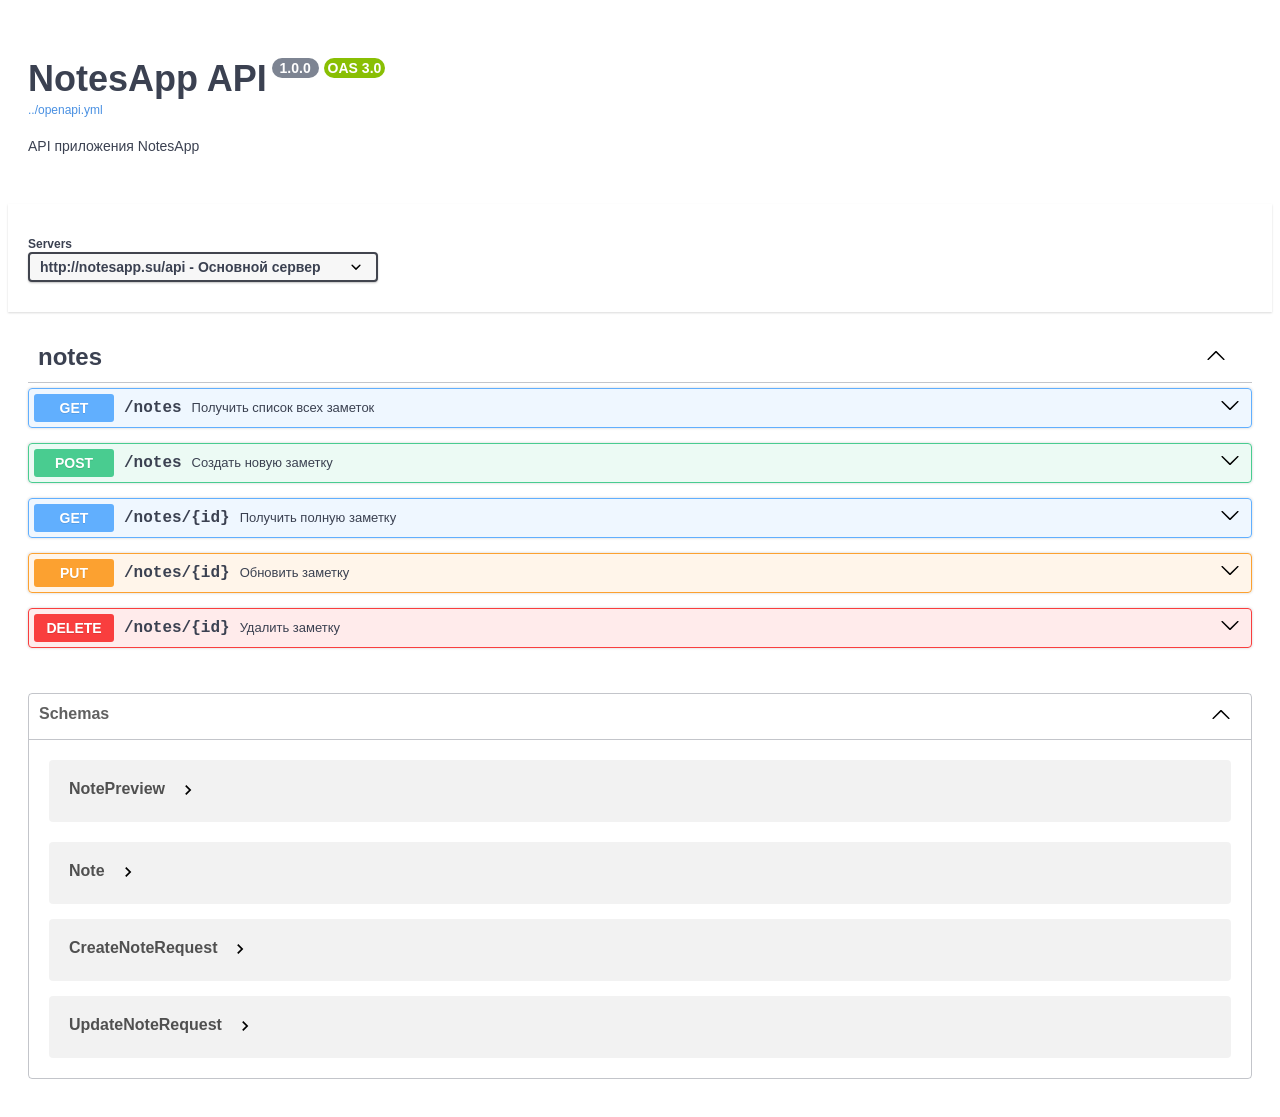
<file: assignments/api-doc/swagger-a0008361.html>
<!DOCTYPE html>
<html lang="en">

<head>
  <meta charset="UTF-8">
  <title>Swagger UI</title>
  <link rel="stylesheet" type="text/css" href="../../assets/stylesheets/swagger-ui.css" />
  
</head>

<body style="overflow:hidden;">
  <div id="swagger-ui"></div>
  <script src="../../assets/javascripts/swagger-ui-bundle.js" charset="UTF-8"> </script>
  <script src="../../assets/javascripts/swagger-ui-standalone-preset.js" charset="UTF-8"> </script>
  <script>
    window.onload = function () {
      
        var url = "../openapi.yml";
        
      
      window.ui = SwaggerUIBundle({
        dom_id: "#swagger-ui",
        onComplete: onComplete,
        presets: [
          SwaggerUIBundle.presets.apis,
          SwaggerUIStandalonePreset
        ],
        
        url,
        
        
        "oauth2RedirectUrl": new URL("../../assets/swagger-ui/oauth2-redirect.html",window.location.href).href,
        
        "validatorUrl": "none",
        
    "docExpansion": "list",
    "filter": false,
    "tryItOutEnabled": false,
    "supportedSubmitMethods": [
        "get",
        "put",
        "post",
        "delete",
        "options",
        "head",
        "patch",
        "trace"
    ],
    "validatorUrl": "none",
    "extra_css": [],
    "dark_scheme_name": "slate",
    "filter_files": [],
    "syntaxHighlight": {
        "theme": "agate"
    }

      })

      

      if (parent.__init_is_dark_mode) {
          enable_dark_mode();
      }
    }

    enable_dark_mode = function(){
      document.documentElement.classList.add("dark-mode");
    }

    disable_dark_mode = function(){
      document.documentElement.classList.remove("dark-mode");
    }

    const resize_ob = new ResizeObserver(function(entries) {
      parent.update_swagger_ui_iframe_height("a0008361");
    });

    // start observing for resizing
    resize_ob.observe(document.querySelector("body"));

    // authorize modal position
    var modal_top = 0;

    const mutation_ob = new MutationObserver(function (mutations) {
      if(mutations && mutations[0].addedNodes && mutations[0].addedNodes.length > 0){
        update_modal_top()
      }
    });

    onComplete = function(){
      // start observing for auth-wrapper after Swagger UI loaded
      const div = document.querySelector("div.auth-wrapper");
      if(div){
        mutation_ob.observe(div, {
          childList: true,
        });
      }
    }

    update_top_val = function(top){
      modal_top = top
      update_modal_top()
    }

    update_modal_top = function(){
      let modal_list = document.getElementsByClassName('modal-ux')
      if(modal_list.length > 0){
        let modal = modal_list.item(0)
        const modal_height = modal.offsetHeight
        const padding = 60
        min = parseInt(modal_height/2 + padding)
        max = document.body.scrollHeight - min + padding
        if (modal_top < min) {
          modal.style.top = `${min}px`
        } else if (modal_top > max) {
          modal.style.top = `${max}px`
        } else {
          modal.style.top = `${modal_top}px`
        }
      }
    }
  </script>
</body>

</html>
</file>
<file: assets/stylesheets/swagger-ui.css>
.swagger-ui{color:#3b4151;container-name:swagger-ui;container-type:inline-size;/*! normalize.css v7.0.0 | MIT License | github.com/necolas/normalize.css */font-family:sans-serif}.swagger-ui html{line-height:1.15;-ms-text-size-adjust:100%;-webkit-text-size-adjust:100%}.swagger-ui body{margin:0}.swagger-ui article,.swagger-ui aside,.swagger-ui footer,.swagger-ui header,.swagger-ui nav,.swagger-ui section{display:block}.swagger-ui h1{font-size:2em;margin:.67em 0}.swagger-ui figcaption,.swagger-ui figure,.swagger-ui main{display:block}.swagger-ui figure{margin:1em 40px}.swagger-ui hr{box-sizing:content-box;height:0;overflow:visible}.swagger-ui pre{font-family:monospace,monospace;font-size:1em}.swagger-ui a{background-color:transparent;-webkit-text-decoration-skip:objects}.swagger-ui abbr[title]{border-bottom:none;text-decoration:underline;-webkit-text-decoration:underline dotted;text-decoration:underline dotted}.swagger-ui b,.swagger-ui strong{font-weight:inherit;font-weight:bolder}.swagger-ui code,.swagger-ui kbd,.swagger-ui samp{font-family:monospace,monospace;font-size:1em}.swagger-ui dfn{font-style:italic}.swagger-ui mark{background-color:#ff0;color:#000}.swagger-ui small{font-size:80%}.swagger-ui sub,.swagger-ui sup{font-size:75%;line-height:0;position:relative;vertical-align:baseline}.swagger-ui sub{bottom:-.25em}.swagger-ui sup{top:-.5em}.swagger-ui audio,.swagger-ui video{display:inline-block}.swagger-ui audio:not([controls]){display:none;height:0}.swagger-ui img{border-style:none}.swagger-ui svg:not(:root){overflow:hidden}.swagger-ui button,.swagger-ui input,.swagger-ui optgroup,.swagger-ui select,.swagger-ui textarea{font-family:sans-serif;font-size:100%;line-height:1.15;margin:0}.swagger-ui button,.swagger-ui input{overflow:visible}.swagger-ui button,.swagger-ui select{text-transform:none}.swagger-ui [type=reset],.swagger-ui [type=submit],.swagger-ui button,.swagger-ui html [type=button]{-webkit-appearance:button}.swagger-ui [type=button]::-moz-focus-inner,.swagger-ui [type=reset]::-moz-focus-inner,.swagger-ui [type=submit]::-moz-focus-inner,.swagger-ui button::-moz-focus-inner{border-style:none;padding:0}.swagger-ui [type=button]:-moz-focusring,.swagger-ui [type=reset]:-moz-focusring,.swagger-ui [type=submit]:-moz-focusring,.swagger-ui button:-moz-focusring{outline:1px dotted ButtonText}.swagger-ui fieldset{padding:.35em .75em .625em}.swagger-ui legend{box-sizing:border-box;color:inherit;display:table;max-width:100%;padding:0;white-space:normal}.swagger-ui progress{display:inline-block;vertical-align:baseline}.swagger-ui textarea{overflow:auto}.swagger-ui [type=checkbox],.swagger-ui [type=radio]{box-sizing:border-box;padding:0}.swagger-ui [type=number]::-webkit-inner-spin-button,.swagger-ui [type=number]::-webkit-outer-spin-button{height:auto}.swagger-ui [type=search]{-webkit-appearance:textfield;outline-offset:-2px}.swagger-ui [type=search]::-webkit-search-cancel-button,.swagger-ui [type=search]::-webkit-search-decoration{-webkit-appearance:none}.swagger-ui ::-webkit-file-upload-button{-webkit-appearance:button;font:inherit}.swagger-ui details,.swagger-ui menu{display:block}.swagger-ui summary{display:list-item}.swagger-ui canvas{display:inline-block}.swagger-ui [hidden],.swagger-ui template{display:none}.swagger-ui .debug *{outline:1px solid gold}.swagger-ui .debug-white *{outline:1px solid #fff}.swagger-ui .debug-black *{outline:1px solid #000}.swagger-ui .debug-grid{background:transparent url([data-uri]) repeat 0 0}.swagger-ui .debug-grid-16{background:transparent url([data-uri]) repeat 0 0}.swagger-ui .debug-grid-8-solid{background:#fff url([data-uri]) repeat 0 0}.swagger-ui .debug-grid-16-solid{background:#fff url([data-uri]) repeat 0 0}.swagger-ui .border-box,.swagger-ui a,.swagger-ui article,.swagger-ui body,.swagger-ui code,.swagger-ui dd,.swagger-ui div,.swagger-ui dl,.swagger-ui dt,.swagger-ui fieldset,.swagger-ui footer,.swagger-ui form,.swagger-ui h1,.swagger-ui h2,.swagger-ui h3,.swagger-ui h4,.swagger-ui h5,.swagger-ui h6,.swagger-ui header,.swagger-ui html,.swagger-ui input[type=email],.swagger-ui input[type=number],.swagger-ui input[type=password],.swagger-ui input[type=tel],.swagger-ui input[type=text],.swagger-ui input[type=url],.swagger-ui legend,.swagger-ui li,.swagger-ui main,.swagger-ui ol,.swagger-ui p,.swagger-ui pre,.swagger-ui section,.swagger-ui table,.swagger-ui td,.swagger-ui textarea,.swagger-ui th,.swagger-ui tr,.swagger-ui ul{box-sizing:border-box}.swagger-ui .aspect-ratio{height:0;position:relative}.swagger-ui .aspect-ratio--16x9{padding-bottom:56.25%}.swagger-ui .aspect-ratio--9x16{padding-bottom:177.77%}.swagger-ui .aspect-ratio--4x3{padding-bottom:75%}.swagger-ui .aspect-ratio--3x4{padding-bottom:133.33%}.swagger-ui .aspect-ratio--6x4{padding-bottom:66.6%}.swagger-ui .aspect-ratio--4x6{padding-bottom:150%}.swagger-ui .aspect-ratio--8x5{padding-bottom:62.5%}.swagger-ui .aspect-ratio--5x8{padding-bottom:160%}.swagger-ui .aspect-ratio--7x5{padding-bottom:71.42%}.swagger-ui .aspect-ratio--5x7{padding-bottom:140%}.swagger-ui .aspect-ratio--1x1{padding-bottom:100%}.swagger-ui .aspect-ratio--object{bottom:0;height:100%;left:0;position:absolute;right:0;top:0;width:100%;z-index:100}@media screen and (min-width:30em){.swagger-ui .aspect-ratio-ns{height:0;position:relative}.swagger-ui .aspect-ratio--16x9-ns{padding-bottom:56.25%}.swagger-ui .aspect-ratio--9x16-ns{padding-bottom:177.77%}.swagger-ui .aspect-ratio--4x3-ns{padding-bottom:75%}.swagger-ui .aspect-ratio--3x4-ns{padding-bottom:133.33%}.swagger-ui .aspect-ratio--6x4-ns{padding-bottom:66.6%}.swagger-ui .aspect-ratio--4x6-ns{padding-bottom:150%}.swagger-ui .aspect-ratio--8x5-ns{padding-bottom:62.5%}.swagger-ui .aspect-ratio--5x8-ns{padding-bottom:160%}.swagger-ui .aspect-ratio--7x5-ns{padding-bottom:71.42%}.swagger-ui .aspect-ratio--5x7-ns{padding-bottom:140%}.swagger-ui .aspect-ratio--1x1-ns{padding-bottom:100%}.swagger-ui .aspect-ratio--object-ns{bottom:0;height:100%;left:0;position:absolute;right:0;top:0;width:100%;z-index:100}}@media screen and (min-width:30em)and (max-width:60em){.swagger-ui .aspect-ratio-m{height:0;position:relative}.swagger-ui .aspect-ratio--16x9-m{padding-bottom:56.25%}.swagger-ui .aspect-ratio--9x16-m{padding-bottom:177.77%}.swagger-ui .aspect-ratio--4x3-m{padding-bottom:75%}.swagger-ui .aspect-ratio--3x4-m{padding-bottom:133.33%}.swagger-ui .aspect-ratio--6x4-m{padding-bottom:66.6%}.swagger-ui .aspect-ratio--4x6-m{padding-bottom:150%}.swagger-ui .aspect-ratio--8x5-m{padding-bottom:62.5%}.swagger-ui .aspect-ratio--5x8-m{padding-bottom:160%}.swagger-ui .aspect-ratio--7x5-m{padding-bottom:71.42%}.swagger-ui .aspect-ratio--5x7-m{padding-bottom:140%}.swagger-ui .aspect-ratio--1x1-m{padding-bottom:100%}.swagger-ui .aspect-ratio--object-m{bottom:0;height:100%;left:0;position:absolute;right:0;top:0;width:100%;z-index:100}}@media screen and (min-width:60em){.swagger-ui .aspect-ratio-l{height:0;position:relative}.swagger-ui .aspect-ratio--16x9-l{padding-bottom:56.25%}.swagger-ui .aspect-ratio--9x16-l{padding-bottom:177.77%}.swagger-ui .aspect-ratio--4x3-l{padding-bottom:75%}.swagger-ui .aspect-ratio--3x4-l{padding-bottom:133.33%}.swagger-ui .aspect-ratio--6x4-l{padding-bottom:66.6%}.swagger-ui .aspect-ratio--4x6-l{padding-bottom:150%}.swagger-ui .aspect-ratio--8x5-l{padding-bottom:62.5%}.swagger-ui .aspect-ratio--5x8-l{padding-bottom:160%}.swagger-ui .aspect-ratio--7x5-l{padding-bottom:71.42%}.swagger-ui .aspect-ratio--5x7-l{padding-bottom:140%}.swagger-ui .aspect-ratio--1x1-l{padding-bottom:100%}.swagger-ui .aspect-ratio--object-l{bottom:0;height:100%;left:0;position:absolute;right:0;top:0;width:100%;z-index:100}}.swagger-ui img{max-width:100%}.swagger-ui .cover{background-size:cover!important}.swagger-ui .contain{background-size:contain!important}@media screen and (min-width:30em){.swagger-ui .cover-ns{background-size:cover!important}.swagger-ui .contain-ns{background-size:contain!important}}@media screen and (min-width:30em)and (max-width:60em){.swagger-ui .cover-m{background-size:cover!important}.swagger-ui .contain-m{background-size:contain!important}}@media screen and (min-width:60em){.swagger-ui .cover-l{background-size:cover!important}.swagger-ui .contain-l{background-size:contain!important}}.swagger-ui .bg-center{background-position:50%;background-repeat:no-repeat}.swagger-ui .bg-top{background-position:top;background-repeat:no-repeat}.swagger-ui .bg-right{background-position:100%;background-repeat:no-repeat}.swagger-ui .bg-bottom{background-position:bottom;background-repeat:no-repeat}.swagger-ui .bg-left{background-position:0;background-repeat:no-repeat}@media screen and (min-width:30em){.swagger-ui .bg-center-ns{background-position:50%;background-repeat:no-repeat}.swagger-ui .bg-top-ns{background-position:top;background-repeat:no-repeat}.swagger-ui .bg-right-ns{background-position:100%;background-repeat:no-repeat}.swagger-ui .bg-bottom-ns{background-position:bottom;background-repeat:no-repeat}.swagger-ui .bg-left-ns{background-position:0;background-repeat:no-repeat}}@media screen and (min-width:30em)and (max-width:60em){.swagger-ui .bg-center-m{background-position:50%;background-repeat:no-repeat}.swagger-ui .bg-top-m{background-position:top;background-repeat:no-repeat}.swagger-ui .bg-right-m{background-position:100%;background-repeat:no-repeat}.swagger-ui .bg-bottom-m{background-position:bottom;background-repeat:no-repeat}.swagger-ui .bg-left-m{background-position:0;background-repeat:no-repeat}}@media screen and (min-width:60em){.swagger-ui .bg-center-l{background-position:50%;background-repeat:no-repeat}.swagger-ui .bg-top-l{background-position:top;background-repeat:no-repeat}.swagger-ui .bg-right-l{background-position:100%;background-repeat:no-repeat}.swagger-ui .bg-bottom-l{background-position:bottom;background-repeat:no-repeat}.swagger-ui .bg-left-l{background-position:0;background-repeat:no-repeat}}.swagger-ui .outline{outline:1px solid}.swagger-ui .outline-transparent{outline:1px solid transparent}.swagger-ui .outline-0{outline:0}@media screen and (min-width:30em){.swagger-ui .outline-ns{outline:1px solid}.swagger-ui .outline-transparent-ns{outline:1px solid transparent}.swagger-ui .outline-0-ns{outline:0}}@media screen and (min-width:30em)and (max-width:60em){.swagger-ui .outline-m{outline:1px solid}.swagger-ui .outline-transparent-m{outline:1px solid transparent}.swagger-ui .outline-0-m{outline:0}}@media screen and (min-width:60em){.swagger-ui .outline-l{outline:1px solid}.swagger-ui .outline-transparent-l{outline:1px solid transparent}.swagger-ui .outline-0-l{outline:0}}.swagger-ui .ba{border-style:solid;border-width:1px}.swagger-ui .bt{border-top-style:solid;border-top-width:1px}.swagger-ui .br{border-right-style:solid;border-right-width:1px}.swagger-ui .bb{border-bottom-style:solid;border-bottom-width:1px}.swagger-ui .bl{border-left-style:solid;border-left-width:1px}.swagger-ui .bn{border-style:none;border-width:0}@media screen and (min-width:30em){.swagger-ui .ba-ns{border-style:solid;border-width:1px}.swagger-ui .bt-ns{border-top-style:solid;border-top-width:1px}.swagger-ui .br-ns{border-right-style:solid;border-right-width:1px}.swagger-ui .bb-ns{border-bottom-style:solid;border-bottom-width:1px}.swagger-ui .bl-ns{border-left-style:solid;border-left-width:1px}.swagger-ui .bn-ns{border-style:none;border-width:0}}@media screen and (min-width:30em)and (max-width:60em){.swagger-ui .ba-m{border-style:solid;border-width:1px}.swagger-ui .bt-m{border-top-style:solid;border-top-width:1px}.swagger-ui .br-m{border-right-style:solid;border-right-width:1px}.swagger-ui .bb-m{border-bottom-style:solid;border-bottom-width:1px}.swagger-ui .bl-m{border-left-style:solid;border-left-width:1px}.swagger-ui .bn-m{border-style:none;border-width:0}}@media screen and (min-width:60em){.swagger-ui .ba-l{border-style:solid;border-width:1px}.swagger-ui .bt-l{border-top-style:solid;border-top-width:1px}.swagger-ui .br-l{border-right-style:solid;border-right-width:1px}.swagger-ui .bb-l{border-bottom-style:solid;border-bottom-width:1px}.swagger-ui .bl-l{border-left-style:solid;border-left-width:1px}.swagger-ui .bn-l{border-style:none;border-width:0}}.swagger-ui .b--black{border-color:#000}.swagger-ui .b--near-black{border-color:#111}.swagger-ui .b--dark-gray{border-color:#333}.swagger-ui .b--mid-gray{border-color:#555}.swagger-ui .b--gray{border-color:#777}.swagger-ui .b--silver{border-color:#999}.swagger-ui .b--light-silver{border-color:#aaa}.swagger-ui .b--moon-gray{border-color:#ccc}.swagger-ui .b--light-gray{border-color:#eee}.swagger-ui .b--near-white{border-color:#f4f4f4}.swagger-ui .b--white{border-color:#fff}.swagger-ui .b--white-90{border-color:hsla(0,0%,100%,.9)}.swagger-ui .b--white-80{border-color:hsla(0,0%,100%,.8)}.swagger-ui .b--white-70{border-color:hsla(0,0%,100%,.7)}.swagger-ui .b--white-60{border-color:hsla(0,0%,100%,.6)}.swagger-ui .b--white-50{border-color:hsla(0,0%,100%,.5)}.swagger-ui .b--white-40{border-color:hsla(0,0%,100%,.4)}.swagger-ui .b--white-30{border-color:hsla(0,0%,100%,.3)}.swagger-ui .b--white-20{border-color:hsla(0,0%,100%,.2)}.swagger-ui .b--white-10{border-color:hsla(0,0%,100%,.1)}.swagger-ui .b--white-05{border-color:hsla(0,0%,100%,.05)}.swagger-ui .b--white-025{border-color:hsla(0,0%,100%,.025)}.swagger-ui .b--white-0125{border-color:hsla(0,0%,100%,.013)}.swagger-ui .b--black-90{border-color:rgba(0,0,0,.9)}.swagger-ui .b--black-80{border-color:rgba(0,0,0,.8)}.swagger-ui .b--black-70{border-color:rgba(0,0,0,.7)}.swagger-ui .b--black-60{border-color:rgba(0,0,0,.6)}.swagger-ui .b--black-50{border-color:rgba(0,0,0,.5)}.swagger-ui .b--black-40{border-color:rgba(0,0,0,.4)}.swagger-ui .b--black-30{border-color:rgba(0,0,0,.3)}.swagger-ui .b--black-20{border-color:rgba(0,0,0,.2)}.swagger-ui .b--black-10{border-color:rgba(0,0,0,.1)}.swagger-ui .b--black-05{border-color:rgba(0,0,0,.05)}.swagger-ui .b--black-025{border-color:rgba(0,0,0,.025)}.swagger-ui .b--black-0125{border-color:rgba(0,0,0,.013)}.swagger-ui .b--dark-red{border-color:#e7040f}.swagger-ui .b--red{border-color:#ff4136}.swagger-ui .b--light-red{border-color:#ff725c}.swagger-ui .b--orange{border-color:#ff6300}.swagger-ui .b--gold{border-color:#ffb700}.swagger-ui .b--yellow{border-color:gold}.swagger-ui .b--light-yellow{border-color:#fbf1a9}.swagger-ui .b--purple{border-color:#5e2ca5}.swagger-ui .b--light-purple{border-color:#a463f2}.swagger-ui .b--dark-pink{border-color:#d5008f}.swagger-ui .b--hot-pink{border-color:#ff41b4}.swagger-ui .b--pink{border-color:#ff80cc}.swagger-ui .b--light-pink{border-color:#ffa3d7}.swagger-ui .b--dark-green{border-color:#137752}.swagger-ui .b--green{border-color:#19a974}.swagger-ui .b--light-green{border-color:#9eebcf}.swagger-ui .b--navy{border-color:#001b44}.swagger-ui .b--dark-blue{border-color:#00449e}.swagger-ui .b--blue{border-color:#357edd}.swagger-ui .b--light-blue{border-color:#96ccff}.swagger-ui .b--lightest-blue{border-color:#cdecff}.swagger-ui .b--washed-blue{border-color:#f6fffe}.swagger-ui .b--washed-green{border-color:#e8fdf5}.swagger-ui .b--washed-yellow{border-color:#fffceb}.swagger-ui .b--washed-red{border-color:#ffdfdf}.swagger-ui .b--transparent{border-color:transparent}.swagger-ui .b--inherit{border-color:inherit}.swagger-ui .br0{border-radius:0}.swagger-ui .br1{border-radius:.125rem}.swagger-ui .br2{border-radius:.25rem}.swagger-ui .br3{border-radius:.5rem}.swagger-ui .br4{border-radius:1rem}.swagger-ui .br-100{border-radius:100%}.swagger-ui .br-pill{border-radius:9999px}.swagger-ui .br--bottom{border-top-left-radius:0;border-top-right-radius:0}.swagger-ui .br--top{border-bottom-left-radius:0;border-bottom-right-radius:0}.swagger-ui .br--right{border-bottom-left-radius:0;border-top-left-radius:0}.swagger-ui .br--left{border-bottom-right-radius:0;border-top-right-radius:0}@media screen and (min-width:30em){.swagger-ui .br0-ns{border-radius:0}.swagger-ui .br1-ns{border-radius:.125rem}.swagger-ui .br2-ns{border-radius:.25rem}.swagger-ui .br3-ns{border-radius:.5rem}.swagger-ui .br4-ns{border-radius:1rem}.swagger-ui .br-100-ns{border-radius:100%}.swagger-ui .br-pill-ns{border-radius:9999px}.swagger-ui .br--bottom-ns{border-top-left-radius:0;border-top-right-radius:0}.swagger-ui .br--top-ns{border-bottom-left-radius:0;border-bottom-right-radius:0}.swagger-ui .br--right-ns{border-bottom-left-radius:0;border-top-left-radius:0}.swagger-ui .br--left-ns{border-bottom-right-radius:0;border-top-right-radius:0}}@media screen and (min-width:30em)and (max-width:60em){.swagger-ui .br0-m{border-radius:0}.swagger-ui .br1-m{border-radius:.125rem}.swagger-ui .br2-m{border-radius:.25rem}.swagger-ui .br3-m{border-radius:.5rem}.swagger-ui .br4-m{border-radius:1rem}.swagger-ui .br-100-m{border-radius:100%}.swagger-ui .br-pill-m{border-radius:9999px}.swagger-ui .br--bottom-m{border-top-left-radius:0;border-top-right-radius:0}.swagger-ui .br--top-m{border-bottom-left-radius:0;border-bottom-right-radius:0}.swagger-ui .br--right-m{border-bottom-left-radius:0;border-top-left-radius:0}.swagger-ui .br--left-m{border-bottom-right-radius:0;border-top-right-radius:0}}@media screen and (min-width:60em){.swagger-ui .br0-l{border-radius:0}.swagger-ui .br1-l{border-radius:.125rem}.swagger-ui .br2-l{border-radius:.25rem}.swagger-ui .br3-l{border-radius:.5rem}.swagger-ui .br4-l{border-radius:1rem}.swagger-ui .br-100-l{border-radius:100%}.swagger-ui .br-pill-l{border-radius:9999px}.swagger-ui .br--bottom-l{border-top-left-radius:0;border-top-right-radius:0}.swagger-ui .br--top-l{border-bottom-left-radius:0;border-bottom-right-radius:0}.swagger-ui .br--right-l{border-bottom-left-radius:0;border-top-left-radius:0}.swagger-ui .br--left-l{border-bottom-right-radius:0;border-top-right-radius:0}}.swagger-ui .b--dotted{border-style:dotted}.swagger-ui .b--dashed{border-style:dashed}.swagger-ui .b--solid{border-style:solid}.swagger-ui .b--none{border-style:none}@media screen and (min-width:30em){.swagger-ui .b--dotted-ns{border-style:dotted}.swagger-ui .b--dashed-ns{border-style:dashed}.swagger-ui .b--solid-ns{border-style:solid}.swagger-ui .b--none-ns{border-style:none}}@media screen and (min-width:30em)and (max-width:60em){.swagger-ui .b--dotted-m{border-style:dotted}.swagger-ui .b--dashed-m{border-style:dashed}.swagger-ui .b--solid-m{border-style:solid}.swagger-ui .b--none-m{border-style:none}}@media screen and (min-width:60em){.swagger-ui .b--dotted-l{border-style:dotted}.swagger-ui .b--dashed-l{border-style:dashed}.swagger-ui .b--solid-l{border-style:solid}.swagger-ui .b--none-l{border-style:none}}.swagger-ui .bw0{border-width:0}.swagger-ui .bw1{border-width:.125rem}.swagger-ui .bw2{border-width:.25rem}.swagger-ui .bw3{border-width:.5rem}.swagger-ui .bw4{border-width:1rem}.swagger-ui .bw5{border-width:2rem}.swagger-ui .bt-0{border-top-width:0}.swagger-ui .br-0{border-right-width:0}.swagger-ui .bb-0{border-bottom-width:0}.swagger-ui .bl-0{border-left-width:0}@media screen and (min-width:30em){.swagger-ui .bw0-ns{border-width:0}.swagger-ui .bw1-ns{border-width:.125rem}.swagger-ui .bw2-ns{border-width:.25rem}.swagger-ui .bw3-ns{border-width:.5rem}.swagger-ui .bw4-ns{border-width:1rem}.swagger-ui .bw5-ns{border-width:2rem}.swagger-ui .bt-0-ns{border-top-width:0}.swagger-ui .br-0-ns{border-right-width:0}.swagger-ui .bb-0-ns{border-bottom-width:0}.swagger-ui .bl-0-ns{border-left-width:0}}@media screen and (min-width:30em)and (max-width:60em){.swagger-ui .bw0-m{border-width:0}.swagger-ui .bw1-m{border-width:.125rem}.swagger-ui .bw2-m{border-width:.25rem}.swagger-ui .bw3-m{border-width:.5rem}.swagger-ui .bw4-m{border-width:1rem}.swagger-ui .bw5-m{border-width:2rem}.swagger-ui .bt-0-m{border-top-width:0}.swagger-ui .br-0-m{border-right-width:0}.swagger-ui .bb-0-m{border-bottom-width:0}.swagger-ui .bl-0-m{border-left-width:0}}@media screen and (min-width:60em){.swagger-ui .bw0-l{border-width:0}.swagger-ui .bw1-l{border-width:.125rem}.swagger-ui .bw2-l{border-width:.25rem}.swagger-ui .bw3-l{border-width:.5rem}.swagger-ui .bw4-l{border-width:1rem}.swagger-ui .bw5-l{border-width:2rem}.swagger-ui .bt-0-l{border-top-width:0}.swagger-ui .br-0-l{border-right-width:0}.swagger-ui .bb-0-l{border-bottom-width:0}.swagger-ui .bl-0-l{border-left-width:0}}.swagger-ui .shadow-1{box-shadow:0 0 4px 2px rgba(0,0,0,.2)}.swagger-ui .shadow-2{box-shadow:0 0 8px 2px rgba(0,0,0,.2)}.swagger-ui .shadow-3{box-shadow:2px 2px 4px 2px rgba(0,0,0,.2)}.swagger-ui .shadow-4{box-shadow:2px 2px 8px 0 rgba(0,0,0,.2)}.swagger-ui .shadow-5{box-shadow:4px 4px 8px 0 rgba(0,0,0,.2)}@media screen and (min-width:30em){.swagger-ui .shadow-1-ns{box-shadow:0 0 4px 2px rgba(0,0,0,.2)}.swagger-ui .shadow-2-ns{box-shadow:0 0 8px 2px rgba(0,0,0,.2)}.swagger-ui .shadow-3-ns{box-shadow:2px 2px 4px 2px rgba(0,0,0,.2)}.swagger-ui .shadow-4-ns{box-shadow:2px 2px 8px 0 rgba(0,0,0,.2)}.swagger-ui .shadow-5-ns{box-shadow:4px 4px 8px 0 rgba(0,0,0,.2)}}@media screen and (min-width:30em)and (max-width:60em){.swagger-ui .shadow-1-m{box-shadow:0 0 4px 2px rgba(0,0,0,.2)}.swagger-ui .shadow-2-m{box-shadow:0 0 8px 2px rgba(0,0,0,.2)}.swagger-ui .shadow-3-m{box-shadow:2px 2px 4px 2px rgba(0,0,0,.2)}.swagger-ui .shadow-4-m{box-shadow:2px 2px 8px 0 rgba(0,0,0,.2)}.swagger-ui .shadow-5-m{box-shadow:4px 4px 8px 0 rgba(0,0,0,.2)}}@media screen and (min-width:60em){.swagger-ui .shadow-1-l{box-shadow:0 0 4px 2px rgba(0,0,0,.2)}.swagger-ui .shadow-2-l{box-shadow:0 0 8px 2px rgba(0,0,0,.2)}.swagger-ui .shadow-3-l{box-shadow:2px 2px 4px 2px rgba(0,0,0,.2)}.swagger-ui .shadow-4-l{box-shadow:2px 2px 8px 0 rgba(0,0,0,.2)}.swagger-ui .shadow-5-l{box-shadow:4px 4px 8px 0 rgba(0,0,0,.2)}}.swagger-ui .pre{overflow-x:auto;overflow-y:hidden;overflow:scroll}.swagger-ui .top-0{top:0}.swagger-ui .right-0{right:0}.swagger-ui .bottom-0{bottom:0}.swagger-ui .left-0{left:0}.swagger-ui .top-1{top:1rem}.swagger-ui .right-1{right:1rem}.swagger-ui .bottom-1{bottom:1rem}.swagger-ui .left-1{left:1rem}.swagger-ui .top-2{top:2rem}.swagger-ui .right-2{right:2rem}.swagger-ui .bottom-2{bottom:2rem}.swagger-ui .left-2{left:2rem}.swagger-ui .top--1{top:-1rem}.swagger-ui .right--1{right:-1rem}.swagger-ui .bottom--1{bottom:-1rem}.swagger-ui .left--1{left:-1rem}.swagger-ui .top--2{top:-2rem}.swagger-ui .right--2{right:-2rem}.swagger-ui .bottom--2{bottom:-2rem}.swagger-ui .left--2{left:-2rem}.swagger-ui .absolute--fill{bottom:0;left:0;right:0;top:0}@media screen and (min-width:30em){.swagger-ui .top-0-ns{top:0}.swagger-ui .left-0-ns{left:0}.swagger-ui .right-0-ns{right:0}.swagger-ui .bottom-0-ns{bottom:0}.swagger-ui .top-1-ns{top:1rem}.swagger-ui .left-1-ns{left:1rem}.swagger-ui .right-1-ns{right:1rem}.swagger-ui .bottom-1-ns{bottom:1rem}.swagger-ui .top-2-ns{top:2rem}.swagger-ui .left-2-ns{left:2rem}.swagger-ui .right-2-ns{right:2rem}.swagger-ui .bottom-2-ns{bottom:2rem}.swagger-ui .top--1-ns{top:-1rem}.swagger-ui .right--1-ns{right:-1rem}.swagger-ui .bottom--1-ns{bottom:-1rem}.swagger-ui .left--1-ns{left:-1rem}.swagger-ui .top--2-ns{top:-2rem}.swagger-ui .right--2-ns{right:-2rem}.swagger-ui .bottom--2-ns{bottom:-2rem}.swagger-ui .left--2-ns{left:-2rem}.swagger-ui .absolute--fill-ns{bottom:0;left:0;right:0;top:0}}@media screen and (min-width:30em)and (max-width:60em){.swagger-ui .top-0-m{top:0}.swagger-ui .left-0-m{left:0}.swagger-ui .right-0-m{right:0}.swagger-ui .bottom-0-m{bottom:0}.swagger-ui .top-1-m{top:1rem}.swagger-ui .left-1-m{left:1rem}.swagger-ui .right-1-m{right:1rem}.swagger-ui .bottom-1-m{bottom:1rem}.swagger-ui .top-2-m{top:2rem}.swagger-ui .left-2-m{left:2rem}.swagger-ui .right-2-m{right:2rem}.swagger-ui .bottom-2-m{bottom:2rem}.swagger-ui .top--1-m{top:-1rem}.swagger-ui .right--1-m{right:-1rem}.swagger-ui .bottom--1-m{bottom:-1rem}.swagger-ui .left--1-m{left:-1rem}.swagger-ui .top--2-m{top:-2rem}.swagger-ui .right--2-m{right:-2rem}.swagger-ui .bottom--2-m{bottom:-2rem}.swagger-ui .left--2-m{left:-2rem}.swagger-ui .absolute--fill-m{bottom:0;left:0;right:0;top:0}}@media screen and (min-width:60em){.swagger-ui .top-0-l{top:0}.swagger-ui .left-0-l{left:0}.swagger-ui .right-0-l{right:0}.swagger-ui .bottom-0-l{bottom:0}.swagger-ui .top-1-l{top:1rem}.swagger-ui .left-1-l{left:1rem}.swagger-ui .right-1-l{right:1rem}.swagger-ui .bottom-1-l{bottom:1rem}.swagger-ui .top-2-l{top:2rem}.swagger-ui .left-2-l{left:2rem}.swagger-ui .right-2-l{right:2rem}.swagger-ui .bottom-2-l{bottom:2rem}.swagger-ui .top--1-l{top:-1rem}.swagger-ui .right--1-l{right:-1rem}.swagger-ui .bottom--1-l{bottom:-1rem}.swagger-ui .left--1-l{left:-1rem}.swagger-ui .top--2-l{top:-2rem}.swagger-ui .right--2-l{right:-2rem}.swagger-ui .bottom--2-l{bottom:-2rem}.swagger-ui .left--2-l{left:-2rem}.swagger-ui .absolute--fill-l{bottom:0;left:0;right:0;top:0}}.swagger-ui .cf:after,.swagger-ui .cf:before{content:" ";display:table}.swagger-ui .cf:after{clear:both}.swagger-ui .cf{zoom:1}.swagger-ui .cl{clear:left}.swagger-ui .cr{clear:right}.swagger-ui .cb{clear:both}.swagger-ui .cn{clear:none}@media screen and (min-width:30em){.swagger-ui .cl-ns{clear:left}.swagger-ui .cr-ns{clear:right}.swagger-ui .cb-ns{clear:both}.swagger-ui .cn-ns{clear:none}}@media screen and (min-width:30em)and (max-width:60em){.swagger-ui .cl-m{clear:left}.swagger-ui .cr-m{clear:right}.swagger-ui .cb-m{clear:both}.swagger-ui .cn-m{clear:none}}@media screen and (min-width:60em){.swagger-ui .cl-l{clear:left}.swagger-ui .cr-l{clear:right}.swagger-ui .cb-l{clear:both}.swagger-ui .cn-l{clear:none}}.swagger-ui .flex{display:flex}.swagger-ui .inline-flex{display:inline-flex}.swagger-ui .flex-auto{flex:1 1 auto;min-height:0;min-width:0}.swagger-ui .flex-none{flex:none}.swagger-ui .flex-column{flex-direction:column}.swagger-ui .flex-row{flex-direction:row}.swagger-ui .flex-wrap{flex-wrap:wrap}.swagger-ui .flex-nowrap{flex-wrap:nowrap}.swagger-ui .flex-wrap-reverse{flex-wrap:wrap-reverse}.swagger-ui .flex-column-reverse{flex-direction:column-reverse}.swagger-ui .flex-row-reverse{flex-direction:row-reverse}.swagger-ui .items-start{align-items:flex-start}.swagger-ui .items-end{align-items:flex-end}.swagger-ui .items-center{align-items:center}.swagger-ui .items-baseline{align-items:baseline}.swagger-ui .items-stretch{align-items:stretch}.swagger-ui .self-start{align-self:flex-start}.swagger-ui .self-end{align-self:flex-end}.swagger-ui .self-center{align-self:center}.swagger-ui .self-baseline{align-self:baseline}.swagger-ui .self-stretch{align-self:stretch}.swagger-ui .justify-start{justify-content:flex-start}.swagger-ui .justify-end{justify-content:flex-end}.swagger-ui .justify-center{justify-content:center}.swagger-ui .justify-between{justify-content:space-between}.swagger-ui .justify-around{justify-content:space-around}.swagger-ui .content-start{align-content:flex-start}.swagger-ui .content-end{align-content:flex-end}.swagger-ui .content-center{align-content:center}.swagger-ui .content-between{align-content:space-between}.swagger-ui .content-around{align-content:space-around}.swagger-ui .content-stretch{align-content:stretch}.swagger-ui .order-0{order:0}.swagger-ui .order-1{order:1}.swagger-ui .order-2{order:2}.swagger-ui .order-3{order:3}.swagger-ui .order-4{order:4}.swagger-ui .order-5{order:5}.swagger-ui .order-6{order:6}.swagger-ui .order-7{order:7}.swagger-ui .order-8{order:8}.swagger-ui .order-last{order:99999}.swagger-ui .flex-grow-0{flex-grow:0}.swagger-ui .flex-grow-1{flex-grow:1}.swagger-ui .flex-shrink-0{flex-shrink:0}.swagger-ui .flex-shrink-1{flex-shrink:1}@media screen and (min-width:30em){.swagger-ui .flex-ns{display:flex}.swagger-ui .inline-flex-ns{display:inline-flex}.swagger-ui .flex-auto-ns{flex:1 1 auto;min-height:0;min-width:0}.swagger-ui .flex-none-ns{flex:none}.swagger-ui .flex-column-ns{flex-direction:column}.swagger-ui .flex-row-ns{flex-direction:row}.swagger-ui .flex-wrap-ns{flex-wrap:wrap}.swagger-ui .flex-nowrap-ns{flex-wrap:nowrap}.swagger-ui .flex-wrap-reverse-ns{flex-wrap:wrap-reverse}.swagger-ui .flex-column-reverse-ns{flex-direction:column-reverse}.swagger-ui .flex-row-reverse-ns{flex-direction:row-reverse}.swagger-ui .items-start-ns{align-items:flex-start}.swagger-ui .items-end-ns{align-items:flex-end}.swagger-ui .items-center-ns{align-items:center}.swagger-ui .items-baseline-ns{align-items:baseline}.swagger-ui .items-stretch-ns{align-items:stretch}.swagger-ui .self-start-ns{align-self:flex-start}.swagger-ui .self-end-ns{align-self:flex-end}.swagger-ui .self-center-ns{align-self:center}.swagger-ui .self-baseline-ns{align-self:baseline}.swagger-ui .self-stretch-ns{align-self:stretch}.swagger-ui .justify-start-ns{justify-content:flex-start}.swagger-ui .justify-end-ns{justify-content:flex-end}.swagger-ui .justify-center-ns{justify-content:center}.swagger-ui .justify-between-ns{justify-content:space-between}.swagger-ui .justify-around-ns{justify-content:space-around}.swagger-ui .content-start-ns{align-content:flex-start}.swagger-ui .content-end-ns{align-content:flex-end}.swagger-ui .content-center-ns{align-content:center}.swagger-ui .content-between-ns{align-content:space-between}.swagger-ui .content-around-ns{align-content:space-around}.swagger-ui .content-stretch-ns{align-content:stretch}.swagger-ui .order-0-ns{order:0}.swagger-ui .order-1-ns{order:1}.swagger-ui .order-2-ns{order:2}.swagger-ui .order-3-ns{order:3}.swagger-ui .order-4-ns{order:4}.swagger-ui .order-5-ns{order:5}.swagger-ui .order-6-ns{order:6}.swagger-ui .order-7-ns{order:7}.swagger-ui .order-8-ns{order:8}.swagger-ui .order-last-ns{order:99999}.swagger-ui .flex-grow-0-ns{flex-grow:0}.swagger-ui .flex-grow-1-ns{flex-grow:1}.swagger-ui .flex-shrink-0-ns{flex-shrink:0}.swagger-ui .flex-shrink-1-ns{flex-shrink:1}}@media screen and (min-width:30em)and (max-width:60em){.swagger-ui .flex-m{display:flex}.swagger-ui .inline-flex-m{display:inline-flex}.swagger-ui .flex-auto-m{flex:1 1 auto;min-height:0;min-width:0}.swagger-ui .flex-none-m{flex:none}.swagger-ui .flex-column-m{flex-direction:column}.swagger-ui .flex-row-m{flex-direction:row}.swagger-ui .flex-wrap-m{flex-wrap:wrap}.swagger-ui .flex-nowrap-m{flex-wrap:nowrap}.swagger-ui .flex-wrap-reverse-m{flex-wrap:wrap-reverse}.swagger-ui .flex-column-reverse-m{flex-direction:column-reverse}.swagger-ui .flex-row-reverse-m{flex-direction:row-reverse}.swagger-ui .items-start-m{align-items:flex-start}.swagger-ui .items-end-m{align-items:flex-end}.swagger-ui .items-center-m{align-items:center}.swagger-ui .items-baseline-m{align-items:baseline}.swagger-ui .items-stretch-m{align-items:stretch}.swagger-ui .self-start-m{align-self:flex-start}.swagger-ui .self-end-m{align-self:flex-end}.swagger-ui .self-center-m{align-self:center}.swagger-ui .self-baseline-m{align-self:baseline}.swagger-ui .self-stretch-m{align-self:stretch}.swagger-ui .justify-start-m{justify-content:flex-start}.swagger-ui .justify-end-m{justify-content:flex-end}.swagger-ui .justify-center-m{justify-content:center}.swagger-ui .justify-between-m{justify-content:space-between}.swagger-ui .justify-around-m{justify-content:space-around}.swagger-ui .content-start-m{align-content:flex-start}.swagger-ui .content-end-m{align-content:flex-end}.swagger-ui .content-center-m{align-content:center}.swagger-ui .content-between-m{align-content:space-between}.swagger-ui .content-around-m{align-content:space-around}.swagger-ui .content-stretch-m{align-content:stretch}.swagger-ui .order-0-m{order:0}.swagger-ui .order-1-m{order:1}.swagger-ui .order-2-m{order:2}.swagger-ui .order-3-m{order:3}.swagger-ui .order-4-m{order:4}.swagger-ui .order-5-m{order:5}.swagger-ui .order-6-m{order:6}.swagger-ui .order-7-m{order:7}.swagger-ui .order-8-m{order:8}.swagger-ui .order-last-m{order:99999}.swagger-ui .flex-grow-0-m{flex-grow:0}.swagger-ui .flex-grow-1-m{flex-grow:1}.swagger-ui .flex-shrink-0-m{flex-shrink:0}.swagger-ui .flex-shrink-1-m{flex-shrink:1}}@media screen and (min-width:60em){.swagger-ui .flex-l{display:flex}.swagger-ui .inline-flex-l{display:inline-flex}.swagger-ui .flex-auto-l{flex:1 1 auto;min-height:0;min-width:0}.swagger-ui .flex-none-l{flex:none}.swagger-ui .flex-column-l{flex-direction:column}.swagger-ui .flex-row-l{flex-direction:row}.swagger-ui .flex-wrap-l{flex-wrap:wrap}.swagger-ui .flex-nowrap-l{flex-wrap:nowrap}.swagger-ui .flex-wrap-reverse-l{flex-wrap:wrap-reverse}.swagger-ui .flex-column-reverse-l{flex-direction:column-reverse}.swagger-ui .flex-row-reverse-l{flex-direction:row-reverse}.swagger-ui .items-start-l{align-items:flex-start}.swagger-ui .items-end-l{align-items:flex-end}.swagger-ui .items-center-l{align-items:center}.swagger-ui .items-baseline-l{align-items:baseline}.swagger-ui .items-stretch-l{align-items:stretch}.swagger-ui .self-start-l{align-self:flex-start}.swagger-ui .self-end-l{align-self:flex-end}.swagger-ui .self-center-l{align-self:center}.swagger-ui .self-baseline-l{align-self:baseline}.swagger-ui .self-stretch-l{align-self:stretch}.swagger-ui .justify-start-l{justify-content:flex-start}.swagger-ui .justify-end-l{justify-content:flex-end}.swagger-ui .justify-center-l{justify-content:center}.swagger-ui .justify-between-l{justify-content:space-between}.swagger-ui .justify-around-l{justify-content:space-around}.swagger-ui .content-start-l{align-content:flex-start}.swagger-ui .content-end-l{align-content:flex-end}.swagger-ui .content-center-l{align-content:center}.swagger-ui .content-between-l{align-content:space-between}.swagger-ui .content-around-l{align-content:space-around}.swagger-ui .content-stretch-l{align-content:stretch}.swagger-ui .order-0-l{order:0}.swagger-ui .order-1-l{order:1}.swagger-ui .order-2-l{order:2}.swagger-ui .order-3-l{order:3}.swagger-ui .order-4-l{order:4}.swagger-ui .order-5-l{order:5}.swagger-ui .order-6-l{order:6}.swagger-ui .order-7-l{order:7}.swagger-ui .order-8-l{order:8}.swagger-ui .order-last-l{order:99999}.swagger-ui .flex-grow-0-l{flex-grow:0}.swagger-ui .flex-grow-1-l{flex-grow:1}.swagger-ui .flex-shrink-0-l{flex-shrink:0}.swagger-ui .flex-shrink-1-l{flex-shrink:1}}.swagger-ui .dn{display:none}.swagger-ui .di{display:inline}.swagger-ui .db{display:block}.swagger-ui .dib{display:inline-block}.swagger-ui .dit{display:inline-table}.swagger-ui .dt{display:table}.swagger-ui .dtc{display:table-cell}.swagger-ui .dt-row{display:table-row}.swagger-ui .dt-row-group{display:table-row-group}.swagger-ui .dt-column{display:table-column}.swagger-ui .dt-column-group{display:table-column-group}.swagger-ui .dt--fixed{table-layout:fixed;width:100%}@media screen and (min-width:30em){.swagger-ui .dn-ns{display:none}.swagger-ui .di-ns{display:inline}.swagger-ui .db-ns{display:block}.swagger-ui .dib-ns{display:inline-block}.swagger-ui .dit-ns{display:inline-table}.swagger-ui .dt-ns{display:table}.swagger-ui .dtc-ns{display:table-cell}.swagger-ui .dt-row-ns{display:table-row}.swagger-ui .dt-row-group-ns{display:table-row-group}.swagger-ui .dt-column-ns{display:table-column}.swagger-ui .dt-column-group-ns{display:table-column-group}.swagger-ui .dt--fixed-ns{table-layout:fixed;width:100%}}@media screen and (min-width:30em)and (max-width:60em){.swagger-ui .dn-m{display:none}.swagger-ui .di-m{display:inline}.swagger-ui .db-m{display:block}.swagger-ui .dib-m{display:inline-block}.swagger-ui .dit-m{display:inline-table}.swagger-ui .dt-m{display:table}.swagger-ui .dtc-m{display:table-cell}.swagger-ui .dt-row-m{display:table-row}.swagger-ui .dt-row-group-m{display:table-row-group}.swagger-ui .dt-column-m{display:table-column}.swagger-ui .dt-column-group-m{display:table-column-group}.swagger-ui .dt--fixed-m{table-layout:fixed;width:100%}}@media screen and (min-width:60em){.swagger-ui .dn-l{display:none}.swagger-ui .di-l{display:inline}.swagger-ui .db-l{display:block}.swagger-ui .dib-l{display:inline-block}.swagger-ui .dit-l{display:inline-table}.swagger-ui .dt-l{display:table}.swagger-ui .dtc-l{display:table-cell}.swagger-ui .dt-row-l{display:table-row}.swagger-ui .dt-row-group-l{display:table-row-group}.swagger-ui .dt-column-l{display:table-column}.swagger-ui .dt-column-group-l{display:table-column-group}.swagger-ui .dt--fixed-l{table-layout:fixed;width:100%}}.swagger-ui .fl{_display:inline;float:left}.swagger-ui .fr{_display:inline;float:right}.swagger-ui .fn{float:none}@media screen and (min-width:30em){.swagger-ui .fl-ns{_display:inline;float:left}.swagger-ui .fr-ns{_display:inline;float:right}.swagger-ui .fn-ns{float:none}}@media screen and (min-width:30em)and (max-width:60em){.swagger-ui .fl-m{_display:inline;float:left}.swagger-ui .fr-m{_display:inline;float:right}.swagger-ui .fn-m{float:none}}@media screen and (min-width:60em){.swagger-ui .fl-l{_display:inline;float:left}.swagger-ui .fr-l{_display:inline;float:right}.swagger-ui .fn-l{float:none}}.swagger-ui .sans-serif{font-family:-apple-system,BlinkMacSystemFont,avenir next,avenir,helvetica,helvetica neue,ubuntu,roboto,noto,segoe ui,arial,sans-serif}.swagger-ui .serif{font-family:georgia,serif}.swagger-ui .system-sans-serif{font-family:sans-serif}.swagger-ui .system-serif{font-family:serif}.swagger-ui .code,.swagger-ui code{font-family:Consolas,monaco,monospace}.swagger-ui .courier{font-family:Courier Next,courier,monospace}.swagger-ui .helvetica{font-family:helvetica neue,helvetica,sans-serif}.swagger-ui .avenir{font-family:avenir next,avenir,sans-serif}.swagger-ui .athelas{font-family:athelas,georgia,serif}.swagger-ui .georgia{font-family:georgia,serif}.swagger-ui .times{font-family:times,serif}.swagger-ui .bodoni{font-family:Bodoni MT,serif}.swagger-ui .calisto{font-family:Calisto MT,serif}.swagger-ui .garamond{font-family:garamond,serif}.swagger-ui .baskerville{font-family:baskerville,serif}.swagger-ui .i{font-style:italic}.swagger-ui .fs-normal{font-style:normal}@media screen and (min-width:30em){.swagger-ui .i-ns{font-style:italic}.swagger-ui .fs-normal-ns{font-style:normal}}@media screen and (min-width:30em)and (max-width:60em){.swagger-ui .i-m{font-style:italic}.swagger-ui .fs-normal-m{font-style:normal}}@media screen and (min-width:60em){.swagger-ui .i-l{font-style:italic}.swagger-ui .fs-normal-l{font-style:normal}}.swagger-ui .normal{font-weight:400}.swagger-ui .b{font-weight:700}.swagger-ui .fw1{font-weight:100}.swagger-ui .fw2{font-weight:200}.swagger-ui .fw3{font-weight:300}.swagger-ui .fw4{font-weight:400}.swagger-ui .fw5{font-weight:500}.swagger-ui .fw6{font-weight:600}.swagger-ui .fw7{font-weight:700}.swagger-ui .fw8{font-weight:800}.swagger-ui .fw9{font-weight:900}@media screen and (min-width:30em){.swagger-ui .normal-ns{font-weight:400}.swagger-ui .b-ns{font-weight:700}.swagger-ui .fw1-ns{font-weight:100}.swagger-ui .fw2-ns{font-weight:200}.swagger-ui .fw3-ns{font-weight:300}.swagger-ui .fw4-ns{font-weight:400}.swagger-ui .fw5-ns{font-weight:500}.swagger-ui .fw6-ns{font-weight:600}.swagger-ui .fw7-ns{font-weight:700}.swagger-ui .fw8-ns{font-weight:800}.swagger-ui .fw9-ns{font-weight:900}}@media screen and (min-width:30em)and (max-width:60em){.swagger-ui .normal-m{font-weight:400}.swagger-ui .b-m{font-weight:700}.swagger-ui .fw1-m{font-weight:100}.swagger-ui .fw2-m{font-weight:200}.swagger-ui .fw3-m{font-weight:300}.swagger-ui .fw4-m{font-weight:400}.swagger-ui .fw5-m{font-weight:500}.swagger-ui .fw6-m{font-weight:600}.swagger-ui .fw7-m{font-weight:700}.swagger-ui .fw8-m{font-weight:800}.swagger-ui .fw9-m{font-weight:900}}@media screen and (min-width:60em){.swagger-ui .normal-l{font-weight:400}.swagger-ui .b-l{font-weight:700}.swagger-ui .fw1-l{font-weight:100}.swagger-ui .fw2-l{font-weight:200}.swagger-ui .fw3-l{font-weight:300}.swagger-ui .fw4-l{font-weight:400}.swagger-ui .fw5-l{font-weight:500}.swagger-ui .fw6-l{font-weight:600}.swagger-ui .fw7-l{font-weight:700}.swagger-ui .fw8-l{font-weight:800}.swagger-ui .fw9-l{font-weight:900}}.swagger-ui .input-reset{-webkit-appearance:none;-moz-appearance:none}.swagger-ui .button-reset::-moz-focus-inner,.swagger-ui .input-reset::-moz-focus-inner{border:0;padding:0}.swagger-ui .h1{height:1rem}.swagger-ui .h2{height:2rem}.swagger-ui .h3{height:4rem}.swagger-ui .h4{height:8rem}.swagger-ui .h5{height:16rem}.swagger-ui .h-25{height:25%}.swagger-ui .h-50{height:50%}.swagger-ui .h-75{height:75%}.swagger-ui .h-100{height:100%}.swagger-ui .min-h-100{min-height:100%}.swagger-ui .vh-25{height:25vh}.swagger-ui .vh-50{height:50vh}.swagger-ui .vh-75{height:75vh}.swagger-ui .vh-100{height:100vh}.swagger-ui .min-vh-100{min-height:100vh}.swagger-ui .h-auto{height:auto}.swagger-ui .h-inherit{height:inherit}@media screen and (min-width:30em){.swagger-ui .h1-ns{height:1rem}.swagger-ui .h2-ns{height:2rem}.swagger-ui .h3-ns{height:4rem}.swagger-ui .h4-ns{height:8rem}.swagger-ui .h5-ns{height:16rem}.swagger-ui .h-25-ns{height:25%}.swagger-ui .h-50-ns{height:50%}.swagger-ui .h-75-ns{height:75%}.swagger-ui .h-100-ns{height:100%}.swagger-ui .min-h-100-ns{min-height:100%}.swagger-ui .vh-25-ns{height:25vh}.swagger-ui .vh-50-ns{height:50vh}.swagger-ui .vh-75-ns{height:75vh}.swagger-ui .vh-100-ns{height:100vh}.swagger-ui .min-vh-100-ns{min-height:100vh}.swagger-ui .h-auto-ns{height:auto}.swagger-ui .h-inherit-ns{height:inherit}}@media screen and (min-width:30em)and (max-width:60em){.swagger-ui .h1-m{height:1rem}.swagger-ui .h2-m{height:2rem}.swagger-ui .h3-m{height:4rem}.swagger-ui .h4-m{height:8rem}.swagger-ui .h5-m{height:16rem}.swagger-ui .h-25-m{height:25%}.swagger-ui .h-50-m{height:50%}.swagger-ui .h-75-m{height:75%}.swagger-ui .h-100-m{height:100%}.swagger-ui .min-h-100-m{min-height:100%}.swagger-ui .vh-25-m{height:25vh}.swagger-ui .vh-50-m{height:50vh}.swagger-ui .vh-75-m{height:75vh}.swagger-ui .vh-100-m{height:100vh}.swagger-ui .min-vh-100-m{min-height:100vh}.swagger-ui .h-auto-m{height:auto}.swagger-ui .h-inherit-m{height:inherit}}@media screen and (min-width:60em){.swagger-ui .h1-l{height:1rem}.swagger-ui .h2-l{height:2rem}.swagger-ui .h3-l{height:4rem}.swagger-ui .h4-l{height:8rem}.swagger-ui .h5-l{height:16rem}.swagger-ui .h-25-l{height:25%}.swagger-ui .h-50-l{height:50%}.swagger-ui .h-75-l{height:75%}.swagger-ui .h-100-l{height:100%}.swagger-ui .min-h-100-l{min-height:100%}.swagger-ui .vh-25-l{height:25vh}.swagger-ui .vh-50-l{height:50vh}.swagger-ui .vh-75-l{height:75vh}.swagger-ui .vh-100-l{height:100vh}.swagger-ui .min-vh-100-l{min-height:100vh}.swagger-ui .h-auto-l{height:auto}.swagger-ui .h-inherit-l{height:inherit}}.swagger-ui .tracked{letter-spacing:.1em}.swagger-ui .tracked-tight{letter-spacing:-.05em}.swagger-ui .tracked-mega{letter-spacing:.25em}@media screen and (min-width:30em){.swagger-ui .tracked-ns{letter-spacing:.1em}.swagger-ui .tracked-tight-ns{letter-spacing:-.05em}.swagger-ui .tracked-mega-ns{letter-spacing:.25em}}@media screen and (min-width:30em)and (max-width:60em){.swagger-ui .tracked-m{letter-spacing:.1em}.swagger-ui .tracked-tight-m{letter-spacing:-.05em}.swagger-ui .tracked-mega-m{letter-spacing:.25em}}@media screen and (min-width:60em){.swagger-ui .tracked-l{letter-spacing:.1em}.swagger-ui .tracked-tight-l{letter-spacing:-.05em}.swagger-ui .tracked-mega-l{letter-spacing:.25em}}.swagger-ui .lh-solid{line-height:1}.swagger-ui .lh-title{line-height:1.25}.swagger-ui .lh-copy{line-height:1.5}@media screen and (min-width:30em){.swagger-ui .lh-solid-ns{line-height:1}.swagger-ui .lh-title-ns{line-height:1.25}.swagger-ui .lh-copy-ns{line-height:1.5}}@media screen and (min-width:30em)and (max-width:60em){.swagger-ui .lh-solid-m{line-height:1}.swagger-ui .lh-title-m{line-height:1.25}.swagger-ui .lh-copy-m{line-height:1.5}}@media screen and (min-width:60em){.swagger-ui .lh-solid-l{line-height:1}.swagger-ui .lh-title-l{line-height:1.25}.swagger-ui .lh-copy-l{line-height:1.5}}.swagger-ui .link{-webkit-text-decoration:none;text-decoration:none}.swagger-ui .link,.swagger-ui .link:active,.swagger-ui .link:focus,.swagger-ui .link:hover,.swagger-ui .link:link,.swagger-ui .link:visited{transition:color .15s ease-in}.swagger-ui .link:focus{outline:1px dotted currentColor}.swagger-ui .list{list-style-type:none}.swagger-ui .mw-100{max-width:100%}.swagger-ui .mw1{max-width:1rem}.swagger-ui .mw2{max-width:2rem}.swagger-ui .mw3{max-width:4rem}.swagger-ui .mw4{max-width:8rem}.swagger-ui .mw5{max-width:16rem}.swagger-ui .mw6{max-width:32rem}.swagger-ui .mw7{max-width:48rem}.swagger-ui .mw8{max-width:64rem}.swagger-ui .mw9{max-width:96rem}.swagger-ui .mw-none{max-width:none}@media screen and (min-width:30em){.swagger-ui .mw-100-ns{max-width:100%}.swagger-ui .mw1-ns{max-width:1rem}.swagger-ui .mw2-ns{max-width:2rem}.swagger-ui .mw3-ns{max-width:4rem}.swagger-ui .mw4-ns{max-width:8rem}.swagger-ui .mw5-ns{max-width:16rem}.swagger-ui .mw6-ns{max-width:32rem}.swagger-ui .mw7-ns{max-width:48rem}.swagger-ui .mw8-ns{max-width:64rem}.swagger-ui .mw9-ns{max-width:96rem}.swagger-ui .mw-none-ns{max-width:none}}@media screen and (min-width:30em)and (max-width:60em){.swagger-ui .mw-100-m{max-width:100%}.swagger-ui .mw1-m{max-width:1rem}.swagger-ui .mw2-m{max-width:2rem}.swagger-ui .mw3-m{max-width:4rem}.swagger-ui .mw4-m{max-width:8rem}.swagger-ui .mw5-m{max-width:16rem}.swagger-ui .mw6-m{max-width:32rem}.swagger-ui .mw7-m{max-width:48rem}.swagger-ui .mw8-m{max-width:64rem}.swagger-ui .mw9-m{max-width:96rem}.swagger-ui .mw-none-m{max-width:none}}@media screen and (min-width:60em){.swagger-ui .mw-100-l{max-width:100%}.swagger-ui .mw1-l{max-width:1rem}.swagger-ui .mw2-l{max-width:2rem}.swagger-ui .mw3-l{max-width:4rem}.swagger-ui .mw4-l{max-width:8rem}.swagger-ui .mw5-l{max-width:16rem}.swagger-ui .mw6-l{max-width:32rem}.swagger-ui .mw7-l{max-width:48rem}.swagger-ui .mw8-l{max-width:64rem}.swagger-ui .mw9-l{max-width:96rem}.swagger-ui .mw-none-l{max-width:none}}.swagger-ui .w1{width:1rem}.swagger-ui .w2{width:2rem}.swagger-ui .w3{width:4rem}.swagger-ui .w4{width:8rem}.swagger-ui .w5{width:16rem}.swagger-ui .w-10{width:10%}.swagger-ui .w-20{width:20%}.swagger-ui .w-25{width:25%}.swagger-ui .w-30{width:30%}.swagger-ui .w-33{width:33%}.swagger-ui .w-34{width:34%}.swagger-ui .w-40{width:40%}.swagger-ui .w-50{width:50%}.swagger-ui .w-60{width:60%}.swagger-ui .w-70{width:70%}.swagger-ui .w-75{width:75%}.swagger-ui .w-80{width:80%}.swagger-ui .w-90{width:90%}.swagger-ui .w-100{width:100%}.swagger-ui .w-third{width:33.3333333333%}.swagger-ui .w-two-thirds{width:66.6666666667%}.swagger-ui .w-auto{width:auto}@media screen and (min-width:30em){.swagger-ui .w1-ns{width:1rem}.swagger-ui .w2-ns{width:2rem}.swagger-ui .w3-ns{width:4rem}.swagger-ui .w4-ns{width:8rem}.swagger-ui .w5-ns{width:16rem}.swagger-ui .w-10-ns{width:10%}.swagger-ui .w-20-ns{width:20%}.swagger-ui .w-25-ns{width:25%}.swagger-ui .w-30-ns{width:30%}.swagger-ui .w-33-ns{width:33%}.swagger-ui .w-34-ns{width:34%}.swagger-ui .w-40-ns{width:40%}.swagger-ui .w-50-ns{width:50%}.swagger-ui .w-60-ns{width:60%}.swagger-ui .w-70-ns{width:70%}.swagger-ui .w-75-ns{width:75%}.swagger-ui .w-80-ns{width:80%}.swagger-ui .w-90-ns{width:90%}.swagger-ui .w-100-ns{width:100%}.swagger-ui .w-third-ns{width:33.3333333333%}.swagger-ui .w-two-thirds-ns{width:66.6666666667%}.swagger-ui .w-auto-ns{width:auto}}@media screen and (min-width:30em)and (max-width:60em){.swagger-ui .w1-m{width:1rem}.swagger-ui .w2-m{width:2rem}.swagger-ui .w3-m{width:4rem}.swagger-ui .w4-m{width:8rem}.swagger-ui .w5-m{width:16rem}.swagger-ui .w-10-m{width:10%}.swagger-ui .w-20-m{width:20%}.swagger-ui .w-25-m{width:25%}.swagger-ui .w-30-m{width:30%}.swagger-ui .w-33-m{width:33%}.swagger-ui .w-34-m{width:34%}.swagger-ui .w-40-m{width:40%}.swagger-ui .w-50-m{width:50%}.swagger-ui .w-60-m{width:60%}.swagger-ui .w-70-m{width:70%}.swagger-ui .w-75-m{width:75%}.swagger-ui .w-80-m{width:80%}.swagger-ui .w-90-m{width:90%}.swagger-ui .w-100-m{width:100%}.swagger-ui .w-third-m{width:33.3333333333%}.swagger-ui .w-two-thirds-m{width:66.6666666667%}.swagger-ui .w-auto-m{width:auto}}@media screen and (min-width:60em){.swagger-ui .w1-l{width:1rem}.swagger-ui .w2-l{width:2rem}.swagger-ui .w3-l{width:4rem}.swagger-ui .w4-l{width:8rem}.swagger-ui .w5-l{width:16rem}.swagger-ui .w-10-l{width:10%}.swagger-ui .w-20-l{width:20%}.swagger-ui .w-25-l{width:25%}.swagger-ui .w-30-l{width:30%}.swagger-ui .w-33-l{width:33%}.swagger-ui .w-34-l{width:34%}.swagger-ui .w-40-l{width:40%}.swagger-ui .w-50-l{width:50%}.swagger-ui .w-60-l{width:60%}.swagger-ui .w-70-l{width:70%}.swagger-ui .w-75-l{width:75%}.swagger-ui .w-80-l{width:80%}.swagger-ui .w-90-l{width:90%}.swagger-ui .w-100-l{width:100%}.swagger-ui .w-third-l{width:33.3333333333%}.swagger-ui .w-two-thirds-l{width:66.6666666667%}.swagger-ui .w-auto-l{width:auto}}.swagger-ui .overflow-visible{overflow:visible}.swagger-ui .overflow-hidden{overflow:hidden}.swagger-ui .overflow-scroll{overflow:scroll}.swagger-ui .overflow-auto{overflow:auto}.swagger-ui .overflow-x-visible{overflow-x:visible}.swagger-ui .overflow-x-hidden{overflow-x:hidden}.swagger-ui .overflow-x-scroll{overflow-x:scroll}.swagger-ui .overflow-x-auto{overflow-x:auto}.swagger-ui .overflow-y-visible{overflow-y:visible}.swagger-ui .overflow-y-hidden{overflow-y:hidden}.swagger-ui .overflow-y-scroll{overflow-y:scroll}.swagger-ui .overflow-y-auto{overflow-y:auto}@media screen and (min-width:30em){.swagger-ui .overflow-visible-ns{overflow:visible}.swagger-ui .overflow-hidden-ns{overflow:hidden}.swagger-ui .overflow-scroll-ns{overflow:scroll}.swagger-ui .overflow-auto-ns{overflow:auto}.swagger-ui .overflow-x-visible-ns{overflow-x:visible}.swagger-ui .overflow-x-hidden-ns{overflow-x:hidden}.swagger-ui .overflow-x-scroll-ns{overflow-x:scroll}.swagger-ui .overflow-x-auto-ns{overflow-x:auto}.swagger-ui .overflow-y-visible-ns{overflow-y:visible}.swagger-ui .overflow-y-hidden-ns{overflow-y:hidden}.swagger-ui .overflow-y-scroll-ns{overflow-y:scroll}.swagger-ui .overflow-y-auto-ns{overflow-y:auto}}@media screen and (min-width:30em)and (max-width:60em){.swagger-ui .overflow-visible-m{overflow:visible}.swagger-ui .overflow-hidden-m{overflow:hidden}.swagger-ui .overflow-scroll-m{overflow:scroll}.swagger-ui .overflow-auto-m{overflow:auto}.swagger-ui .overflow-x-visible-m{overflow-x:visible}.swagger-ui .overflow-x-hidden-m{overflow-x:hidden}.swagger-ui .overflow-x-scroll-m{overflow-x:scroll}.swagger-ui .overflow-x-auto-m{overflow-x:auto}.swagger-ui .overflow-y-visible-m{overflow-y:visible}.swagger-ui .overflow-y-hidden-m{overflow-y:hidden}.swagger-ui .overflow-y-scroll-m{overflow-y:scroll}.swagger-ui .overflow-y-auto-m{overflow-y:auto}}@media screen and (min-width:60em){.swagger-ui .overflow-visible-l{overflow:visible}.swagger-ui .overflow-hidden-l{overflow:hidden}.swagger-ui .overflow-scroll-l{overflow:scroll}.swagger-ui .overflow-auto-l{overflow:auto}.swagger-ui .overflow-x-visible-l{overflow-x:visible}.swagger-ui .overflow-x-hidden-l{overflow-x:hidden}.swagger-ui .overflow-x-scroll-l{overflow-x:scroll}.swagger-ui .overflow-x-auto-l{overflow-x:auto}.swagger-ui .overflow-y-visible-l{overflow-y:visible}.swagger-ui .overflow-y-hidden-l{overflow-y:hidden}.swagger-ui .overflow-y-scroll-l{overflow-y:scroll}.swagger-ui .overflow-y-auto-l{overflow-y:auto}}.swagger-ui .static{position:static}.swagger-ui .relative{position:relative}.swagger-ui .absolute{position:absolute}.swagger-ui .fixed{position:fixed}@media screen and (min-width:30em){.swagger-ui .static-ns{position:static}.swagger-ui .relative-ns{position:relative}.swagger-ui .absolute-ns{position:absolute}.swagger-ui .fixed-ns{position:fixed}}@media screen and (min-width:30em)and (max-width:60em){.swagger-ui .static-m{position:static}.swagger-ui .relative-m{position:relative}.swagger-ui .absolute-m{position:absolute}.swagger-ui .fixed-m{position:fixed}}@media screen and (min-width:60em){.swagger-ui .static-l{position:static}.swagger-ui .relative-l{position:relative}.swagger-ui .absolute-l{position:absolute}.swagger-ui .fixed-l{position:fixed}}.swagger-ui .o-100{opacity:1}.swagger-ui .o-90{opacity:.9}.swagger-ui .o-80{opacity:.8}.swagger-ui .o-70{opacity:.7}.swagger-ui .o-60{opacity:.6}.swagger-ui .o-50{opacity:.5}.swagger-ui .o-40{opacity:.4}.swagger-ui .o-30{opacity:.3}.swagger-ui .o-20{opacity:.2}.swagger-ui .o-10{opacity:.1}.swagger-ui .o-05{opacity:.05}.swagger-ui .o-025{opacity:.025}.swagger-ui .o-0{opacity:0}.swagger-ui .rotate-45{transform:rotate(45deg)}.swagger-ui .rotate-90{transform:rotate(90deg)}.swagger-ui .rotate-135{transform:rotate(135deg)}.swagger-ui .rotate-180{transform:rotate(180deg)}.swagger-ui .rotate-225{transform:rotate(225deg)}.swagger-ui .rotate-270{transform:rotate(270deg)}.swagger-ui .rotate-315{transform:rotate(315deg)}@media screen and (min-width:30em){.swagger-ui .rotate-45-ns{transform:rotate(45deg)}.swagger-ui .rotate-90-ns{transform:rotate(90deg)}.swagger-ui .rotate-135-ns{transform:rotate(135deg)}.swagger-ui .rotate-180-ns{transform:rotate(180deg)}.swagger-ui .rotate-225-ns{transform:rotate(225deg)}.swagger-ui .rotate-270-ns{transform:rotate(270deg)}.swagger-ui .rotate-315-ns{transform:rotate(315deg)}}@media screen and (min-width:30em)and (max-width:60em){.swagger-ui .rotate-45-m{transform:rotate(45deg)}.swagger-ui .rotate-90-m{transform:rotate(90deg)}.swagger-ui .rotate-135-m{transform:rotate(135deg)}.swagger-ui .rotate-180-m{transform:rotate(180deg)}.swagger-ui .rotate-225-m{transform:rotate(225deg)}.swagger-ui .rotate-270-m{transform:rotate(270deg)}.swagger-ui .rotate-315-m{transform:rotate(315deg)}}@media screen and (min-width:60em){.swagger-ui .rotate-45-l{transform:rotate(45deg)}.swagger-ui .rotate-90-l{transform:rotate(90deg)}.swagger-ui .rotate-135-l{transform:rotate(135deg)}.swagger-ui .rotate-180-l{transform:rotate(180deg)}.swagger-ui .rotate-225-l{transform:rotate(225deg)}.swagger-ui .rotate-270-l{transform:rotate(270deg)}.swagger-ui .rotate-315-l{transform:rotate(315deg)}}.swagger-ui .black-90{color:rgba(0,0,0,.9)}.swagger-ui .black-80{color:rgba(0,0,0,.8)}.swagger-ui .black-70{color:rgba(0,0,0,.7)}.swagger-ui .black-60{color:rgba(0,0,0,.6)}.swagger-ui .black-50{color:rgba(0,0,0,.5)}.swagger-ui .black-40{color:rgba(0,0,0,.4)}.swagger-ui .black-30{color:rgba(0,0,0,.3)}.swagger-ui .black-20{color:rgba(0,0,0,.2)}.swagger-ui .black-10{color:rgba(0,0,0,.1)}.swagger-ui .black-05{color:rgba(0,0,0,.05)}.swagger-ui .white-90{color:hsla(0,0%,100%,.9)}.swagger-ui .white-80{color:hsla(0,0%,100%,.8)}.swagger-ui .white-70{color:hsla(0,0%,100%,.7)}.swagger-ui .white-60{color:hsla(0,0%,100%,.6)}.swagger-ui .white-50{color:hsla(0,0%,100%,.5)}.swagger-ui .white-40{color:hsla(0,0%,100%,.4)}.swagger-ui .white-30{color:hsla(0,0%,100%,.3)}.swagger-ui .white-20{color:hsla(0,0%,100%,.2)}.swagger-ui .white-10{color:hsla(0,0%,100%,.1)}.swagger-ui .black{color:#000}.swagger-ui .near-black{color:#111}.swagger-ui .dark-gray{color:#333}.swagger-ui .mid-gray{color:#555}.swagger-ui .gray{color:#777}.swagger-ui .silver{color:#999}.swagger-ui .light-silver{color:#aaa}.swagger-ui .moon-gray{color:#ccc}.swagger-ui .light-gray{color:#eee}.swagger-ui .near-white{color:#f4f4f4}.swagger-ui .white{color:#fff}.swagger-ui .dark-red{color:#e7040f}.swagger-ui .red{color:#ff4136}.swagger-ui .light-red{color:#ff725c}.swagger-ui .orange{color:#ff6300}.swagger-ui .gold{color:#ffb700}.swagger-ui .yellow{color:gold}.swagger-ui .light-yellow{color:#fbf1a9}.swagger-ui .purple{color:#5e2ca5}.swagger-ui .light-purple{color:#a463f2}.swagger-ui .dark-pink{color:#d5008f}.swagger-ui .hot-pink{color:#ff41b4}.swagger-ui .pink{color:#ff80cc}.swagger-ui .light-pink{color:#ffa3d7}.swagger-ui .dark-green{color:#137752}.swagger-ui .green{color:#19a974}.swagger-ui .light-green{color:#9eebcf}.swagger-ui .navy{color:#001b44}.swagger-ui .dark-blue{color:#00449e}.swagger-ui .blue{color:#357edd}.swagger-ui .light-blue{color:#96ccff}.swagger-ui .lightest-blue{color:#cdecff}.swagger-ui .washed-blue{color:#f6fffe}.swagger-ui .washed-green{color:#e8fdf5}.swagger-ui .washed-yellow{color:#fffceb}.swagger-ui .washed-red{color:#ffdfdf}.swagger-ui .color-inherit{color:inherit}.swagger-ui .bg-black-90{background-color:rgba(0,0,0,.9)}.swagger-ui .bg-black-80{background-color:rgba(0,0,0,.8)}.swagger-ui .bg-black-70{background-color:rgba(0,0,0,.7)}.swagger-ui .bg-black-60{background-color:rgba(0,0,0,.6)}.swagger-ui .bg-black-50{background-color:rgba(0,0,0,.5)}.swagger-ui .bg-black-40{background-color:rgba(0,0,0,.4)}.swagger-ui .bg-black-30{background-color:rgba(0,0,0,.3)}.swagger-ui .bg-black-20{background-color:rgba(0,0,0,.2)}.swagger-ui .bg-black-10{background-color:rgba(0,0,0,.1)}.swagger-ui .bg-black-05{background-color:rgba(0,0,0,.05)}.swagger-ui .bg-white-90{background-color:hsla(0,0%,100%,.9)}.swagger-ui .bg-white-80{background-color:hsla(0,0%,100%,.8)}.swagger-ui .bg-white-70{background-color:hsla(0,0%,100%,.7)}.swagger-ui .bg-white-60{background-color:hsla(0,0%,100%,.6)}.swagger-ui .bg-white-50{background-color:hsla(0,0%,100%,.5)}.swagger-ui .bg-white-40{background-color:hsla(0,0%,100%,.4)}.swagger-ui .bg-white-30{background-color:hsla(0,0%,100%,.3)}.swagger-ui .bg-white-20{background-color:hsla(0,0%,100%,.2)}.swagger-ui .bg-white-10{background-color:hsla(0,0%,100%,.1)}.swagger-ui .bg-black{background-color:#000}.swagger-ui .bg-near-black{background-color:#111}.swagger-ui .bg-dark-gray{background-color:#333}.swagger-ui .bg-mid-gray{background-color:#555}.swagger-ui .bg-gray{background-color:#777}.swagger-ui .bg-silver{background-color:#999}.swagger-ui .bg-light-silver{background-color:#aaa}.swagger-ui .bg-moon-gray{background-color:#ccc}.swagger-ui .bg-light-gray{background-color:#eee}.swagger-ui .bg-near-white{background-color:#f4f4f4}.swagger-ui .bg-white{background-color:#fff}.swagger-ui .bg-transparent{background-color:transparent}.swagger-ui .bg-dark-red{background-color:#e7040f}.swagger-ui .bg-red{background-color:#ff4136}.swagger-ui .bg-light-red{background-color:#ff725c}.swagger-ui .bg-orange{background-color:#ff6300}.swagger-ui .bg-gold{background-color:#ffb700}.swagger-ui .bg-yellow{background-color:gold}.swagger-ui .bg-light-yellow{background-color:#fbf1a9}.swagger-ui .bg-purple{background-color:#5e2ca5}.swagger-ui .bg-light-purple{background-color:#a463f2}.swagger-ui .bg-dark-pink{background-color:#d5008f}.swagger-ui .bg-hot-pink{background-color:#ff41b4}.swagger-ui .bg-pink{background-color:#ff80cc}.swagger-ui .bg-light-pink{background-color:#ffa3d7}.swagger-ui .bg-dark-green{background-color:#137752}.swagger-ui .bg-green{background-color:#19a974}.swagger-ui .bg-light-green{background-color:#9eebcf}.swagger-ui .bg-navy{background-color:#001b44}.swagger-ui .bg-dark-blue{background-color:#00449e}.swagger-ui .bg-blue{background-color:#357edd}.swagger-ui .bg-light-blue{background-color:#96ccff}.swagger-ui .bg-lightest-blue{background-color:#cdecff}.swagger-ui .bg-washed-blue{background-color:#f6fffe}.swagger-ui .bg-washed-green{background-color:#e8fdf5}.swagger-ui .bg-washed-yellow{background-color:#fffceb}.swagger-ui .bg-washed-red{background-color:#ffdfdf}.swagger-ui .bg-inherit{background-color:inherit}.swagger-ui .hover-black:focus,.swagger-ui .hover-black:hover{color:#000}.swagger-ui .hover-near-black:focus,.swagger-ui .hover-near-black:hover{color:#111}.swagger-ui .hover-dark-gray:focus,.swagger-ui .hover-dark-gray:hover{color:#333}.swagger-ui .hover-mid-gray:focus,.swagger-ui .hover-mid-gray:hover{color:#555}.swagger-ui .hover-gray:focus,.swagger-ui .hover-gray:hover{color:#777}.swagger-ui .hover-silver:focus,.swagger-ui .hover-silver:hover{color:#999}.swagger-ui .hover-light-silver:focus,.swagger-ui .hover-light-silver:hover{color:#aaa}.swagger-ui .hover-moon-gray:focus,.swagger-ui .hover-moon-gray:hover{color:#ccc}.swagger-ui .hover-light-gray:focus,.swagger-ui .hover-light-gray:hover{color:#eee}.swagger-ui .hover-near-white:focus,.swagger-ui .hover-near-white:hover{color:#f4f4f4}.swagger-ui .hover-white:focus,.swagger-ui .hover-white:hover{color:#fff}.swagger-ui .hover-black-90:focus,.swagger-ui .hover-black-90:hover{color:rgba(0,0,0,.9)}.swagger-ui .hover-black-80:focus,.swagger-ui .hover-black-80:hover{color:rgba(0,0,0,.8)}.swagger-ui .hover-black-70:focus,.swagger-ui .hover-black-70:hover{color:rgba(0,0,0,.7)}.swagger-ui .hover-black-60:focus,.swagger-ui .hover-black-60:hover{color:rgba(0,0,0,.6)}.swagger-ui .hover-black-50:focus,.swagger-ui .hover-black-50:hover{color:rgba(0,0,0,.5)}.swagger-ui .hover-black-40:focus,.swagger-ui .hover-black-40:hover{color:rgba(0,0,0,.4)}.swagger-ui .hover-black-30:focus,.swagger-ui .hover-black-30:hover{color:rgba(0,0,0,.3)}.swagger-ui .hover-black-20:focus,.swagger-ui .hover-black-20:hover{color:rgba(0,0,0,.2)}.swagger-ui .hover-black-10:focus,.swagger-ui .hover-black-10:hover{color:rgba(0,0,0,.1)}.swagger-ui .hover-white-90:focus,.swagger-ui .hover-white-90:hover{color:hsla(0,0%,100%,.9)}.swagger-ui .hover-white-80:focus,.swagger-ui .hover-white-80:hover{color:hsla(0,0%,100%,.8)}.swagger-ui .hover-white-70:focus,.swagger-ui .hover-white-70:hover{color:hsla(0,0%,100%,.7)}.swagger-ui .hover-white-60:focus,.swagger-ui .hover-white-60:hover{color:hsla(0,0%,100%,.6)}.swagger-ui .hover-white-50:focus,.swagger-ui .hover-white-50:hover{color:hsla(0,0%,100%,.5)}.swagger-ui .hover-white-40:focus,.swagger-ui .hover-white-40:hover{color:hsla(0,0%,100%,.4)}.swagger-ui .hover-white-30:focus,.swagger-ui .hover-white-30:hover{color:hsla(0,0%,100%,.3)}.swagger-ui .hover-white-20:focus,.swagger-ui .hover-white-20:hover{color:hsla(0,0%,100%,.2)}.swagger-ui .hover-white-10:focus,.swagger-ui .hover-white-10:hover{color:hsla(0,0%,100%,.1)}.swagger-ui .hover-inherit:focus,.swagger-ui .hover-inherit:hover{color:inherit}.swagger-ui .hover-bg-black:focus,.swagger-ui .hover-bg-black:hover{background-color:#000}.swagger-ui .hover-bg-near-black:focus,.swagger-ui .hover-bg-near-black:hover{background-color:#111}.swagger-ui .hover-bg-dark-gray:focus,.swagger-ui .hover-bg-dark-gray:hover{background-color:#333}.swagger-ui .hover-bg-mid-gray:focus,.swagger-ui .hover-bg-mid-gray:hover{background-color:#555}.swagger-ui .hover-bg-gray:focus,.swagger-ui .hover-bg-gray:hover{background-color:#777}.swagger-ui .hover-bg-silver:focus,.swagger-ui .hover-bg-silver:hover{background-color:#999}.swagger-ui .hover-bg-light-silver:focus,.swagger-ui .hover-bg-light-silver:hover{background-color:#aaa}.swagger-ui .hover-bg-moon-gray:focus,.swagger-ui .hover-bg-moon-gray:hover{background-color:#ccc}.swagger-ui .hover-bg-light-gray:focus,.swagger-ui .hover-bg-light-gray:hover{background-color:#eee}.swagger-ui .hover-bg-near-white:focus,.swagger-ui .hover-bg-near-white:hover{background-color:#f4f4f4}.swagger-ui .hover-bg-white:focus,.swagger-ui .hover-bg-white:hover{background-color:#fff}.swagger-ui .hover-bg-transparent:focus,.swagger-ui .hover-bg-transparent:hover{background-color:transparent}.swagger-ui .hover-bg-black-90:focus,.swagger-ui .hover-bg-black-90:hover{background-color:rgba(0,0,0,.9)}.swagger-ui .hover-bg-black-80:focus,.swagger-ui .hover-bg-black-80:hover{background-color:rgba(0,0,0,.8)}.swagger-ui .hover-bg-black-70:focus,.swagger-ui .hover-bg-black-70:hover{background-color:rgba(0,0,0,.7)}.swagger-ui .hover-bg-black-60:focus,.swagger-ui .hover-bg-black-60:hover{background-color:rgba(0,0,0,.6)}.swagger-ui .hover-bg-black-50:focus,.swagger-ui .hover-bg-black-50:hover{background-color:rgba(0,0,0,.5)}.swagger-ui .hover-bg-black-40:focus,.swagger-ui .hover-bg-black-40:hover{background-color:rgba(0,0,0,.4)}.swagger-ui .hover-bg-black-30:focus,.swagger-ui .hover-bg-black-30:hover{background-color:rgba(0,0,0,.3)}.swagger-ui .hover-bg-black-20:focus,.swagger-ui .hover-bg-black-20:hover{background-color:rgba(0,0,0,.2)}.swagger-ui .hover-bg-black-10:focus,.swagger-ui .hover-bg-black-10:hover{background-color:rgba(0,0,0,.1)}.swagger-ui .hover-bg-white-90:focus,.swagger-ui .hover-bg-white-90:hover{background-color:hsla(0,0%,100%,.9)}.swagger-ui .hover-bg-white-80:focus,.swagger-ui .hover-bg-white-80:hover{background-color:hsla(0,0%,100%,.8)}.swagger-ui .hover-bg-white-70:focus,.swagger-ui .hover-bg-white-70:hover{background-color:hsla(0,0%,100%,.7)}.swagger-ui .hover-bg-white-60:focus,.swagger-ui .hover-bg-white-60:hover{background-color:hsla(0,0%,100%,.6)}.swagger-ui .hover-bg-white-50:focus,.swagger-ui .hover-bg-white-50:hover{background-color:hsla(0,0%,100%,.5)}.swagger-ui .hover-bg-white-40:focus,.swagger-ui .hover-bg-white-40:hover{background-color:hsla(0,0%,100%,.4)}.swagger-ui .hover-bg-white-30:focus,.swagger-ui .hover-bg-white-30:hover{background-color:hsla(0,0%,100%,.3)}.swagger-ui .hover-bg-white-20:focus,.swagger-ui .hover-bg-white-20:hover{background-color:hsla(0,0%,100%,.2)}.swagger-ui .hover-bg-white-10:focus,.swagger-ui .hover-bg-white-10:hover{background-color:hsla(0,0%,100%,.1)}.swagger-ui .hover-dark-red:focus,.swagger-ui .hover-dark-red:hover{color:#e7040f}.swagger-ui .hover-red:focus,.swagger-ui .hover-red:hover{color:#ff4136}.swagger-ui .hover-light-red:focus,.swagger-ui .hover-light-red:hover{color:#ff725c}.swagger-ui .hover-orange:focus,.swagger-ui .hover-orange:hover{color:#ff6300}.swagger-ui .hover-gold:focus,.swagger-ui .hover-gold:hover{color:#ffb700}.swagger-ui .hover-yellow:focus,.swagger-ui .hover-yellow:hover{color:gold}.swagger-ui .hover-light-yellow:focus,.swagger-ui .hover-light-yellow:hover{color:#fbf1a9}.swagger-ui .hover-purple:focus,.swagger-ui .hover-purple:hover{color:#5e2ca5}.swagger-ui .hover-light-purple:focus,.swagger-ui .hover-light-purple:hover{color:#a463f2}.swagger-ui .hover-dark-pink:focus,.swagger-ui .hover-dark-pink:hover{color:#d5008f}.swagger-ui .hover-hot-pink:focus,.swagger-ui .hover-hot-pink:hover{color:#ff41b4}.swagger-ui .hover-pink:focus,.swagger-ui .hover-pink:hover{color:#ff80cc}.swagger-ui .hover-light-pink:focus,.swagger-ui .hover-light-pink:hover{color:#ffa3d7}.swagger-ui .hover-dark-green:focus,.swagger-ui .hover-dark-green:hover{color:#137752}.swagger-ui .hover-green:focus,.swagger-ui .hover-green:hover{color:#19a974}.swagger-ui .hover-light-green:focus,.swagger-ui .hover-light-green:hover{color:#9eebcf}.swagger-ui .hover-navy:focus,.swagger-ui .hover-navy:hover{color:#001b44}.swagger-ui .hover-dark-blue:focus,.swagger-ui .hover-dark-blue:hover{color:#00449e}.swagger-ui .hover-blue:focus,.swagger-ui .hover-blue:hover{color:#357edd}.swagger-ui .hover-light-blue:focus,.swagger-ui .hover-light-blue:hover{color:#96ccff}.swagger-ui .hover-lightest-blue:focus,.swagger-ui .hover-lightest-blue:hover{color:#cdecff}.swagger-ui .hover-washed-blue:focus,.swagger-ui .hover-washed-blue:hover{color:#f6fffe}.swagger-ui .hover-washed-green:focus,.swagger-ui .hover-washed-green:hover{color:#e8fdf5}.swagger-ui .hover-washed-yellow:focus,.swagger-ui .hover-washed-yellow:hover{color:#fffceb}.swagger-ui .hover-washed-red:focus,.swagger-ui .hover-washed-red:hover{color:#ffdfdf}.swagger-ui .hover-bg-dark-red:focus,.swagger-ui .hover-bg-dark-red:hover{background-color:#e7040f}.swagger-ui .hover-bg-red:focus,.swagger-ui .hover-bg-red:hover{background-color:#ff4136}.swagger-ui .hover-bg-light-red:focus,.swagger-ui .hover-bg-light-red:hover{background-color:#ff725c}.swagger-ui .hover-bg-orange:focus,.swagger-ui .hover-bg-orange:hover{background-color:#ff6300}.swagger-ui .hover-bg-gold:focus,.swagger-ui .hover-bg-gold:hover{background-color:#ffb700}.swagger-ui .hover-bg-yellow:focus,.swagger-ui .hover-bg-yellow:hover{background-color:gold}.swagger-ui .hover-bg-light-yellow:focus,.swagger-ui .hover-bg-light-yellow:hover{background-color:#fbf1a9}.swagger-ui .hover-bg-purple:focus,.swagger-ui .hover-bg-purple:hover{background-color:#5e2ca5}.swagger-ui .hover-bg-light-purple:focus,.swagger-ui .hover-bg-light-purple:hover{background-color:#a463f2}.swagger-ui .hover-bg-dark-pink:focus,.swagger-ui .hover-bg-dark-pink:hover{background-color:#d5008f}.swagger-ui .hover-bg-hot-pink:focus,.swagger-ui .hover-bg-hot-pink:hover{background-color:#ff41b4}.swagger-ui .hover-bg-pink:focus,.swagger-ui .hover-bg-pink:hover{background-color:#ff80cc}.swagger-ui .hover-bg-light-pink:focus,.swagger-ui .hover-bg-light-pink:hover{background-color:#ffa3d7}.swagger-ui .hover-bg-dark-green:focus,.swagger-ui .hover-bg-dark-green:hover{background-color:#137752}.swagger-ui .hover-bg-green:focus,.swagger-ui .hover-bg-green:hover{background-color:#19a974}.swagger-ui .hover-bg-light-green:focus,.swagger-ui .hover-bg-light-green:hover{background-color:#9eebcf}.swagger-ui .hover-bg-navy:focus,.swagger-ui .hover-bg-navy:hover{background-color:#001b44}.swagger-ui .hover-bg-dark-blue:focus,.swagger-ui .hover-bg-dark-blue:hover{background-color:#00449e}.swagger-ui .hover-bg-blue:focus,.swagger-ui .hover-bg-blue:hover{background-color:#357edd}.swagger-ui .hover-bg-light-blue:focus,.swagger-ui .hover-bg-light-blue:hover{background-color:#96ccff}.swagger-ui .hover-bg-lightest-blue:focus,.swagger-ui .hover-bg-lightest-blue:hover{background-color:#cdecff}.swagger-ui .hover-bg-washed-blue:focus,.swagger-ui .hover-bg-washed-blue:hover{background-color:#f6fffe}.swagger-ui .hover-bg-washed-green:focus,.swagger-ui .hover-bg-washed-green:hover{background-color:#e8fdf5}.swagger-ui .hover-bg-washed-yellow:focus,.swagger-ui .hover-bg-washed-yellow:hover{background-color:#fffceb}.swagger-ui .hover-bg-washed-red:focus,.swagger-ui .hover-bg-washed-red:hover{background-color:#ffdfdf}.swagger-ui .hover-bg-inherit:focus,.swagger-ui .hover-bg-inherit:hover{background-color:inherit}.swagger-ui .pa0{padding:0}.swagger-ui .pa1{padding:.25rem}.swagger-ui .pa2{padding:.5rem}.swagger-ui .pa3{padding:1rem}.swagger-ui .pa4{padding:2rem}.swagger-ui .pa5{padding:4rem}.swagger-ui .pa6{padding:8rem}.swagger-ui .pa7{padding:16rem}.swagger-ui .pl0{padding-left:0}.swagger-ui .pl1{padding-left:.25rem}.swagger-ui .pl2{padding-left:.5rem}.swagger-ui .pl3{padding-left:1rem}.swagger-ui .pl4{padding-left:2rem}.swagger-ui .pl5{padding-left:4rem}.swagger-ui .pl6{padding-left:8rem}.swagger-ui .pl7{padding-left:16rem}.swagger-ui .pr0{padding-right:0}.swagger-ui .pr1{padding-right:.25rem}.swagger-ui .pr2{padding-right:.5rem}.swagger-ui .pr3{padding-right:1rem}.swagger-ui .pr4{padding-right:2rem}.swagger-ui .pr5{padding-right:4rem}.swagger-ui .pr6{padding-right:8rem}.swagger-ui .pr7{padding-right:16rem}.swagger-ui .pb0{padding-bottom:0}.swagger-ui .pb1{padding-bottom:.25rem}.swagger-ui .pb2{padding-bottom:.5rem}.swagger-ui .pb3{padding-bottom:1rem}.swagger-ui .pb4{padding-bottom:2rem}.swagger-ui .pb5{padding-bottom:4rem}.swagger-ui .pb6{padding-bottom:8rem}.swagger-ui .pb7{padding-bottom:16rem}.swagger-ui .pt0{padding-top:0}.swagger-ui .pt1{padding-top:.25rem}.swagger-ui .pt2{padding-top:.5rem}.swagger-ui .pt3{padding-top:1rem}.swagger-ui .pt4{padding-top:2rem}.swagger-ui .pt5{padding-top:4rem}.swagger-ui .pt6{padding-top:8rem}.swagger-ui .pt7{padding-top:16rem}.swagger-ui .pv0{padding-bottom:0;padding-top:0}.swagger-ui .pv1{padding-bottom:.25rem;padding-top:.25rem}.swagger-ui .pv2{padding-bottom:.5rem;padding-top:.5rem}.swagger-ui .pv3{padding-bottom:1rem;padding-top:1rem}.swagger-ui .pv4{padding-bottom:2rem;padding-top:2rem}.swagger-ui .pv5{padding-bottom:4rem;padding-top:4rem}.swagger-ui .pv6{padding-bottom:8rem;padding-top:8rem}.swagger-ui .pv7{padding-bottom:16rem;padding-top:16rem}.swagger-ui .ph0{padding-left:0;padding-right:0}.swagger-ui .ph1{padding-left:.25rem;padding-right:.25rem}.swagger-ui .ph2{padding-left:.5rem;padding-right:.5rem}.swagger-ui .ph3{padding-left:1rem;padding-right:1rem}.swagger-ui .ph4{padding-left:2rem;padding-right:2rem}.swagger-ui .ph5{padding-left:4rem;padding-right:4rem}.swagger-ui .ph6{padding-left:8rem;padding-right:8rem}.swagger-ui .ph7{padding-left:16rem;padding-right:16rem}.swagger-ui .ma0{margin:0}.swagger-ui .ma1{margin:.25rem}.swagger-ui .ma2{margin:.5rem}.swagger-ui .ma3{margin:1rem}.swagger-ui .ma4{margin:2rem}.swagger-ui .ma5{margin:4rem}.swagger-ui .ma6{margin:8rem}.swagger-ui .ma7{margin:16rem}.swagger-ui .ml0{margin-left:0}.swagger-ui .ml1{margin-left:.25rem}.swagger-ui .ml2{margin-left:.5rem}.swagger-ui .ml3{margin-left:1rem}.swagger-ui .ml4{margin-left:2rem}.swagger-ui .ml5{margin-left:4rem}.swagger-ui .ml6{margin-left:8rem}.swagger-ui .ml7{margin-left:16rem}.swagger-ui .mr0{margin-right:0}.swagger-ui .mr1{margin-right:.25rem}.swagger-ui .mr2{margin-right:.5rem}.swagger-ui .mr3{margin-right:1rem}.swagger-ui .mr4{margin-right:2rem}.swagger-ui .mr5{margin-right:4rem}.swagger-ui .mr6{margin-right:8rem}.swagger-ui .mr7{margin-right:16rem}.swagger-ui .mb0{margin-bottom:0}.swagger-ui .mb1{margin-bottom:.25rem}.swagger-ui .mb2{margin-bottom:.5rem}.swagger-ui .mb3{margin-bottom:1rem}.swagger-ui .mb4{margin-bottom:2rem}.swagger-ui .mb5{margin-bottom:4rem}.swagger-ui .mb6{margin-bottom:8rem}.swagger-ui .mb7{margin-bottom:16rem}.swagger-ui .mt0{margin-top:0}.swagger-ui .mt1{margin-top:.25rem}.swagger-ui .mt2{margin-top:.5rem}.swagger-ui .mt3{margin-top:1rem}.swagger-ui .mt4{margin-top:2rem}.swagger-ui .mt5{margin-top:4rem}.swagger-ui .mt6{margin-top:8rem}.swagger-ui .mt7{margin-top:16rem}.swagger-ui .mv0{margin-bottom:0;margin-top:0}.swagger-ui .mv1{margin-bottom:.25rem;margin-top:.25rem}.swagger-ui .mv2{margin-bottom:.5rem;margin-top:.5rem}.swagger-ui .mv3{margin-bottom:1rem;margin-top:1rem}.swagger-ui .mv4{margin-bottom:2rem;margin-top:2rem}.swagger-ui .mv5{margin-bottom:4rem;margin-top:4rem}.swagger-ui .mv6{margin-bottom:8rem;margin-top:8rem}.swagger-ui .mv7{margin-bottom:16rem;margin-top:16rem}.swagger-ui .mh0{margin-left:0;margin-right:0}.swagger-ui .mh1{margin-left:.25rem;margin-right:.25rem}.swagger-ui .mh2{margin-left:.5rem;margin-right:.5rem}.swagger-ui .mh3{margin-left:1rem;margin-right:1rem}.swagger-ui .mh4{margin-left:2rem;margin-right:2rem}.swagger-ui .mh5{margin-left:4rem;margin-right:4rem}.swagger-ui .mh6{margin-left:8rem;margin-right:8rem}.swagger-ui .mh7{margin-left:16rem;margin-right:16rem}@media screen and (min-width:30em){.swagger-ui .pa0-ns{padding:0}.swagger-ui .pa1-ns{padding:.25rem}.swagger-ui .pa2-ns{padding:.5rem}.swagger-ui .pa3-ns{padding:1rem}.swagger-ui .pa4-ns{padding:2rem}.swagger-ui .pa5-ns{padding:4rem}.swagger-ui .pa6-ns{padding:8rem}.swagger-ui .pa7-ns{padding:16rem}.swagger-ui .pl0-ns{padding-left:0}.swagger-ui .pl1-ns{padding-left:.25rem}.swagger-ui .pl2-ns{padding-left:.5rem}.swagger-ui .pl3-ns{padding-left:1rem}.swagger-ui .pl4-ns{padding-left:2rem}.swagger-ui .pl5-ns{padding-left:4rem}.swagger-ui .pl6-ns{padding-left:8rem}.swagger-ui .pl7-ns{padding-left:16rem}.swagger-ui .pr0-ns{padding-right:0}.swagger-ui .pr1-ns{padding-right:.25rem}.swagger-ui .pr2-ns{padding-right:.5rem}.swagger-ui .pr3-ns{padding-right:1rem}.swagger-ui .pr4-ns{padding-right:2rem}.swagger-ui .pr5-ns{padding-right:4rem}.swagger-ui .pr6-ns{padding-right:8rem}.swagger-ui .pr7-ns{padding-right:16rem}.swagger-ui .pb0-ns{padding-bottom:0}.swagger-ui .pb1-ns{padding-bottom:.25rem}.swagger-ui .pb2-ns{padding-bottom:.5rem}.swagger-ui .pb3-ns{padding-bottom:1rem}.swagger-ui .pb4-ns{padding-bottom:2rem}.swagger-ui .pb5-ns{padding-bottom:4rem}.swagger-ui .pb6-ns{padding-bottom:8rem}.swagger-ui .pb7-ns{padding-bottom:16rem}.swagger-ui .pt0-ns{padding-top:0}.swagger-ui .pt1-ns{padding-top:.25rem}.swagger-ui .pt2-ns{padding-top:.5rem}.swagger-ui .pt3-ns{padding-top:1rem}.swagger-ui .pt4-ns{padding-top:2rem}.swagger-ui .pt5-ns{padding-top:4rem}.swagger-ui .pt6-ns{padding-top:8rem}.swagger-ui .pt7-ns{padding-top:16rem}.swagger-ui .pv0-ns{padding-bottom:0;padding-top:0}.swagger-ui .pv1-ns{padding-bottom:.25rem;padding-top:.25rem}.swagger-ui .pv2-ns{padding-bottom:.5rem;padding-top:.5rem}.swagger-ui .pv3-ns{padding-bottom:1rem;padding-top:1rem}.swagger-ui .pv4-ns{padding-bottom:2rem;padding-top:2rem}.swagger-ui .pv5-ns{padding-bottom:4rem;padding-top:4rem}.swagger-ui .pv6-ns{padding-bottom:8rem;padding-top:8rem}.swagger-ui .pv7-ns{padding-bottom:16rem;padding-top:16rem}.swagger-ui .ph0-ns{padding-left:0;padding-right:0}.swagger-ui .ph1-ns{padding-left:.25rem;padding-right:.25rem}.swagger-ui .ph2-ns{padding-left:.5rem;padding-right:.5rem}.swagger-ui .ph3-ns{padding-left:1rem;padding-right:1rem}.swagger-ui .ph4-ns{padding-left:2rem;padding-right:2rem}.swagger-ui .ph5-ns{padding-left:4rem;padding-right:4rem}.swagger-ui .ph6-ns{padding-left:8rem;padding-right:8rem}.swagger-ui .ph7-ns{padding-left:16rem;padding-right:16rem}.swagger-ui .ma0-ns{margin:0}.swagger-ui .ma1-ns{margin:.25rem}.swagger-ui .ma2-ns{margin:.5rem}.swagger-ui .ma3-ns{margin:1rem}.swagger-ui .ma4-ns{margin:2rem}.swagger-ui .ma5-ns{margin:4rem}.swagger-ui .ma6-ns{margin:8rem}.swagger-ui .ma7-ns{margin:16rem}.swagger-ui .ml0-ns{margin-left:0}.swagger-ui .ml1-ns{margin-left:.25rem}.swagger-ui .ml2-ns{margin-left:.5rem}.swagger-ui .ml3-ns{margin-left:1rem}.swagger-ui .ml4-ns{margin-left:2rem}.swagger-ui .ml5-ns{margin-left:4rem}.swagger-ui .ml6-ns{margin-left:8rem}.swagger-ui .ml7-ns{margin-left:16rem}.swagger-ui .mr0-ns{margin-right:0}.swagger-ui .mr1-ns{margin-right:.25rem}.swagger-ui .mr2-ns{margin-right:.5rem}.swagger-ui .mr3-ns{margin-right:1rem}.swagger-ui .mr4-ns{margin-right:2rem}.swagger-ui .mr5-ns{margin-right:4rem}.swagger-ui .mr6-ns{margin-right:8rem}.swagger-ui .mr7-ns{margin-right:16rem}.swagger-ui .mb0-ns{margin-bottom:0}.swagger-ui .mb1-ns{margin-bottom:.25rem}.swagger-ui .mb2-ns{margin-bottom:.5rem}.swagger-ui .mb3-ns{margin-bottom:1rem}.swagger-ui .mb4-ns{margin-bottom:2rem}.swagger-ui .mb5-ns{margin-bottom:4rem}.swagger-ui .mb6-ns{margin-bottom:8rem}.swagger-ui .mb7-ns{margin-bottom:16rem}.swagger-ui .mt0-ns{margin-top:0}.swagger-ui .mt1-ns{margin-top:.25rem}.swagger-ui .mt2-ns{margin-top:.5rem}.swagger-ui .mt3-ns{margin-top:1rem}.swagger-ui .mt4-ns{margin-top:2rem}.swagger-ui .mt5-ns{margin-top:4rem}.swagger-ui .mt6-ns{margin-top:8rem}.swagger-ui .mt7-ns{margin-top:16rem}.swagger-ui .mv0-ns{margin-bottom:0;margin-top:0}.swagger-ui .mv1-ns{margin-bottom:.25rem;margin-top:.25rem}.swagger-ui .mv2-ns{margin-bottom:.5rem;margin-top:.5rem}.swagger-ui .mv3-ns{margin-bottom:1rem;margin-top:1rem}.swagger-ui .mv4-ns{margin-bottom:2rem;margin-top:2rem}.swagger-ui .mv5-ns{margin-bottom:4rem;margin-top:4rem}.swagger-ui .mv6-ns{margin-bottom:8rem;margin-top:8rem}.swagger-ui .mv7-ns{margin-bottom:16rem;margin-top:16rem}.swagger-ui .mh0-ns{margin-left:0;margin-right:0}.swagger-ui .mh1-ns{margin-left:.25rem;margin-right:.25rem}.swagger-ui .mh2-ns{margin-left:.5rem;margin-right:.5rem}.swagger-ui .mh3-ns{margin-left:1rem;margin-right:1rem}.swagger-ui .mh4-ns{margin-left:2rem;margin-right:2rem}.swagger-ui .mh5-ns{margin-left:4rem;margin-right:4rem}.swagger-ui .mh6-ns{margin-left:8rem;margin-right:8rem}.swagger-ui .mh7-ns{margin-left:16rem;margin-right:16rem}}@media screen and (min-width:30em)and (max-width:60em){.swagger-ui .pa0-m{padding:0}.swagger-ui .pa1-m{padding:.25rem}.swagger-ui .pa2-m{padding:.5rem}.swagger-ui .pa3-m{padding:1rem}.swagger-ui .pa4-m{padding:2rem}.swagger-ui .pa5-m{padding:4rem}.swagger-ui .pa6-m{padding:8rem}.swagger-ui .pa7-m{padding:16rem}.swagger-ui .pl0-m{padding-left:0}.swagger-ui .pl1-m{padding-left:.25rem}.swagger-ui .pl2-m{padding-left:.5rem}.swagger-ui .pl3-m{padding-left:1rem}.swagger-ui .pl4-m{padding-left:2rem}.swagger-ui .pl5-m{padding-left:4rem}.swagger-ui .pl6-m{padding-left:8rem}.swagger-ui .pl7-m{padding-left:16rem}.swagger-ui .pr0-m{padding-right:0}.swagger-ui .pr1-m{padding-right:.25rem}.swagger-ui .pr2-m{padding-right:.5rem}.swagger-ui .pr3-m{padding-right:1rem}.swagger-ui .pr4-m{padding-right:2rem}.swagger-ui .pr5-m{padding-right:4rem}.swagger-ui .pr6-m{padding-right:8rem}.swagger-ui .pr7-m{padding-right:16rem}.swagger-ui .pb0-m{padding-bottom:0}.swagger-ui .pb1-m{padding-bottom:.25rem}.swagger-ui .pb2-m{padding-bottom:.5rem}.swagger-ui .pb3-m{padding-bottom:1rem}.swagger-ui .pb4-m{padding-bottom:2rem}.swagger-ui .pb5-m{padding-bottom:4rem}.swagger-ui .pb6-m{padding-bottom:8rem}.swagger-ui .pb7-m{padding-bottom:16rem}.swagger-ui .pt0-m{padding-top:0}.swagger-ui .pt1-m{padding-top:.25rem}.swagger-ui .pt2-m{padding-top:.5rem}.swagger-ui .pt3-m{padding-top:1rem}.swagger-ui .pt4-m{padding-top:2rem}.swagger-ui .pt5-m{padding-top:4rem}.swagger-ui .pt6-m{padding-top:8rem}.swagger-ui .pt7-m{padding-top:16rem}.swagger-ui .pv0-m{padding-bottom:0;padding-top:0}.swagger-ui .pv1-m{padding-bottom:.25rem;padding-top:.25rem}.swagger-ui .pv2-m{padding-bottom:.5rem;padding-top:.5rem}.swagger-ui .pv3-m{padding-bottom:1rem;padding-top:1rem}.swagger-ui .pv4-m{padding-bottom:2rem;padding-top:2rem}.swagger-ui .pv5-m{padding-bottom:4rem;padding-top:4rem}.swagger-ui .pv6-m{padding-bottom:8rem;padding-top:8rem}.swagger-ui .pv7-m{padding-bottom:16rem;padding-top:16rem}.swagger-ui .ph0-m{padding-left:0;padding-right:0}.swagger-ui .ph1-m{padding-left:.25rem;padding-right:.25rem}.swagger-ui .ph2-m{padding-left:.5rem;padding-right:.5rem}.swagger-ui .ph3-m{padding-left:1rem;padding-right:1rem}.swagger-ui .ph4-m{padding-left:2rem;padding-right:2rem}.swagger-ui .ph5-m{padding-left:4rem;padding-right:4rem}.swagger-ui .ph6-m{padding-left:8rem;padding-right:8rem}.swagger-ui .ph7-m{padding-left:16rem;padding-right:16rem}.swagger-ui .ma0-m{margin:0}.swagger-ui .ma1-m{margin:.25rem}.swagger-ui .ma2-m{margin:.5rem}.swagger-ui .ma3-m{margin:1rem}.swagger-ui .ma4-m{margin:2rem}.swagger-ui .ma5-m{margin:4rem}.swagger-ui .ma6-m{margin:8rem}.swagger-ui .ma7-m{margin:16rem}.swagger-ui .ml0-m{margin-left:0}.swagger-ui .ml1-m{margin-left:.25rem}.swagger-ui .ml2-m{margin-left:.5rem}.swagger-ui .ml3-m{margin-left:1rem}.swagger-ui .ml4-m{margin-left:2rem}.swagger-ui .ml5-m{margin-left:4rem}.swagger-ui .ml6-m{margin-left:8rem}.swagger-ui .ml7-m{margin-left:16rem}.swagger-ui .mr0-m{margin-right:0}.swagger-ui .mr1-m{margin-right:.25rem}.swagger-ui .mr2-m{margin-right:.5rem}.swagger-ui .mr3-m{margin-right:1rem}.swagger-ui .mr4-m{margin-right:2rem}.swagger-ui .mr5-m{margin-right:4rem}.swagger-ui .mr6-m{margin-right:8rem}.swagger-ui .mr7-m{margin-right:16rem}.swagger-ui .mb0-m{margin-bottom:0}.swagger-ui .mb1-m{margin-bottom:.25rem}.swagger-ui .mb2-m{margin-bottom:.5rem}.swagger-ui .mb3-m{margin-bottom:1rem}.swagger-ui .mb4-m{margin-bottom:2rem}.swagger-ui .mb5-m{margin-bottom:4rem}.swagger-ui .mb6-m{margin-bottom:8rem}.swagger-ui .mb7-m{margin-bottom:16rem}.swagger-ui .mt0-m{margin-top:0}.swagger-ui .mt1-m{margin-top:.25rem}.swagger-ui .mt2-m{margin-top:.5rem}.swagger-ui .mt3-m{margin-top:1rem}.swagger-ui .mt4-m{margin-top:2rem}.swagger-ui .mt5-m{margin-top:4rem}.swagger-ui .mt6-m{margin-top:8rem}.swagger-ui .mt7-m{margin-top:16rem}.swagger-ui .mv0-m{margin-bottom:0;margin-top:0}.swagger-ui .mv1-m{margin-bottom:.25rem;margin-top:.25rem}.swagger-ui .mv2-m{margin-bottom:.5rem;margin-top:.5rem}.swagger-ui .mv3-m{margin-bottom:1rem;margin-top:1rem}.swagger-ui .mv4-m{margin-bottom:2rem;margin-top:2rem}.swagger-ui .mv5-m{margin-bottom:4rem;margin-top:4rem}.swagger-ui .mv6-m{margin-bottom:8rem;margin-top:8rem}.swagger-ui .mv7-m{margin-bottom:16rem;margin-top:16rem}.swagger-ui .mh0-m{margin-left:0;margin-right:0}.swagger-ui .mh1-m{margin-left:.25rem;margin-right:.25rem}.swagger-ui .mh2-m{margin-left:.5rem;margin-right:.5rem}.swagger-ui .mh3-m{margin-left:1rem;margin-right:1rem}.swagger-ui .mh4-m{margin-left:2rem;margin-right:2rem}.swagger-ui .mh5-m{margin-left:4rem;margin-right:4rem}.swagger-ui .mh6-m{margin-left:8rem;margin-right:8rem}.swagger-ui .mh7-m{margin-left:16rem;margin-right:16rem}}@media screen and (min-width:60em){.swagger-ui .pa0-l{padding:0}.swagger-ui .pa1-l{padding:.25rem}.swagger-ui .pa2-l{padding:.5rem}.swagger-ui .pa3-l{padding:1rem}.swagger-ui .pa4-l{padding:2rem}.swagger-ui .pa5-l{padding:4rem}.swagger-ui .pa6-l{padding:8rem}.swagger-ui .pa7-l{padding:16rem}.swagger-ui .pl0-l{padding-left:0}.swagger-ui .pl1-l{padding-left:.25rem}.swagger-ui .pl2-l{padding-left:.5rem}.swagger-ui .pl3-l{padding-left:1rem}.swagger-ui .pl4-l{padding-left:2rem}.swagger-ui .pl5-l{padding-left:4rem}.swagger-ui .pl6-l{padding-left:8rem}.swagger-ui .pl7-l{padding-left:16rem}.swagger-ui .pr0-l{padding-right:0}.swagger-ui .pr1-l{padding-right:.25rem}.swagger-ui .pr2-l{padding-right:.5rem}.swagger-ui .pr3-l{padding-right:1rem}.swagger-ui .pr4-l{padding-right:2rem}.swagger-ui .pr5-l{padding-right:4rem}.swagger-ui .pr6-l{padding-right:8rem}.swagger-ui .pr7-l{padding-right:16rem}.swagger-ui .pb0-l{padding-bottom:0}.swagger-ui .pb1-l{padding-bottom:.25rem}.swagger-ui .pb2-l{padding-bottom:.5rem}.swagger-ui .pb3-l{padding-bottom:1rem}.swagger-ui .pb4-l{padding-bottom:2rem}.swagger-ui .pb5-l{padding-bottom:4rem}.swagger-ui .pb6-l{padding-bottom:8rem}.swagger-ui .pb7-l{padding-bottom:16rem}.swagger-ui .pt0-l{padding-top:0}.swagger-ui .pt1-l{padding-top:.25rem}.swagger-ui .pt2-l{padding-top:.5rem}.swagger-ui .pt3-l{padding-top:1rem}.swagger-ui .pt4-l{padding-top:2rem}.swagger-ui .pt5-l{padding-top:4rem}.swagger-ui .pt6-l{padding-top:8rem}.swagger-ui .pt7-l{padding-top:16rem}.swagger-ui .pv0-l{padding-bottom:0;padding-top:0}.swagger-ui .pv1-l{padding-bottom:.25rem;padding-top:.25rem}.swagger-ui .pv2-l{padding-bottom:.5rem;padding-top:.5rem}.swagger-ui .pv3-l{padding-bottom:1rem;padding-top:1rem}.swagger-ui .pv4-l{padding-bottom:2rem;padding-top:2rem}.swagger-ui .pv5-l{padding-bottom:4rem;padding-top:4rem}.swagger-ui .pv6-l{padding-bottom:8rem;padding-top:8rem}.swagger-ui .pv7-l{padding-bottom:16rem;padding-top:16rem}.swagger-ui .ph0-l{padding-left:0;padding-right:0}.swagger-ui .ph1-l{padding-left:.25rem;padding-right:.25rem}.swagger-ui .ph2-l{padding-left:.5rem;padding-right:.5rem}.swagger-ui .ph3-l{padding-left:1rem;padding-right:1rem}.swagger-ui .ph4-l{padding-left:2rem;padding-right:2rem}.swagger-ui .ph5-l{padding-left:4rem;padding-right:4rem}.swagger-ui .ph6-l{padding-left:8rem;padding-right:8rem}.swagger-ui .ph7-l{padding-left:16rem;padding-right:16rem}.swagger-ui .ma0-l{margin:0}.swagger-ui .ma1-l{margin:.25rem}.swagger-ui .ma2-l{margin:.5rem}.swagger-ui .ma3-l{margin:1rem}.swagger-ui .ma4-l{margin:2rem}.swagger-ui .ma5-l{margin:4rem}.swagger-ui .ma6-l{margin:8rem}.swagger-ui .ma7-l{margin:16rem}.swagger-ui .ml0-l{margin-left:0}.swagger-ui .ml1-l{margin-left:.25rem}.swagger-ui .ml2-l{margin-left:.5rem}.swagger-ui .ml3-l{margin-left:1rem}.swagger-ui .ml4-l{margin-left:2rem}.swagger-ui .ml5-l{margin-left:4rem}.swagger-ui .ml6-l{margin-left:8rem}.swagger-ui .ml7-l{margin-left:16rem}.swagger-ui .mr0-l{margin-right:0}.swagger-ui .mr1-l{margin-right:.25rem}.swagger-ui .mr2-l{margin-right:.5rem}.swagger-ui .mr3-l{margin-right:1rem}.swagger-ui .mr4-l{margin-right:2rem}.swagger-ui .mr5-l{margin-right:4rem}.swagger-ui .mr6-l{margin-right:8rem}.swagger-ui .mr7-l{margin-right:16rem}.swagger-ui .mb0-l{margin-bottom:0}.swagger-ui .mb1-l{margin-bottom:.25rem}.swagger-ui .mb2-l{margin-bottom:.5rem}.swagger-ui .mb3-l{margin-bottom:1rem}.swagger-ui .mb4-l{margin-bottom:2rem}.swagger-ui .mb5-l{margin-bottom:4rem}.swagger-ui .mb6-l{margin-bottom:8rem}.swagger-ui .mb7-l{margin-bottom:16rem}.swagger-ui .mt0-l{margin-top:0}.swagger-ui .mt1-l{margin-top:.25rem}.swagger-ui .mt2-l{margin-top:.5rem}.swagger-ui .mt3-l{margin-top:1rem}.swagger-ui .mt4-l{margin-top:2rem}.swagger-ui .mt5-l{margin-top:4rem}.swagger-ui .mt6-l{margin-top:8rem}.swagger-ui .mt7-l{margin-top:16rem}.swagger-ui .mv0-l{margin-bottom:0;margin-top:0}.swagger-ui .mv1-l{margin-bottom:.25rem;margin-top:.25rem}.swagger-ui .mv2-l{margin-bottom:.5rem;margin-top:.5rem}.swagger-ui .mv3-l{margin-bottom:1rem;margin-top:1rem}.swagger-ui .mv4-l{margin-bottom:2rem;margin-top:2rem}.swagger-ui .mv5-l{margin-bottom:4rem;margin-top:4rem}.swagger-ui .mv6-l{margin-bottom:8rem;margin-top:8rem}.swagger-ui .mv7-l{margin-bottom:16rem;margin-top:16rem}.swagger-ui .mh0-l{margin-left:0;margin-right:0}.swagger-ui .mh1-l{margin-left:.25rem;margin-right:.25rem}.swagger-ui .mh2-l{margin-left:.5rem;margin-right:.5rem}.swagger-ui .mh3-l{margin-left:1rem;margin-right:1rem}.swagger-ui .mh4-l{margin-left:2rem;margin-right:2rem}.swagger-ui .mh5-l{margin-left:4rem;margin-right:4rem}.swagger-ui .mh6-l{margin-left:8rem;margin-right:8rem}.swagger-ui .mh7-l{margin-left:16rem;margin-right:16rem}}.swagger-ui .na1{margin:-.25rem}.swagger-ui .na2{margin:-.5rem}.swagger-ui .na3{margin:-1rem}.swagger-ui .na4{margin:-2rem}.swagger-ui .na5{margin:-4rem}.swagger-ui .na6{margin:-8rem}.swagger-ui .na7{margin:-16rem}.swagger-ui .nl1{margin-left:-.25rem}.swagger-ui .nl2{margin-left:-.5rem}.swagger-ui .nl3{margin-left:-1rem}.swagger-ui .nl4{margin-left:-2rem}.swagger-ui .nl5{margin-left:-4rem}.swagger-ui .nl6{margin-left:-8rem}.swagger-ui .nl7{margin-left:-16rem}.swagger-ui .nr1{margin-right:-.25rem}.swagger-ui .nr2{margin-right:-.5rem}.swagger-ui .nr3{margin-right:-1rem}.swagger-ui .nr4{margin-right:-2rem}.swagger-ui .nr5{margin-right:-4rem}.swagger-ui .nr6{margin-right:-8rem}.swagger-ui .nr7{margin-right:-16rem}.swagger-ui .nb1{margin-bottom:-.25rem}.swagger-ui .nb2{margin-bottom:-.5rem}.swagger-ui .nb3{margin-bottom:-1rem}.swagger-ui .nb4{margin-bottom:-2rem}.swagger-ui .nb5{margin-bottom:-4rem}.swagger-ui .nb6{margin-bottom:-8rem}.swagger-ui .nb7{margin-bottom:-16rem}.swagger-ui .nt1{margin-top:-.25rem}.swagger-ui .nt2{margin-top:-.5rem}.swagger-ui .nt3{margin-top:-1rem}.swagger-ui .nt4{margin-top:-2rem}.swagger-ui .nt5{margin-top:-4rem}.swagger-ui .nt6{margin-top:-8rem}.swagger-ui .nt7{margin-top:-16rem}@media screen and (min-width:30em){.swagger-ui .na1-ns{margin:-.25rem}.swagger-ui .na2-ns{margin:-.5rem}.swagger-ui .na3-ns{margin:-1rem}.swagger-ui .na4-ns{margin:-2rem}.swagger-ui .na5-ns{margin:-4rem}.swagger-ui .na6-ns{margin:-8rem}.swagger-ui .na7-ns{margin:-16rem}.swagger-ui .nl1-ns{margin-left:-.25rem}.swagger-ui .nl2-ns{margin-left:-.5rem}.swagger-ui .nl3-ns{margin-left:-1rem}.swagger-ui .nl4-ns{margin-left:-2rem}.swagger-ui .nl5-ns{margin-left:-4rem}.swagger-ui .nl6-ns{margin-left:-8rem}.swagger-ui .nl7-ns{margin-left:-16rem}.swagger-ui .nr1-ns{margin-right:-.25rem}.swagger-ui .nr2-ns{margin-right:-.5rem}.swagger-ui .nr3-ns{margin-right:-1rem}.swagger-ui .nr4-ns{margin-right:-2rem}.swagger-ui .nr5-ns{margin-right:-4rem}.swagger-ui .nr6-ns{margin-right:-8rem}.swagger-ui .nr7-ns{margin-right:-16rem}.swagger-ui .nb1-ns{margin-bottom:-.25rem}.swagger-ui .nb2-ns{margin-bottom:-.5rem}.swagger-ui .nb3-ns{margin-bottom:-1rem}.swagger-ui .nb4-ns{margin-bottom:-2rem}.swagger-ui .nb5-ns{margin-bottom:-4rem}.swagger-ui .nb6-ns{margin-bottom:-8rem}.swagger-ui .nb7-ns{margin-bottom:-16rem}.swagger-ui .nt1-ns{margin-top:-.25rem}.swagger-ui .nt2-ns{margin-top:-.5rem}.swagger-ui .nt3-ns{margin-top:-1rem}.swagger-ui .nt4-ns{margin-top:-2rem}.swagger-ui .nt5-ns{margin-top:-4rem}.swagger-ui .nt6-ns{margin-top:-8rem}.swagger-ui .nt7-ns{margin-top:-16rem}}@media screen and (min-width:30em)and (max-width:60em){.swagger-ui .na1-m{margin:-.25rem}.swagger-ui .na2-m{margin:-.5rem}.swagger-ui .na3-m{margin:-1rem}.swagger-ui .na4-m{margin:-2rem}.swagger-ui .na5-m{margin:-4rem}.swagger-ui .na6-m{margin:-8rem}.swagger-ui .na7-m{margin:-16rem}.swagger-ui .nl1-m{margin-left:-.25rem}.swagger-ui .nl2-m{margin-left:-.5rem}.swagger-ui .nl3-m{margin-left:-1rem}.swagger-ui .nl4-m{margin-left:-2rem}.swagger-ui .nl5-m{margin-left:-4rem}.swagger-ui .nl6-m{margin-left:-8rem}.swagger-ui .nl7-m{margin-left:-16rem}.swagger-ui .nr1-m{margin-right:-.25rem}.swagger-ui .nr2-m{margin-right:-.5rem}.swagger-ui .nr3-m{margin-right:-1rem}.swagger-ui .nr4-m{margin-right:-2rem}.swagger-ui .nr5-m{margin-right:-4rem}.swagger-ui .nr6-m{margin-right:-8rem}.swagger-ui .nr7-m{margin-right:-16rem}.swagger-ui .nb1-m{margin-bottom:-.25rem}.swagger-ui .nb2-m{margin-bottom:-.5rem}.swagger-ui .nb3-m{margin-bottom:-1rem}.swagger-ui .nb4-m{margin-bottom:-2rem}.swagger-ui .nb5-m{margin-bottom:-4rem}.swagger-ui .nb6-m{margin-bottom:-8rem}.swagger-ui .nb7-m{margin-bottom:-16rem}.swagger-ui .nt1-m{margin-top:-.25rem}.swagger-ui .nt2-m{margin-top:-.5rem}.swagger-ui .nt3-m{margin-top:-1rem}.swagger-ui .nt4-m{margin-top:-2rem}.swagger-ui .nt5-m{margin-top:-4rem}.swagger-ui .nt6-m{margin-top:-8rem}.swagger-ui .nt7-m{margin-top:-16rem}}@media screen and (min-width:60em){.swagger-ui .na1-l{margin:-.25rem}.swagger-ui .na2-l{margin:-.5rem}.swagger-ui .na3-l{margin:-1rem}.swagger-ui .na4-l{margin:-2rem}.swagger-ui .na5-l{margin:-4rem}.swagger-ui .na6-l{margin:-8rem}.swagger-ui .na7-l{margin:-16rem}.swagger-ui .nl1-l{margin-left:-.25rem}.swagger-ui .nl2-l{margin-left:-.5rem}.swagger-ui .nl3-l{margin-left:-1rem}.swagger-ui .nl4-l{margin-left:-2rem}.swagger-ui .nl5-l{margin-left:-4rem}.swagger-ui .nl6-l{margin-left:-8rem}.swagger-ui .nl7-l{margin-left:-16rem}.swagger-ui .nr1-l{margin-right:-.25rem}.swagger-ui .nr2-l{margin-right:-.5rem}.swagger-ui .nr3-l{margin-right:-1rem}.swagger-ui .nr4-l{margin-right:-2rem}.swagger-ui .nr5-l{margin-right:-4rem}.swagger-ui .nr6-l{margin-right:-8rem}.swagger-ui .nr7-l{margin-right:-16rem}.swagger-ui .nb1-l{margin-bottom:-.25rem}.swagger-ui .nb2-l{margin-bottom:-.5rem}.swagger-ui .nb3-l{margin-bottom:-1rem}.swagger-ui .nb4-l{margin-bottom:-2rem}.swagger-ui .nb5-l{margin-bottom:-4rem}.swagger-ui .nb6-l{margin-bottom:-8rem}.swagger-ui .nb7-l{margin-bottom:-16rem}.swagger-ui .nt1-l{margin-top:-.25rem}.swagger-ui .nt2-l{margin-top:-.5rem}.swagger-ui .nt3-l{margin-top:-1rem}.swagger-ui .nt4-l{margin-top:-2rem}.swagger-ui .nt5-l{margin-top:-4rem}.swagger-ui .nt6-l{margin-top:-8rem}.swagger-ui .nt7-l{margin-top:-16rem}}.swagger-ui .collapse{border-collapse:collapse;border-spacing:0}.swagger-ui .striped--light-silver:nth-child(odd){background-color:#aaa}.swagger-ui .striped--moon-gray:nth-child(odd){background-color:#ccc}.swagger-ui .striped--light-gray:nth-child(odd){background-color:#eee}.swagger-ui .striped--near-white:nth-child(odd){background-color:#f4f4f4}.swagger-ui .stripe-light:nth-child(odd){background-color:hsla(0,0%,100%,.1)}.swagger-ui .stripe-dark:nth-child(odd){background-color:rgba(0,0,0,.1)}.swagger-ui .strike{-webkit-text-decoration:line-through;text-decoration:line-through}.swagger-ui .underline{-webkit-text-decoration:underline;text-decoration:underline}.swagger-ui .no-underline{-webkit-text-decoration:none;text-decoration:none}@media screen and (min-width:30em){.swagger-ui .strike-ns{-webkit-text-decoration:line-through;text-decoration:line-through}.swagger-ui .underline-ns{-webkit-text-decoration:underline;text-decoration:underline}.swagger-ui .no-underline-ns{-webkit-text-decoration:none;text-decoration:none}}@media screen and (min-width:30em)and (max-width:60em){.swagger-ui .strike-m{-webkit-text-decoration:line-through;text-decoration:line-through}.swagger-ui .underline-m{-webkit-text-decoration:underline;text-decoration:underline}.swagger-ui .no-underline-m{-webkit-text-decoration:none;text-decoration:none}}@media screen and (min-width:60em){.swagger-ui .strike-l{-webkit-text-decoration:line-through;text-decoration:line-through}.swagger-ui .underline-l{-webkit-text-decoration:underline;text-decoration:underline}.swagger-ui .no-underline-l{-webkit-text-decoration:none;text-decoration:none}}.swagger-ui .tl{text-align:left}.swagger-ui .tr{text-align:right}.swagger-ui .tc{text-align:center}.swagger-ui .tj{text-align:justify}@media screen and (min-width:30em){.swagger-ui .tl-ns{text-align:left}.swagger-ui .tr-ns{text-align:right}.swagger-ui .tc-ns{text-align:center}.swagger-ui .tj-ns{text-align:justify}}@media screen and (min-width:30em)and (max-width:60em){.swagger-ui .tl-m{text-align:left}.swagger-ui .tr-m{text-align:right}.swagger-ui .tc-m{text-align:center}.swagger-ui .tj-m{text-align:justify}}@media screen and (min-width:60em){.swagger-ui .tl-l{text-align:left}.swagger-ui .tr-l{text-align:right}.swagger-ui .tc-l{text-align:center}.swagger-ui .tj-l{text-align:justify}}.swagger-ui .ttc{text-transform:capitalize}.swagger-ui .ttl{text-transform:lowercase}.swagger-ui .ttu{text-transform:uppercase}.swagger-ui .ttn{text-transform:none}@media screen and (min-width:30em){.swagger-ui .ttc-ns{text-transform:capitalize}.swagger-ui .ttl-ns{text-transform:lowercase}.swagger-ui .ttu-ns{text-transform:uppercase}.swagger-ui .ttn-ns{text-transform:none}}@media screen and (min-width:30em)and (max-width:60em){.swagger-ui .ttc-m{text-transform:capitalize}.swagger-ui .ttl-m{text-transform:lowercase}.swagger-ui .ttu-m{text-transform:uppercase}.swagger-ui .ttn-m{text-transform:none}}@media screen and (min-width:60em){.swagger-ui .ttc-l{text-transform:capitalize}.swagger-ui .ttl-l{text-transform:lowercase}.swagger-ui .ttu-l{text-transform:uppercase}.swagger-ui .ttn-l{text-transform:none}}.swagger-ui .f-6,.swagger-ui .f-headline{font-size:6rem}.swagger-ui .f-5,.swagger-ui .f-subheadline{font-size:5rem}.swagger-ui .f1{font-size:3rem}.swagger-ui .f2{font-size:2.25rem}.swagger-ui .f3{font-size:1.5rem}.swagger-ui .f4{font-size:1.25rem}.swagger-ui .f5{font-size:1rem}.swagger-ui .f6{font-size:.875rem}.swagger-ui .f7{font-size:.75rem}@media screen and (min-width:30em){.swagger-ui .f-6-ns,.swagger-ui .f-headline-ns{font-size:6rem}.swagger-ui .f-5-ns,.swagger-ui .f-subheadline-ns{font-size:5rem}.swagger-ui .f1-ns{font-size:3rem}.swagger-ui .f2-ns{font-size:2.25rem}.swagger-ui .f3-ns{font-size:1.5rem}.swagger-ui .f4-ns{font-size:1.25rem}.swagger-ui .f5-ns{font-size:1rem}.swagger-ui .f6-ns{font-size:.875rem}.swagger-ui .f7-ns{font-size:.75rem}}@media screen and (min-width:30em)and (max-width:60em){.swagger-ui .f-6-m,.swagger-ui .f-headline-m{font-size:6rem}.swagger-ui .f-5-m,.swagger-ui .f-subheadline-m{font-size:5rem}.swagger-ui .f1-m{font-size:3rem}.swagger-ui .f2-m{font-size:2.25rem}.swagger-ui .f3-m{font-size:1.5rem}.swagger-ui .f4-m{font-size:1.25rem}.swagger-ui .f5-m{font-size:1rem}.swagger-ui .f6-m{font-size:.875rem}.swagger-ui .f7-m{font-size:.75rem}}@media screen and (min-width:60em){.swagger-ui .f-6-l,.swagger-ui .f-headline-l{font-size:6rem}.swagger-ui .f-5-l,.swagger-ui .f-subheadline-l{font-size:5rem}.swagger-ui .f1-l{font-size:3rem}.swagger-ui .f2-l{font-size:2.25rem}.swagger-ui .f3-l{font-size:1.5rem}.swagger-ui .f4-l{font-size:1.25rem}.swagger-ui .f5-l{font-size:1rem}.swagger-ui .f6-l{font-size:.875rem}.swagger-ui .f7-l{font-size:.75rem}}.swagger-ui .measure{max-width:30em}.swagger-ui .measure-wide{max-width:34em}.swagger-ui .measure-narrow{max-width:20em}.swagger-ui .indent{margin-bottom:0;margin-top:0;text-indent:1em}.swagger-ui .small-caps{font-feature-settings:"smcp";font-variant:small-caps}.swagger-ui .truncate{overflow:hidden;text-overflow:ellipsis;white-space:nowrap}@media screen and (min-width:30em){.swagger-ui .measure-ns{max-width:30em}.swagger-ui .measure-wide-ns{max-width:34em}.swagger-ui .measure-narrow-ns{max-width:20em}.swagger-ui .indent-ns{margin-bottom:0;margin-top:0;text-indent:1em}.swagger-ui .small-caps-ns{font-feature-settings:"smcp";font-variant:small-caps}.swagger-ui .truncate-ns{overflow:hidden;text-overflow:ellipsis;white-space:nowrap}}@media screen and (min-width:30em)and (max-width:60em){.swagger-ui .measure-m{max-width:30em}.swagger-ui .measure-wide-m{max-width:34em}.swagger-ui .measure-narrow-m{max-width:20em}.swagger-ui .indent-m{margin-bottom:0;margin-top:0;text-indent:1em}.swagger-ui .small-caps-m{font-feature-settings:"smcp";font-variant:small-caps}.swagger-ui .truncate-m{overflow:hidden;text-overflow:ellipsis;white-space:nowrap}}@media screen and (min-width:60em){.swagger-ui .measure-l{max-width:30em}.swagger-ui .measure-wide-l{max-width:34em}.swagger-ui .measure-narrow-l{max-width:20em}.swagger-ui .indent-l{margin-bottom:0;margin-top:0;text-indent:1em}.swagger-ui .small-caps-l{font-feature-settings:"smcp";font-variant:small-caps}.swagger-ui .truncate-l{overflow:hidden;text-overflow:ellipsis;white-space:nowrap}}.swagger-ui .overflow-container{overflow-y:scroll}.swagger-ui .center{margin-left:auto;margin-right:auto}.swagger-ui .mr-auto{margin-right:auto}.swagger-ui .ml-auto{margin-left:auto}@media screen and (min-width:30em){.swagger-ui .center-ns{margin-left:auto;margin-right:auto}.swagger-ui .mr-auto-ns{margin-right:auto}.swagger-ui .ml-auto-ns{margin-left:auto}}@media screen and (min-width:30em)and (max-width:60em){.swagger-ui .center-m{margin-left:auto;margin-right:auto}.swagger-ui .mr-auto-m{margin-right:auto}.swagger-ui .ml-auto-m{margin-left:auto}}@media screen and (min-width:60em){.swagger-ui .center-l{margin-left:auto;margin-right:auto}.swagger-ui .mr-auto-l{margin-right:auto}.swagger-ui .ml-auto-l{margin-left:auto}}.swagger-ui .clip{position:fixed!important;_position:absolute!important;clip:rect(1px 1px 1px 1px);clip:rect(1px,1px,1px,1px)}@media screen and (min-width:30em){.swagger-ui .clip-ns{position:fixed!important;_position:absolute!important;clip:rect(1px 1px 1px 1px);clip:rect(1px,1px,1px,1px)}}@media screen and (min-width:30em)and (max-width:60em){.swagger-ui .clip-m{position:fixed!important;_position:absolute!important;clip:rect(1px 1px 1px 1px);clip:rect(1px,1px,1px,1px)}}@media screen and (min-width:60em){.swagger-ui .clip-l{position:fixed!important;_position:absolute!important;clip:rect(1px 1px 1px 1px);clip:rect(1px,1px,1px,1px)}}.swagger-ui .ws-normal{white-space:normal}.swagger-ui .nowrap{white-space:nowrap}.swagger-ui .pre{white-space:pre}@media screen and (min-width:30em){.swagger-ui .ws-normal-ns{white-space:normal}.swagger-ui .nowrap-ns{white-space:nowrap}.swagger-ui .pre-ns{white-space:pre}}@media screen and (min-width:30em)and (max-width:60em){.swagger-ui .ws-normal-m{white-space:normal}.swagger-ui .nowrap-m{white-space:nowrap}.swagger-ui .pre-m{white-space:pre}}@media screen and (min-width:60em){.swagger-ui .ws-normal-l{white-space:normal}.swagger-ui .nowrap-l{white-space:nowrap}.swagger-ui .pre-l{white-space:pre}}.swagger-ui .v-base{vertical-align:baseline}.swagger-ui .v-mid{vertical-align:middle}.swagger-ui .v-top{vertical-align:top}.swagger-ui .v-btm{vertical-align:bottom}@media screen and (min-width:30em){.swagger-ui .v-base-ns{vertical-align:baseline}.swagger-ui .v-mid-ns{vertical-align:middle}.swagger-ui .v-top-ns{vertical-align:top}.swagger-ui .v-btm-ns{vertical-align:bottom}}@media screen and (min-width:30em)and (max-width:60em){.swagger-ui .v-base-m{vertical-align:baseline}.swagger-ui .v-mid-m{vertical-align:middle}.swagger-ui .v-top-m{vertical-align:top}.swagger-ui .v-btm-m{vertical-align:bottom}}@media screen and (min-width:60em){.swagger-ui .v-base-l{vertical-align:baseline}.swagger-ui .v-mid-l{vertical-align:middle}.swagger-ui .v-top-l{vertical-align:top}.swagger-ui .v-btm-l{vertical-align:bottom}}.swagger-ui .dim{opacity:1;transition:opacity .15s ease-in}.swagger-ui .dim:focus,.swagger-ui .dim:hover{opacity:.5;transition:opacity .15s ease-in}.swagger-ui .dim:active{opacity:.8;transition:opacity .15s ease-out}.swagger-ui .glow{transition:opacity .15s ease-in}.swagger-ui .glow:focus,.swagger-ui .glow:hover{opacity:1;transition:opacity .15s ease-in}.swagger-ui .hide-child .child{opacity:0;transition:opacity .15s ease-in}.swagger-ui .hide-child:active .child,.swagger-ui .hide-child:focus .child,.swagger-ui .hide-child:hover .child{opacity:1;transition:opacity .15s ease-in}.swagger-ui .underline-hover:focus,.swagger-ui .underline-hover:hover{-webkit-text-decoration:underline;text-decoration:underline}.swagger-ui .grow{-moz-osx-font-smoothing:grayscale;backface-visibility:hidden;transform:translateZ(0);transition:transform .25s ease-out}.swagger-ui .grow:focus,.swagger-ui .grow:hover{transform:scale(1.05)}.swagger-ui .grow:active{transform:scale(.9)}.swagger-ui .grow-large{-moz-osx-font-smoothing:grayscale;backface-visibility:hidden;transform:translateZ(0);transition:transform .25s ease-in-out}.swagger-ui .grow-large:focus,.swagger-ui .grow-large:hover{transform:scale(1.2)}.swagger-ui .grow-large:active{transform:scale(.95)}.swagger-ui .pointer:hover{cursor:pointer}.swagger-ui .shadow-hover{cursor:pointer;position:relative;transition:all .5s cubic-bezier(.165,.84,.44,1)}.swagger-ui .shadow-hover:after{border-radius:inherit;box-shadow:0 0 16px 2px rgba(0,0,0,.2);content:"";height:100%;left:0;opacity:0;position:absolute;top:0;transition:opacity .5s cubic-bezier(.165,.84,.44,1);width:100%;z-index:-1}.swagger-ui .shadow-hover:focus:after,.swagger-ui .shadow-hover:hover:after{opacity:1}.swagger-ui .bg-animate,.swagger-ui .bg-animate:focus,.swagger-ui .bg-animate:hover{transition:background-color .15s ease-in-out}.swagger-ui .z-0{z-index:0}.swagger-ui .z-1{z-index:1}.swagger-ui .z-2{z-index:2}.swagger-ui .z-3{z-index:3}.swagger-ui .z-4{z-index:4}.swagger-ui .z-5{z-index:5}.swagger-ui .z-999{z-index:999}.swagger-ui .z-9999{z-index:9999}.swagger-ui .z-max{z-index:2147483647}.swagger-ui .z-inherit{z-index:inherit}.swagger-ui .z-initial,.swagger-ui .z-unset{z-index:auto}.swagger-ui .nested-copy-line-height ol,.swagger-ui .nested-copy-line-height p,.swagger-ui .nested-copy-line-height ul{line-height:1.5}.swagger-ui .nested-headline-line-height h1,.swagger-ui .nested-headline-line-height h2,.swagger-ui .nested-headline-line-height h3,.swagger-ui .nested-headline-line-height h4,.swagger-ui .nested-headline-line-height h5,.swagger-ui .nested-headline-line-height h6{line-height:1.25}.swagger-ui .nested-list-reset ol,.swagger-ui .nested-list-reset ul{list-style-type:none;margin-left:0;padding-left:0}.swagger-ui .nested-copy-indent p+p{margin-bottom:0;margin-top:0;text-indent:.1em}.swagger-ui .nested-copy-seperator p+p{margin-top:1.5em}.swagger-ui .nested-img img{display:block;max-width:100%;width:100%}.swagger-ui .nested-links a{color:#357edd;transition:color .15s ease-in}.swagger-ui .nested-links a:focus,.swagger-ui .nested-links a:hover{color:#96ccff;transition:color .15s ease-in}.swagger-ui .wrapper{box-sizing:border-box;margin:0 auto;max-width:1460px;padding:0 20px;width:100%}.swagger-ui .opblock-tag-section{display:flex;flex-direction:column}.swagger-ui .try-out.btn-group{display:flex;flex:.1 2 auto;padding:0}.swagger-ui .try-out__btn{margin-left:1.25rem}.swagger-ui .opblock-tag{align-items:center;border-bottom:1px solid rgba(59,65,81,.3);cursor:pointer;display:flex;padding:10px 20px 10px 10px;transition:all .2s}.swagger-ui .opblock-tag:hover{background:rgba(0,0,0,.02)}.swagger-ui .opblock-tag{color:#3b4151;font-family:sans-serif;font-size:24px;margin:0 0 5px}.swagger-ui .opblock-tag.no-desc span{flex:1}.swagger-ui .opblock-tag svg{transition:all .4s}.swagger-ui .opblock-tag small{color:#3b4151;flex:2;font-family:sans-serif;font-size:14px;font-weight:400;padding:0 10px}.swagger-ui .opblock-tag>div{flex:1 1 150px;font-weight:400;overflow:hidden;text-overflow:ellipsis;white-space:nowrap}@container swagger-ui (max-width: 640px){.swagger-ui .opblock-tag small,.swagger-ui .opblock-tag>div{flex:1}}.swagger-ui .opblock-tag .info__externaldocs{text-align:right}.swagger-ui .parameter__type{color:#3b4151;font-family:monospace;font-size:12px;font-weight:600;padding:5px 0}.swagger-ui .parameter-controls{margin-top:.75em}.swagger-ui .examples__title{display:block;font-size:1.1em;font-weight:700;margin-bottom:.75em}.swagger-ui .examples__section{margin-top:1.5em}.swagger-ui .examples__section-header{font-size:.9rem;font-weight:700;margin-bottom:.5rem}.swagger-ui .examples-select{display:inline-block;margin-bottom:.75em}.swagger-ui .examples-select .examples-select-element{width:100%}.swagger-ui .examples-select__section-label{font-size:.9rem;font-weight:700;margin-right:.5rem}.swagger-ui .example__section{margin-top:1.5em}.swagger-ui .example__section-header{font-size:.9rem;font-weight:700;margin-bottom:.5rem}.swagger-ui .view-line-link{cursor:pointer;margin:0 5px;position:relative;top:3px;transition:all .5s;width:20px}.swagger-ui .opblock{border:1px solid #000;border-radius:4px;box-shadow:0 0 3px rgba(0,0,0,.19);margin:0 0 15px}.swagger-ui .opblock .tab-header{display:flex;flex:1}.swagger-ui .opblock .tab-header .tab-item{cursor:pointer;padding:0 40px}.swagger-ui .opblock .tab-header .tab-item:first-of-type{padding:0 40px 0 0}.swagger-ui .opblock .tab-header .tab-item.active h4 span{position:relative}.swagger-ui .opblock .tab-header .tab-item.active h4 span:after{background:grey;bottom:-15px;content:"";height:4px;left:50%;position:absolute;transform:translateX(-50%);width:120%}.swagger-ui .opblock.is-open .opblock-summary{border-bottom:1px solid #000}.swagger-ui .opblock .opblock-section-header{align-items:center;background:hsla(0,0%,100%,.8);box-shadow:0 1px 2px rgba(0,0,0,.1);display:flex;min-height:50px;padding:8px 20px}.swagger-ui .opblock .opblock-section-header>label{align-items:center;color:#3b4151;display:flex;font-family:sans-serif;font-size:12px;font-weight:700;margin:0 0 0 auto}.swagger-ui .opblock .opblock-section-header>label>span{padding:0 10px 0 0}.swagger-ui .opblock .opblock-section-header h4{color:#3b4151;flex:1;font-family:sans-serif;font-size:14px;margin:0}.swagger-ui .opblock .opblock-summary-method{background:#000;border-radius:3px;color:#fff;font-family:sans-serif;font-size:14px;font-weight:700;min-width:80px;padding:6px 0;text-align:center;text-shadow:0 1px 0 rgba(0,0,0,.1)}@container swagger-ui (max-width: 768px){.swagger-ui .opblock .opblock-summary-method{font-size:12px}}.swagger-ui .opblock .opblock-summary-operation-id,.swagger-ui .opblock .opblock-summary-path,.swagger-ui .opblock .opblock-summary-path__deprecated{align-items:center;color:#3b4151;display:flex;font-family:monospace;font-size:16px;font-weight:600;word-break:break-word}@container swagger-ui (max-width: 768px){.swagger-ui .opblock .opblock-summary-operation-id,.swagger-ui .opblock .opblock-summary-path,.swagger-ui .opblock .opblock-summary-path__deprecated{font-size:12px}}.swagger-ui .opblock .opblock-summary-path{flex-shrink:1}@container swagger-ui (max-width: 640px){.swagger-ui .opblock .opblock-summary-path{max-width:100%}}.swagger-ui .opblock .opblock-summary-path__deprecated{-webkit-text-decoration:line-through;text-decoration:line-through}.swagger-ui .opblock .opblock-summary-operation-id{font-size:14px}.swagger-ui .opblock .opblock-summary-description{color:#3b4151;font-family:sans-serif;font-size:13px;word-break:break-word}.swagger-ui .opblock .opblock-summary-path-description-wrapper{align-items:center;display:flex;flex-direction:row;flex-grow:1;flex-wrap:wrap;gap:0 10px;padding:0 10px}@container swagger-ui (max-width: 550px){.swagger-ui .opblock .opblock-summary-path-description-wrapper{align-items:flex-start;flex-direction:column}}.swagger-ui .opblock .opblock-summary{align-items:center;cursor:pointer;display:flex;padding:5px}.swagger-ui .opblock .opblock-summary .view-line-link{cursor:pointer;margin:0;position:relative;top:2px;transition:all .5s;width:0}.swagger-ui .opblock .opblock-summary:hover .view-line-link{margin:0 5px;width:18px}.swagger-ui .opblock .opblock-summary:hover .view-line-link.copy-to-clipboard{width:24px}.swagger-ui .opblock.opblock-post{background:rgba(73,204,144,.1);border-color:#49cc90}.swagger-ui .opblock.opblock-post .opblock-summary-method{background:#49cc90}.swagger-ui .opblock.opblock-post .opblock-summary{border-color:#49cc90}.swagger-ui .opblock.opblock-post .tab-header .tab-item.active h4 span:after{background:#49cc90}.swagger-ui .opblock.opblock-put{background:rgba(252,161,48,.1);border-color:#fca130}.swagger-ui .opblock.opblock-put .opblock-summary-method{background:#fca130}.swagger-ui .opblock.opblock-put .opblock-summary{border-color:#fca130}.swagger-ui .opblock.opblock-put .tab-header .tab-item.active h4 span:after{background:#fca130}.swagger-ui .opblock.opblock-delete{background:rgba(249,62,62,.1);border-color:#f93e3e}.swagger-ui .opblock.opblock-delete .opblock-summary-method{background:#f93e3e}.swagger-ui .opblock.opblock-delete .opblock-summary{border-color:#f93e3e}.swagger-ui .opblock.opblock-delete .tab-header .tab-item.active h4 span:after{background:#f93e3e}.swagger-ui .opblock.opblock-get{background:rgba(97,175,254,.1);border-color:#61affe}.swagger-ui .opblock.opblock-get .opblock-summary-method{background:#61affe}.swagger-ui .opblock.opblock-get .opblock-summary{border-color:#61affe}.swagger-ui .opblock.opblock-get .tab-header .tab-item.active h4 span:after{background:#61affe}.swagger-ui .opblock.opblock-patch{background:rgba(80,227,194,.1);border-color:#50e3c2}.swagger-ui .opblock.opblock-patch .opblock-summary-method{background:#50e3c2}.swagger-ui .opblock.opblock-patch .opblock-summary{border-color:#50e3c2}.swagger-ui .opblock.opblock-patch .tab-header .tab-item.active h4 span:after{background:#50e3c2}.swagger-ui .opblock.opblock-head{background:rgba(144,18,254,.1);border-color:#9012fe}.swagger-ui .opblock.opblock-head .opblock-summary-method{background:#9012fe}.swagger-ui .opblock.opblock-head .opblock-summary{border-color:#9012fe}.swagger-ui .opblock.opblock-head .tab-header .tab-item.active h4 span:after{background:#9012fe}.swagger-ui .opblock.opblock-options{background:rgba(13,90,167,.1);border-color:#0d5aa7}.swagger-ui .opblock.opblock-options .opblock-summary-method{background:#0d5aa7}.swagger-ui .opblock.opblock-options .opblock-summary{border-color:#0d5aa7}.swagger-ui .opblock.opblock-options .tab-header .tab-item.active h4 span:after{background:#0d5aa7}.swagger-ui .opblock.opblock-query{background:rgba(157,64,138,.1);border-color:#9d408a}.swagger-ui .opblock.opblock-query .opblock-summary-method{background:#9d408a}.swagger-ui .opblock.opblock-query .opblock-summary{border-color:#9d408a}.swagger-ui .opblock.opblock-query .tab-header .tab-item.active h4 span:after{background:#9d408a}.swagger-ui .opblock.opblock-deprecated{background:hsla(0,0%,92%,.1);border-color:#ebebeb;opacity:.6}.swagger-ui .opblock.opblock-deprecated .opblock-summary-method{background:#ebebeb}.swagger-ui .opblock.opblock-deprecated .opblock-summary{border-color:#ebebeb}.swagger-ui .opblock.opblock-deprecated .tab-header .tab-item.active h4 span:after{background:#ebebeb}.swagger-ui .opblock .opblock-schemes{padding:8px 20px}.swagger-ui .opblock .opblock-schemes .schemes-title{padding:0 10px 0 0}.swagger-ui .filter .operation-filter-input{border:2px solid #d8dde7;margin:20px 0;padding:10px;width:100%}.swagger-ui .download-url-wrapper .failed,.swagger-ui .filter .failed{color:red}.swagger-ui .download-url-wrapper .loading,.swagger-ui .filter .loading{color:#aaa}.swagger-ui .model-example{margin-top:1em}.swagger-ui .model-example .model-container{overflow-x:auto;width:100%}.swagger-ui .model-example .model-container .model-hint:not(.model-hint--embedded){top:-1.15em}.swagger-ui .tab{display:flex;list-style:none;padding:0}.swagger-ui .tab li{color:#3b4151;cursor:pointer;font-family:sans-serif;font-size:12px;min-width:60px;padding:0}.swagger-ui .tab li:first-of-type{padding-left:0;padding-right:12px;position:relative}.swagger-ui .tab li:first-of-type:after{background:rgba(0,0,0,.2);content:"";height:100%;position:absolute;right:6px;top:0;width:1px}.swagger-ui .tab li.active{font-weight:700}.swagger-ui .tab li button.tablinks{background:none;border:0;color:inherit;font-family:inherit;font-weight:inherit;padding:0}.swagger-ui .opblock-description-wrapper,.swagger-ui .opblock-external-docs-wrapper,.swagger-ui .opblock-title_normal{color:#3b4151;font-family:sans-serif;font-size:12px;margin:0 0 5px;padding:15px 20px}.swagger-ui .opblock-description-wrapper h4,.swagger-ui .opblock-external-docs-wrapper h4,.swagger-ui .opblock-title_normal h4{color:#3b4151;font-family:sans-serif;font-size:12px;margin:0 0 5px}.swagger-ui .opblock-description-wrapper p,.swagger-ui .opblock-external-docs-wrapper p,.swagger-ui .opblock-title_normal p{color:#3b4151;font-family:sans-serif;font-size:14px;margin:0}.swagger-ui .opblock-external-docs-wrapper h4{padding-left:0}.swagger-ui .execute-wrapper{padding:20px;text-align:right}.swagger-ui .execute-wrapper .btn{padding:8px 40px;width:100%}.swagger-ui .body-param-options{display:flex;flex-direction:column}.swagger-ui .body-param-options .body-param-edit{padding:10px 0}.swagger-ui .body-param-options label{padding:8px 0}.swagger-ui .body-param-options label select{margin:3px 0 0}.swagger-ui .responses-inner{padding:20px}.swagger-ui .responses-inner h4,.swagger-ui .responses-inner h5{color:#3b4151;font-family:sans-serif;font-size:12px;margin:10px 0 5px}.swagger-ui .responses-inner .curl{max-height:400px;min-height:6em;overflow-y:auto}.swagger-ui .response-col_status{color:#3b4151;font-family:sans-serif;font-size:14px}.swagger-ui .response-col_status .response-undocumented{color:#909090;font-family:monospace;font-size:11px;font-weight:600}.swagger-ui .response-col_links{color:#3b4151;font-family:sans-serif;font-size:14px;max-width:40em;padding-left:2em}.swagger-ui .response-col_links .response-undocumented{color:#909090;font-family:monospace;font-size:11px;font-weight:600}.swagger-ui .response-col_links .operation-link{margin-bottom:1.5em}.swagger-ui .response-col_links .operation-link .description{margin-bottom:.5em}.swagger-ui .opblock-body .opblock-loading-animation{display:block;margin:3em auto}.swagger-ui .opblock-body pre.microlight{background:#333;border-radius:4px;font-size:12px;hyphens:auto;margin:0;padding:10px;white-space:pre-wrap;word-break:break-all;word-break:break-word;word-wrap:break-word;color:#fff;font-family:monospace;font-weight:600}.swagger-ui .opblock-body pre.microlight .headerline{display:block}.swagger-ui .highlight-code{position:relative}.swagger-ui .highlight-code>.microlight{max-height:400px;min-height:6em;overflow-y:auto}.swagger-ui .highlight-code>.microlight code{white-space:pre-wrap!important;word-break:break-all}.swagger-ui .curl-command{position:relative}.swagger-ui .download-contents{align-items:center;background:#7d8293;border:none;border-radius:4px;bottom:10px;color:#fff;display:flex;font-family:sans-serif;font-size:14px;font-weight:600;height:30px;justify-content:center;padding:5px;position:absolute;right:10px;text-align:center}.swagger-ui .scheme-container{background:#fff;box-shadow:0 1px 2px 0 rgba(0,0,0,.15);margin:0 0 20px;padding:30px 0}.swagger-ui .scheme-container .schemes{align-items:flex-end;display:flex;flex-wrap:wrap;gap:10px;justify-content:space-between}.swagger-ui .scheme-container .schemes>.schemes-server-container{display:flex;flex-wrap:wrap;gap:10px}.swagger-ui .scheme-container .schemes>.schemes-server-container>label{color:#3b4151;display:flex;flex-direction:column;font-family:sans-serif;font-size:12px;font-weight:700;margin:-20px 15px 0 0}.swagger-ui .scheme-container .schemes>.schemes-server-container>label select{min-width:130px;text-transform:uppercase}.swagger-ui .scheme-container .schemes:not(:has(.schemes-server-container)){justify-content:flex-end}.swagger-ui .scheme-container .schemes .auth-wrapper{flex:none;justify-content:start}.swagger-ui .scheme-container .schemes .auth-wrapper .authorize{display:flex;flex-wrap:nowrap;margin:0;padding-right:20px}.swagger-ui .loading-container{align-items:center;display:flex;flex-direction:column;justify-content:center;margin-top:1em;min-height:1px;padding:40px 0 60px}.swagger-ui .loading-container .loading{position:relative}.swagger-ui .loading-container .loading:after{color:#3b4151;content:"loading";font-family:sans-serif;font-size:10px;font-weight:700;left:50%;position:absolute;text-transform:uppercase;top:50%;transform:translate(-50%,-50%)}.swagger-ui .loading-container .loading:before{animation:rotation 1s linear infinite,opacity .5s;backface-visibility:hidden;border:2px solid rgba(85,85,85,.1);border-radius:100%;border-top-color:rgba(0,0,0,.6);content:"";display:block;height:60px;left:50%;margin:-30px;opacity:1;position:absolute;top:50%;width:60px}@keyframes rotation{to{transform:rotate(1turn)}}.swagger-ui .response-controls{display:flex;padding-top:1em}.swagger-ui .response-control-media-type{margin-right:1em}.swagger-ui .response-control-media-type--accept-controller select{border-color:green}.swagger-ui .response-control-media-type__accept-message{color:green;font-size:.7em}.swagger-ui .response-control-examples__title,.swagger-ui .response-control-media-type__title{display:block;font-size:.7em;margin-bottom:.2em}@keyframes blinker{50%{opacity:0}}.swagger-ui .hidden{display:none}.swagger-ui .no-margin{border:none;height:auto;margin:0;padding:0}.swagger-ui .float-right{float:right}.swagger-ui .svg-assets{height:0;position:absolute;width:0}.swagger-ui section h3{color:#3b4151;font-family:sans-serif}.swagger-ui a.nostyle{display:inline}.swagger-ui a.nostyle,.swagger-ui a.nostyle:visited{color:inherit;cursor:pointer;text-decoration:inherit}.swagger-ui .fallback{color:#aaa;padding:1em}.swagger-ui .version-pragma{height:100%;padding:5em 0}.swagger-ui .version-pragma__message{display:flex;font-size:1.2em;height:100%;justify-content:center;line-height:1.5em;padding:0 .6em;text-align:center}.swagger-ui .version-pragma__message>div{flex:1;max-width:55ch}.swagger-ui .version-pragma__message code{background-color:#dedede;padding:4px 4px 2px;white-space:pre}.swagger-ui .opblock-link{font-weight:400}.swagger-ui .opblock-link.shown{font-weight:700}.swagger-ui span.token-string{color:#555}.swagger-ui span.token-not-formatted{color:#555;font-weight:700}.swagger-ui .btn{background:transparent;border:2px solid grey;border-radius:4px;box-shadow:0 1px 2px rgba(0,0,0,.1);color:#3b4151;font-family:sans-serif;font-size:14px;font-weight:700;padding:5px 23px;transition:all .3s}.swagger-ui .btn.btn-sm{font-size:12px;padding:4px 23px}.swagger-ui .btn[disabled]{cursor:not-allowed;opacity:.3}.swagger-ui .btn:hover{box-shadow:0 0 5px rgba(0,0,0,.3)}.swagger-ui .btn.cancel{background-color:transparent;border-color:#ff6060;color:#ff6060;font-family:sans-serif}.swagger-ui .btn.authorize{background-color:transparent;border-color:#49cc90;color:#49cc90;display:inline;line-height:1}.swagger-ui .btn.authorize span{float:left;padding:4px 20px 0 0}.swagger-ui .btn.authorize svg{fill:#49cc90}.swagger-ui .btn.execute{background-color:#4990e2;border-color:#4990e2;color:#fff}.swagger-ui .btn-group{display:flex;padding:30px}.swagger-ui .btn-group .btn{flex:1}.swagger-ui .btn-group .btn:first-child{border-radius:4px 0 0 4px}.swagger-ui .btn-group .btn:last-child{border-radius:0 4px 4px 0}.swagger-ui .authorization__btn{background:none;border:none;padding:0 0 0 10px}.swagger-ui .authorization__btn .locked{opacity:1}.swagger-ui .authorization__btn .unlocked{opacity:.4}.swagger-ui .model-box-control,.swagger-ui .models-control,.swagger-ui .opblock-summary-control{all:inherit;border-bottom:0;cursor:pointer;flex:1;padding:0}.swagger-ui .model-box-control:focus,.swagger-ui .models-control:focus,.swagger-ui .opblock-summary-control:focus{outline:auto}.swagger-ui .expand-methods,.swagger-ui .expand-operation{background:none;border:none}.swagger-ui .expand-methods svg,.swagger-ui .expand-operation svg{height:20px;width:20px}.swagger-ui .expand-methods{padding:0 10px}.swagger-ui .expand-methods:hover svg{fill:#404040}.swagger-ui .expand-methods svg{transition:all .3s;fill:#707070}.swagger-ui button{cursor:pointer}.swagger-ui button.invalid{animation:shake .4s 1;background:#feebeb;border-color:#f93e3e}.swagger-ui .copy-to-clipboard{align-items:center;background:#7d8293;border:none;border-radius:4px;bottom:10px;display:flex;height:30px;justify-content:center;position:absolute;right:100px;width:30px}.swagger-ui .copy-to-clipboard button{background:url("data:image/svg+xml;charset=utf-8,<svg xmlns=\"http://www.w3.org/2000/svg\" width=\"16\" height=\"15\" aria-hidden=\"true\"><path fill=\"%23fff\" fill-rule=\"evenodd\" d=\"M4 12h4v1H4zm5-6H4v1h5zm2 3V7l-3 3 3 3v-2h5V9zM6.5 8H4v1h2.5zM4 11h2.5v-1H4zm9 1h1v2c-.02.28-.11.52-.3.7s-.42.28-.7.3H3c-.55 0-1-.45-1-1V3c0-.55.45-1 1-1h3c0-1.11.89-2 2-2s2 .89 2 2h3c.55 0 1 .45 1 1v5h-1V5H3v9h10zM4 4h8c0-.55-.45-1-1-1h-1c-.55 0-1-.45-1-1s-.45-1-1-1-1 .45-1 1-.45 1-1 1H5c-.55 0-1 .45-1 1\"/></svg>") 50% no-repeat;border:none;flex-grow:1;flex-shrink:1;height:25px}.swagger-ui .copy-to-clipboard:active{background:#5e626f}.swagger-ui .opblock-control-arrow{background:none;border:none;text-align:center}.swagger-ui .curl-command .copy-to-clipboard{bottom:5px;height:20px;right:10px;width:20px}.swagger-ui .curl-command .copy-to-clipboard button{height:18px}.swagger-ui .opblock .opblock-summary .view-line-link.copy-to-clipboard{height:26px;position:static}.swagger-ui select{-webkit-appearance:none;-moz-appearance:none;appearance:none;background:#f7f7f7 url("data:image/svg+xml;charset=utf-8,<svg xmlns=\"http://www.w3.org/2000/svg\" viewBox=\"0 0 20 20\"><path d=\"M13.418 7.859a.695.695 0 0 1 .978 0 .68.68 0 0 1 0 .969l-3.908 3.83a.697.697 0 0 1-.979 0l-3.908-3.83a.68.68 0 0 1 0-.969.695.695 0 0 1 .978 0L10 11z\"/></svg>") right 10px center no-repeat;background-size:20px;border:2px solid #41444e;border-radius:4px;box-shadow:0 1px 2px 0 rgba(0,0,0,.25);color:#3b4151;font-family:sans-serif;font-size:14px;font-weight:700;padding:5px 40px 5px 10px}.swagger-ui select[multiple]{background:#f7f7f7;margin:5px 0;padding:5px}.swagger-ui select.invalid{animation:shake .4s 1;background:#feebeb;border-color:#f93e3e}.swagger-ui .opblock-body select{min-width:230px}@container swagger-ui (max-width: 768px){.swagger-ui .opblock-body select{min-width:180px}}@container swagger-ui (max-width: 640px){.swagger-ui .opblock-body select{min-width:100%;width:100%}}.swagger-ui label{color:#3b4151;font-family:sans-serif;font-size:12px;font-weight:700;margin:0 0 5px}.swagger-ui input[type=email],.swagger-ui input[type=file],.swagger-ui input[type=password],.swagger-ui input[type=search],.swagger-ui input[type=text]{line-height:1}@container swagger-ui (max-width: 768px){.swagger-ui input[type=email],.swagger-ui input[type=file],.swagger-ui input[type=password],.swagger-ui input[type=search],.swagger-ui input[type=text]{max-width:175px}}.swagger-ui input[type=email],.swagger-ui input[type=file],.swagger-ui input[type=password],.swagger-ui input[type=search],.swagger-ui input[type=text],.swagger-ui textarea{background:#fff;border:1px solid #d9d9d9;border-radius:4px;margin:5px 0;min-width:100px;padding:8px 10px}.swagger-ui input[type=email].invalid,.swagger-ui input[type=file].invalid,.swagger-ui input[type=password].invalid,.swagger-ui input[type=search].invalid,.swagger-ui input[type=text].invalid,.swagger-ui textarea.invalid{animation:shake .4s 1;background:#feebeb;border-color:#f93e3e}.swagger-ui input[disabled],.swagger-ui select[disabled],.swagger-ui textarea[disabled]{background-color:#fafafa;color:#888;cursor:not-allowed}.swagger-ui select[disabled]{border-color:#888}.swagger-ui textarea[disabled]{background-color:#41444e;color:#fff}@keyframes shake{10%,90%{transform:translate3d(-1px,0,0)}20%,80%{transform:translate3d(2px,0,0)}30%,50%,70%{transform:translate3d(-4px,0,0)}40%,60%{transform:translate3d(4px,0,0)}}.swagger-ui textarea{background:hsla(0,0%,100%,.8);border:none;border-radius:4px;color:#3b4151;font-family:monospace;font-size:12px;font-weight:600;min-height:280px;outline:none;padding:10px;width:100%}.swagger-ui textarea:focus{border:2px solid #61affe}.swagger-ui textarea.curl{background:#41444e;border-radius:4px;color:#fff;font-family:monospace;font-size:12px;font-weight:600;margin:0;min-height:100px;padding:10px;resize:none}.swagger-ui .checkbox{color:#303030;padding:5px 0 10px;transition:opacity .5s}.swagger-ui .checkbox label{display:flex}.swagger-ui .checkbox p{color:#3b4151;font-family:monospace;font-style:italic;font-weight:400!important;font-weight:600;margin:0!important}.swagger-ui .checkbox input[type=checkbox]{display:none}.swagger-ui .checkbox input[type=checkbox]+label>.item{background:#e8e8e8;border-radius:1px;box-shadow:0 0 0 2px #e8e8e8;cursor:pointer;display:inline-block;flex:none;height:16px;margin:0 8px 0 0;padding:5px;position:relative;top:3px;width:16px}.swagger-ui .checkbox input[type=checkbox]+label>.item:active{transform:scale(.9)}.swagger-ui .checkbox input[type=checkbox]:checked+label>.item{background:#e8e8e8 url("data:image/svg+xml;charset=utf-8,<svg xmlns=\"http://www.w3.org/2000/svg\" width=\"10\" height=\"8\" viewBox=\"3 7 10 8\"><path fill=\"%2341474E\" fill-rule=\"evenodd\" d=\"M6.333 15 3 11.667l1.333-1.334 2 2L11.667 7 13 8.333z\"/></svg>") 50% no-repeat}.swagger-ui .dialog-ux{bottom:0;left:0;position:fixed;right:0;top:0;z-index:9999}.swagger-ui .dialog-ux .backdrop-ux{background:rgba(0,0,0,.8);bottom:0;left:0;position:fixed;right:0;top:0}.swagger-ui .dialog-ux .modal-ux{background:#fff;border:1px solid #ebebeb;border-radius:4px;box-shadow:0 10px 30px 0 rgba(0,0,0,.2);left:50%;max-width:650px;min-width:300px;position:absolute;top:50%;transform:translate(-50%,-50%);width:100%;z-index:9999}.swagger-ui .dialog-ux .modal-ux-content{max-height:540px;overflow-y:auto;padding:20px}.swagger-ui .dialog-ux .modal-ux-content p{color:#41444e;color:#3b4151;font-family:sans-serif;font-size:12px;margin:0 0 5px}.swagger-ui .dialog-ux .modal-ux-content h4{color:#3b4151;font-family:sans-serif;font-size:18px;font-weight:600;margin:15px 0 0}.swagger-ui .dialog-ux .modal-ux-header{align-items:center;border-bottom:1px solid #ebebeb;display:flex;padding:12px 0}.swagger-ui .dialog-ux .modal-ux-header .close-modal{-webkit-appearance:none;-moz-appearance:none;appearance:none;background:none;border:none;padding:0 10px}.swagger-ui .dialog-ux .modal-ux-header h3{color:#3b4151;flex:1;font-family:sans-serif;font-size:20px;font-weight:600;margin:0;padding:0 20px}.swagger-ui .model{color:#3b4151;font-family:monospace;font-size:12px;font-weight:300;font-weight:600}.swagger-ui .model .deprecated span,.swagger-ui .model .deprecated td{color:#a0a0a0!important}.swagger-ui .model .deprecated>td:first-of-type{-webkit-text-decoration:line-through;text-decoration:line-through}.swagger-ui .model-toggle{cursor:pointer;display:inline-block;font-size:10px;margin:auto .3em;position:relative;top:6px;transform:rotate(90deg);transform-origin:50% 50%;transition:transform .15s ease-in}.swagger-ui .model-toggle.collapsed{transform:rotate(0deg)}.swagger-ui .model-toggle:after{background:url("data:image/svg+xml;charset=utf-8,<svg xmlns=\"http://www.w3.org/2000/svg\" width=\"24\" height=\"24\" viewBox=\"0 0 24 24\"><path d=\"M10 6 8.59 7.41 13.17 12l-4.58 4.59L10 18l6-6z\"/></svg>") 50% no-repeat;background-size:100%;content:"";display:block;height:20px;width:20px}.swagger-ui .model-jump-to-path{cursor:pointer;position:relative}.swagger-ui .model-jump-to-path .view-line-link{cursor:pointer;position:absolute;top:-.4em}.swagger-ui .model-title{position:relative}.swagger-ui .model-title:hover .model-hint{display:block}.swagger-ui .model-hint{background:rgba(0,0,0,.7);border-radius:4px;color:#ebebeb;display:none;padding:.1em .5em;position:absolute;top:-1.8em;white-space:nowrap}.swagger-ui .model p{margin:0 0 1em}.swagger-ui .model .property{color:#999;font-style:italic}.swagger-ui .model .property.primitive{color:#6b6b6b}.swagger-ui .model .property.primitive.extension{display:block}.swagger-ui .model .property.primitive.extension>td:first-child{padding-left:0;padding-right:0;width:auto}.swagger-ui .model .property.primitive.extension>td:first-child:after{content:": "}.swagger-ui .model .external-docs,.swagger-ui table.model tr.description{color:#666;font-weight:400}.swagger-ui table.model tr.description td:first-child,.swagger-ui table.model tr.property-row.required td:first-child{font-weight:700}.swagger-ui table.model tr.property-row td{vertical-align:top}.swagger-ui table.model tr.property-row td:first-child{padding-right:.2em}.swagger-ui table.model tr.property-row .star{color:red}.swagger-ui table.model tr.extension{color:#777}.swagger-ui table.model tr.extension td:last-child{vertical-align:top}.swagger-ui table.model tr.external-docs td:first-child{font-weight:700}.swagger-ui table.model tr .renderedMarkdown p:first-child{margin-top:0}.swagger-ui section.models{border:1px solid rgba(59,65,81,.3);border-radius:4px;margin:30px 0}.swagger-ui section.models .pointer{cursor:pointer}.swagger-ui section.models.is-open{padding:0 0 20px}.swagger-ui section.models.is-open h4{border-bottom:1px solid rgba(59,65,81,.3);margin:0 0 5px}.swagger-ui section.models h4{align-items:center;color:#606060;cursor:pointer;display:flex;font-family:sans-serif;font-size:16px;margin:0;padding:10px 20px 10px 10px;transition:all .2s}.swagger-ui section.models h4 svg{transition:all .4s}.swagger-ui section.models h4 span{flex:1}.swagger-ui section.models h4:hover{background:rgba(0,0,0,.02)}.swagger-ui section.models h5{color:#707070;font-family:sans-serif;font-size:16px;margin:0 0 10px}.swagger-ui section.models .model-jump-to-path{position:relative;top:5px}.swagger-ui section.models .model-container{background:rgba(0,0,0,.05);border-radius:4px;margin:0 20px 15px;position:relative;transition:all .5s}.swagger-ui section.models .model-container:hover{background:rgba(0,0,0,.07)}.swagger-ui section.models .model-container:first-of-type{margin:20px}.swagger-ui section.models .model-container:last-of-type{margin:0 20px}.swagger-ui section.models .model-container .models-jump-to-path{opacity:.65;position:absolute;right:5px;top:8px}.swagger-ui section.models .model-box{background:none}.swagger-ui section.models .model-box:has(.model-box){overflow-x:auto;width:100%}.swagger-ui .model-box{background:rgba(0,0,0,.1);border-radius:4px;display:inline-block;padding:10px}.swagger-ui .model-box .model-jump-to-path{position:relative;top:4px}.swagger-ui .model-box.deprecated{opacity:.5}.swagger-ui .model-title{color:#505050;font-family:sans-serif;font-size:16px}.swagger-ui .model-title img{bottom:0;margin-left:1em;position:relative}.swagger-ui .model-deprecated-warning{color:#f93e3e;font-family:sans-serif;font-size:16px;font-weight:600;margin-right:1em}.swagger-ui span>span.model .brace-close{padding:0 0 0 10px}.swagger-ui .prop-name{display:inline-block;margin-right:1em}.swagger-ui .prop-type{color:#55a}.swagger-ui .prop-enum{display:block}.swagger-ui .prop-format{color:#606060}.swagger-ui .servers>label{color:#3b4151;font-family:sans-serif;font-size:12px;margin:-20px 15px 0 0}.swagger-ui .servers>label select{max-width:100%;min-width:130px;width:100%}.swagger-ui .servers h4.message{padding-bottom:2em}.swagger-ui .servers table tr{width:30em}.swagger-ui .servers table td{display:inline-block;max-width:15em;padding-bottom:10px;padding-top:10px;vertical-align:middle}.swagger-ui .servers table td:first-of-type{padding-right:1em}.swagger-ui .servers table td input{height:100%;width:100%}.swagger-ui .servers .computed-url{margin:2em 0}.swagger-ui .servers .computed-url code{display:inline-block;font-size:16px;margin:0 1em;padding:4px}.swagger-ui .servers-title{font-size:12px;font-weight:700}.swagger-ui .operation-servers h4.message{margin-bottom:2em}.swagger-ui table{border-collapse:collapse;padding:0 10px;width:100%}.swagger-ui table.model tbody tr td{padding:0 0 0 1em;vertical-align:top}.swagger-ui table.model tbody tr td:first-of-type{padding:0 0 0 2em;width:174px}.swagger-ui table.headers td{color:#3b4151;font-family:monospace;font-size:12px;font-weight:300;font-weight:600;vertical-align:middle}.swagger-ui table.headers .header-example{color:#999;font-style:italic}.swagger-ui table tbody tr td{padding:10px 0 0;vertical-align:top}.swagger-ui table tbody tr td:first-of-type{min-width:6em;padding:10px 0}.swagger-ui table tbody tr td:has(.model-box){max-width:1px}.swagger-ui table thead tr td,.swagger-ui table thead tr th{border-bottom:1px solid rgba(59,65,81,.2);color:#3b4151;font-family:sans-serif;font-size:12px;font-weight:700;padding:12px 0;text-align:left}.swagger-ui .parameters-col_description{margin-bottom:2em;width:99%}.swagger-ui .parameters-col_description input{max-width:340px;width:100%}.swagger-ui .parameters-col_description select{border-width:1px}.swagger-ui .parameters-col_description .markdown:first-child p:first-child,.swagger-ui .parameters-col_description .renderedMarkdown:first-child p:first-child{margin:0}.swagger-ui .parameter__name{color:#3b4151;font-family:sans-serif;font-size:16px;font-weight:400;margin-right:.75em}.swagger-ui .parameter__name.required{font-weight:700}.swagger-ui .parameter__name.required span{color:red}.swagger-ui .parameter__name.required:after{color:rgba(255,0,0,.6);content:"required";font-size:10px;padding:5px;position:relative;top:-6px}.swagger-ui .parameter__extension,.swagger-ui .parameter__in{color:grey;font-family:monospace;font-size:12px;font-style:italic;font-weight:600}.swagger-ui .parameter__deprecated{color:red;font-family:monospace;font-size:12px;font-style:italic;font-weight:600}.swagger-ui .parameter__empty_value_toggle{display:block;font-size:13px;padding-bottom:12px;padding-top:5px}.swagger-ui .parameter__empty_value_toggle input{margin-right:7px;width:auto}.swagger-ui .parameter__empty_value_toggle.disabled{opacity:.7}.swagger-ui .table-container{padding:20px}.swagger-ui .response-col_description{width:99%}.swagger-ui .response-col_description .markdown p:first-child,.swagger-ui .response-col_description .renderedMarkdown p:first-child{margin:0}.swagger-ui .response-col_description .markdown p:last-child,.swagger-ui .response-col_description .renderedMarkdown p:last-child{margin-bottom:0}.swagger-ui .response-col_links{min-width:6em}.swagger-ui .response__extension{color:grey;font-family:monospace;font-size:12px;font-style:italic;font-weight:600}.swagger-ui .topbar{background-color:#1b1b1b;padding:10px 0}.swagger-ui .topbar .topbar-wrapper{align-items:center;display:flex;flex-wrap:wrap;gap:10px}@container swagger-ui (max-width: 550px){.swagger-ui .topbar .topbar-wrapper{align-items:start;flex-direction:column}}.swagger-ui .topbar a{align-items:center;color:#fff;display:flex;flex:1;font-family:sans-serif;font-size:1.5em;font-weight:700;max-width:300px;-webkit-text-decoration:none;text-decoration:none}.swagger-ui .topbar a span{margin:0;padding:0 10px}.swagger-ui .topbar .download-url-wrapper{display:flex;flex:3;justify-content:flex-end;margin-left:auto;max-width:600px}.swagger-ui .topbar .download-url-wrapper input[type=text]{border:2px solid #62a03f;border-radius:4px 0 0 4px;margin:0;max-width:100%;outline:none;width:100%}.swagger-ui .topbar .download-url-wrapper .select-label{align-items:center;color:#f0f0f0;display:flex;margin:0;max-width:600px;width:100%}.swagger-ui .topbar .download-url-wrapper .select-label span{flex:1;font-size:16px;padding:0 10px 0 0;text-align:right}.swagger-ui .topbar .download-url-wrapper .select-label select{border:2px solid #62a03f;box-shadow:none;flex:2;outline:none;width:100%}.swagger-ui .topbar .download-url-wrapper .download-url-button{background:#62a03f;border:none;border-radius:0 4px 4px 0;color:#fff;font-family:sans-serif;font-size:16px;font-weight:700;padding:4px 30px}@container swagger-ui (max-width: 550px){.swagger-ui .topbar .download-url-wrapper{width:100%}}.swagger-ui .topbar .dark-mode-toggle{cursor:pointer;margin-left:10px;opacity:.8;transition:all .2s}.swagger-ui .topbar .dark-mode-toggle button{background:none;border:none;padding:0}.swagger-ui .topbar .dark-mode-toggle button svg{fill:#e4e6e6}.swagger-ui .topbar .dark-mode-toggle:hover{opacity:1}.swagger-ui .info{margin:50px 0}.swagger-ui .info.failed-config{margin-left:auto;margin-right:auto;max-width:880px;text-align:center}.swagger-ui .info hgroup.main{margin:0 0 20px}.swagger-ui .info hgroup.main a{font-size:12px}.swagger-ui .info li,.swagger-ui .info p,.swagger-ui .info pre,.swagger-ui .info table{font-size:14px}.swagger-ui .info h1,.swagger-ui .info h2,.swagger-ui .info h3,.swagger-ui .info h4,.swagger-ui .info h5,.swagger-ui .info li,.swagger-ui .info p,.swagger-ui .info table{color:#3b4151;font-family:sans-serif}.swagger-ui .info a{color:#4990e2;font-family:sans-serif;font-size:14px;transition:all .4s}.swagger-ui .info a:hover{color:#1f69c0}.swagger-ui .info>div{margin:0 0 5px}.swagger-ui .info .base-url{color:#3b4151;font-family:monospace;font-size:12px;font-weight:300!important;font-weight:600;margin:0}.swagger-ui .info .title{color:#3b4151;font-family:sans-serif;font-size:36px;margin:0}.swagger-ui .info .title small{background:#7d8492;border-radius:57px;display:inline-block;font-size:10px;margin:0 0 0 5px;padding:2px 4px;position:relative;top:-5px;vertical-align:super}.swagger-ui .info .title small.version-stamp{background-color:#89bf04}.swagger-ui .info .title small pre{color:#fff;font-family:sans-serif;margin:0;padding:0}.swagger-ui .auth-btn-wrapper{display:flex;justify-content:center;padding:10px 0}.swagger-ui .auth-btn-wrapper .btn-done{margin-left:1em}.swagger-ui .auth-wrapper{display:flex;flex:1;justify-content:flex-end}.swagger-ui .auth-wrapper .authorize{margin-left:10px;margin-right:10px;padding-right:20px}.swagger-ui .auth-container{border-bottom:1px solid #ebebeb;margin:0 0 10px;padding:10px 20px}.swagger-ui .auth-container:last-of-type{border:0;margin:0;padding:10px 20px}.swagger-ui .auth-container h4{margin:5px 0 15px!important}.swagger-ui .auth-container .wrapper{margin:0;padding:0}.swagger-ui .auth-container input[type=password],.swagger-ui .auth-container input[type=text]{min-width:230px}.swagger-ui .auth-container .errors{background-color:#fee;border-radius:4px;color:red;color:#3b4151;font-family:monospace;font-size:12px;font-weight:600;margin:1em;padding:10px}.swagger-ui .auth-container .errors b{margin-right:1em;text-transform:capitalize}.swagger-ui .scopes h2{color:#3b4151;font-family:sans-serif;font-size:14px}.swagger-ui .scopes h2 a{color:#4990e2;cursor:pointer;font-size:12px;padding-left:10px;-webkit-text-decoration:underline;text-decoration:underline}.swagger-ui .scope-def{padding:0 0 20px}.swagger-ui .errors-wrapper{animation:scaleUp .5s;background:rgba(249,62,62,.1);border:2px solid #f93e3e;border-radius:4px;margin:20px;padding:10px 20px}.swagger-ui .errors-wrapper .error-wrapper{margin:0 0 10px}.swagger-ui .errors-wrapper .errors h4{color:#3b4151;font-family:monospace;font-size:14px;font-weight:600;margin:0}.swagger-ui .errors-wrapper .errors small{color:#606060}.swagger-ui .errors-wrapper .errors .message{white-space:pre-line}.swagger-ui .errors-wrapper .errors .message.thrown{max-width:100%}.swagger-ui .errors-wrapper .errors .error-line{cursor:pointer;-webkit-text-decoration:underline;text-decoration:underline}.swagger-ui .errors-wrapper hgroup{align-items:center;display:flex}.swagger-ui .errors-wrapper hgroup h4{color:#3b4151;flex:1;font-family:sans-serif;font-size:20px;margin:0}@keyframes scaleUp{0%{opacity:0;transform:scale(.8)}to{opacity:1;transform:scale(1)}}.swagger-ui .Resizer.vertical.disabled{display:none}.swagger-ui .markdown p,.swagger-ui .markdown pre,.swagger-ui .renderedMarkdown p,.swagger-ui .renderedMarkdown pre{margin:1em auto;word-break:break-all;word-break:break-word}.swagger-ui .markdown pre,.swagger-ui .renderedMarkdown pre{background:none;color:#000;font-weight:400;padding:0;white-space:pre-wrap}.swagger-ui .markdown code,.swagger-ui .renderedMarkdown code{background:rgba(0,0,0,.05);border-radius:4px;color:#9012fe;font-family:monospace;font-size:14px;font-weight:600;padding:5px 7px}.swagger-ui .markdown pre>code,.swagger-ui .renderedMarkdown pre>code{display:block}.swagger-ui .json-schema-2020-12-keyword--\$vocabulary ul{border-left:1px dashed rgba(0,0,0,.1);margin:0 0 0 20px}.swagger-ui .json-schema-2020-12-\$vocabulary-uri{margin-left:35px}.swagger-ui .json-schema-2020-12-\$vocabulary-uri--disabled{-webkit-text-decoration:line-through;text-decoration:line-through}.swagger-ui .json-schema-2020-12-keyword--const .json-schema-2020-12-json-viewer__name,.swagger-ui .json-schema-2020-12-keyword--const .json-schema-2020-12-json-viewer__value{color:#3b4151;font-style:normal}.swagger-ui .json-schema-2020-12__constraint{background-color:#805ad5;border-radius:4px;color:#3b4151;color:#fff;font-family:monospace;font-weight:600;line-height:1.5;margin-left:10px;padding:1px 3px}.swagger-ui .json-schema-2020-12__constraint--string{background-color:#d69e2e;color:#fff}.swagger-ui .json-schema-2020-12-keyword--default .json-schema-2020-12-json-viewer__name,.swagger-ui .json-schema-2020-12-keyword--default .json-schema-2020-12-json-viewer__value{color:#3b4151;font-style:normal}.swagger-ui .json-schema-2020-12-keyword--dependentRequired>ul{display:inline-block;margin:0;padding:0}.swagger-ui .json-schema-2020-12-keyword--dependentRequired>ul li{display:inline;list-style-type:none}.swagger-ui .json-schema-2020-12-keyword--description{color:#6b6b6b;font-size:12px;margin-left:20px}.swagger-ui .json-schema-2020-12-keyword--description p{margin:0}.swagger-ui .json-schema-2020-12-keyword--enum .json-schema-2020-12-json-viewer__name,.swagger-ui .json-schema-2020-12-keyword--enum .json-schema-2020-12-json-viewer__value,.swagger-ui .json-schema-2020-12-keyword--examples .json-schema-2020-12-json-viewer__name,.swagger-ui .json-schema-2020-12-keyword--examples .json-schema-2020-12-json-viewer__value{color:#3b4151;font-style:normal}.swagger-ui .json-schema-2020-12-json-viewer-extension-keyword .json-schema-2020-12-json-viewer__name,.swagger-ui .json-schema-2020-12-json-viewer-extension-keyword .json-schema-2020-12-json-viewer__value{color:#929292;font-style:italic}.swagger-ui .json-schema-2020-12-keyword--patternProperties ul{border:none;margin:0;padding:0}.swagger-ui .json-schema-2020-12-keyword--patternProperties .json-schema-2020-12__title:first-of-type:after,.swagger-ui .json-schema-2020-12-keyword--patternProperties .json-schema-2020-12__title:first-of-type:before{color:#55a;content:"/"}.swagger-ui .json-schema-2020-12-keyword--properties>ul{border:none;margin:0;padding:0}.swagger-ui .json-schema-2020-12-property{list-style-type:none}.swagger-ui .json-schema-2020-12-property--required>.json-schema-2020-12:first-of-type>.json-schema-2020-12-head .json-schema-2020-12__title:after{color:red;content:"*";font-weight:700}.swagger-ui .json-schema-2020-12__title{color:#505050;display:inline-block;font-family:sans-serif;font-size:12px;font-weight:700;line-height:normal}.swagger-ui .json-schema-2020-12__title .json-schema-2020-12-keyword__name{margin:0}.swagger-ui .json-schema-2020-12-property{margin:7px 0}.swagger-ui .json-schema-2020-12-property .json-schema-2020-12__title{color:#3b4151;font-family:monospace;font-size:12px;font-weight:600;vertical-align:middle}.swagger-ui .json-schema-2020-12-keyword{margin:5px 0}.swagger-ui .json-schema-2020-12-keyword__children{border-left:1px dashed rgba(0,0,0,.1);margin:0 0 0 20px;padding:0}.swagger-ui .json-schema-2020-12-keyword__children--collapsed{display:none}.swagger-ui .json-schema-2020-12-keyword__name{font-size:12px;font-weight:700;margin-left:20px}.swagger-ui .json-schema-2020-12-keyword__name--primary{color:#3b4151;font-style:normal}.swagger-ui .json-schema-2020-12-keyword__name--secondary{color:#6b6b6b;font-style:italic}.swagger-ui .json-schema-2020-12-keyword__name--extension{color:#929292;font-style:italic}.swagger-ui .json-schema-2020-12-keyword__value{color:#6b6b6b;font-size:12px;font-style:italic;font-weight:400}.swagger-ui .json-schema-2020-12-keyword__value--primary{color:#3b4151;font-style:normal}.swagger-ui .json-schema-2020-12-keyword__value--secondary{color:#6b6b6b;font-style:italic}.swagger-ui .json-schema-2020-12-keyword__value--extension{color:#929292;font-style:italic}.swagger-ui .json-schema-2020-12-keyword__value--warning{border:1px dashed red;border-radius:4px;color:#3b4151;color:red;display:inline-block;font-family:monospace;font-style:normal;font-weight:600;line-height:1.5;margin-left:10px;padding:1px 4px}.swagger-ui .json-schema-2020-12-keyword__name--secondary+.json-schema-2020-12-keyword__value--secondary:before{content:"="}.swagger-ui .json-schema-2020-12__attribute{color:#3b4151;font-family:monospace;font-size:12px;padding-left:10px;text-transform:lowercase}.swagger-ui .json-schema-2020-12__attribute--primary{color:#55a}.swagger-ui .json-schema-2020-12__attribute--muted{color:gray}.swagger-ui .json-schema-2020-12__attribute--warning{color:red}.swagger-ui .json-schema-2020-12-json-viewer{margin:5px 0}.swagger-ui .json-schema-2020-12-json-viewer__children{border-left:1px dashed rgba(0,0,0,.1);margin:0 0 0 20px;padding:0}.swagger-ui .json-schema-2020-12-json-viewer__children--collapsed{display:none}.swagger-ui .json-schema-2020-12-json-viewer__name{font-size:12px;font-weight:700;margin-left:20px}.swagger-ui .json-schema-2020-12-json-viewer__name--primary{color:#3b4151;font-style:normal}.swagger-ui .json-schema-2020-12-json-viewer__name--secondary{color:#6b6b6b;font-style:italic}.swagger-ui .json-schema-2020-12-json-viewer__name--extension{color:#929292;font-style:italic}.swagger-ui .json-schema-2020-12-json-viewer__value{color:#6b6b6b;font-size:12px;font-style:italic;font-weight:400}.swagger-ui .json-schema-2020-12-json-viewer__value--primary{color:#3b4151;font-style:normal}.swagger-ui .json-schema-2020-12-json-viewer__value--secondary{color:#6b6b6b;font-style:italic}.swagger-ui .json-schema-2020-12-json-viewer__value--extension{color:#929292;font-style:italic}.swagger-ui .json-schema-2020-12-json-viewer__value--warning{border:1px dashed red;border-radius:4px;color:#3b4151;color:red;display:inline-block;font-family:monospace;font-style:normal;font-weight:600;line-height:1.5;margin-left:10px;padding:1px 4px}.swagger-ui .json-schema-2020-12-json-viewer__name--secondary+.json-schema-2020-12-json-viewer__value--secondary:before{content:"="}.swagger-ui .json-schema-2020-12{background-color:rgba(0,0,0,.05);border-radius:4px;margin:0 20px 15px;padding:12px 0 12px 20px}.swagger-ui .json-schema-2020-12:first-of-type{margin:20px}.swagger-ui .json-schema-2020-12:last-of-type{margin:0 20px}.swagger-ui .json-schema-2020-12--embedded{background-color:inherit;padding-bottom:0;padding-left:inherit;padding-right:inherit;padding-top:0}.swagger-ui .json-schema-2020-12-body{border-left:1px dashed rgba(0,0,0,.1);margin:2px 0}.swagger-ui .json-schema-2020-12-body--collapsed{display:none}.swagger-ui .json-schema-2020-12-accordion{border:none;outline:none;padding-left:0}.swagger-ui .json-schema-2020-12-accordion__children{display:inline-block}.swagger-ui .json-schema-2020-12-accordion__icon{display:inline-block;height:18px;vertical-align:bottom;width:18px}.swagger-ui .json-schema-2020-12-accordion__icon--expanded{transform:rotate(-90deg);transform-origin:50% 50%;transition:transform .15s ease-in}.swagger-ui .json-schema-2020-12-accordion__icon--collapsed{transform:rotate(0deg);transform-origin:50% 50%;transition:transform .15s ease-in}.swagger-ui .json-schema-2020-12-accordion__icon svg{height:20px;width:20px}.swagger-ui .json-schema-2020-12-expand-deep-button{border:none;color:#505050;color:#afaeae;font-family:sans-serif;font-size:12px;padding-right:0}.swagger-ui .model-box .json-schema-2020-12:not(.json-schema-2020-12--embedded)>.json-schema-2020-12-head .json-schema-2020-12__title:first-of-type{font-size:16px}.swagger-ui .model-box>.json-schema-2020-12{margin:0}.swagger-ui .model-box .json-schema-2020-12{background-color:transparent;padding:0}.swagger-ui .model-box .json-schema-2020-12-accordion,.swagger-ui .model-box .json-schema-2020-12-expand-deep-button{background-color:transparent}.swagger-ui .models .json-schema-2020-12:not(.json-schema-2020-12--embedded)>.json-schema-2020-12-head .json-schema-2020-12__title:first-of-type{font-size:16px}.swagger-ui .models .json-schema-2020-12:not(.json-schema-2020-12--embedded){overflow-x:auto;width:calc(100% - 40px)}html.dark-mode{background:#1c2022}html.dark-mode .swagger-ui{background:#1c2022;color:#e4e6e6}html.dark-mode .swagger-ui .authorization__btn svg,html.dark-mode .swagger-ui .expand-operation svg,html.dark-mode .swagger-ui .opblock-control-arrow svg{fill:#b7bcbf;opacity:1}html.dark-mode .swagger-ui .markdown li,html.dark-mode .swagger-ui .markdown p,html.dark-mode .swagger-ui .markdown pre,html.dark-mode .swagger-ui .renderedMarkdown li,html.dark-mode .swagger-ui .renderedMarkdown p,html.dark-mode .swagger-ui .renderedMarkdown pre,html.dark-mode .swagger-ui section h3,html.dark-mode .swagger-ui table thead tr td,html.dark-mode .swagger-ui table thead tr th{color:#e4e6e6}html.dark-mode .swagger-ui .markdown code,html.dark-mode .swagger-ui .renderedMarkdown code{background:#080a0b;color:#b68ae1}html.dark-mode .swagger-ui input{background:#1c2022;border-color:#b7bcbf;color:#f0f1f1}html.dark-mode .swagger-ui input:focus:not(.download-url-input){border-color:#51a8ff!important;box-shadow:none;outline:none}html.dark-mode .swagger-ui textarea{background:#0d1014;border:1px solid #0d1014;color:#f0f1f1}html.dark-mode .swagger-ui textarea:focus{border-color:#51a8ff}html.dark-mode .swagger-ui textarea[disabled]{background-color:#202225;border-color:#202225;color:#8c969a}html.dark-mode .swagger-ui select{background:#1c2022 url("data:image/svg+xml;charset=utf-8,<svg xmlns=\"http://www.w3.org/2000/svg\" viewBox=\"0 0 20 20\"><path fill=\"%23B7BCBF\" d=\"M13.418 7.859a.695.695 0 0 1 .978 0 .68.68 0 0 1 0 .969l-3.908 3.83a.697.697 0 0 1-.979 0l-3.908-3.83a.68.68 0 0 1 0-.969.695.695 0 0 1 .978 0L10 11z\"/></svg>") right 10px center no-repeat;border-color:#b7bcbf;box-shadow:none;color:#f0f1f1;outline:none}html.dark-mode .swagger-ui select[multiple]{background:#1c2022}html.dark-mode .swagger-ui select:focus{border-color:#51a8ff}html.dark-mode .swagger-ui input::-moz-placeholder, html.dark-mode .swagger-ui textarea::-moz-placeholder{color:#f0f1f1;opacity:.5}html.dark-mode .swagger-ui input::placeholder,html.dark-mode .swagger-ui textarea::placeholder{color:#f0f1f1;opacity:.5}html.dark-mode .swagger-ui input.invalid,html.dark-mode .swagger-ui select.invalid,html.dark-mode .swagger-ui textarea.invalid{background:#1c2022;border-color:#ff5f5f}html.dark-mode .swagger-ui .topbar{background:#2a2e30}html.dark-mode .swagger-ui .topbar .download-url-wrapper .download-url-button{background:#1d632e;color:#e4e6e6}html.dark-mode .swagger-ui .topbar .download-url-wrapper .download-url-input{border-color:#1d632e}html.dark-mode .swagger-ui .topbar .download-url-wrapper .download-url-input.failed{color:#ff5f5f}html.dark-mode .swagger-ui .dialog-ux .modal-ux{background-color:#2a2e30;border:none;color:#e4e6e6}html.dark-mode .swagger-ui .dialog-ux .modal-ux-header{border-color:#545d61}html.dark-mode .swagger-ui .dialog-ux .modal-ux-header .close-modal svg{fill:#e4e6e6}html.dark-mode .swagger-ui .dialog-ux .modal-ux h2,html.dark-mode .swagger-ui .dialog-ux .modal-ux h3,html.dark-mode .swagger-ui .dialog-ux .modal-ux h4,html.dark-mode .swagger-ui .dialog-ux .modal-ux h5,html.dark-mode .swagger-ui .dialog-ux .modal-ux label,html.dark-mode .swagger-ui .dialog-ux .modal-ux p{color:#e4e6e6}html.dark-mode .swagger-ui .dialog-ux .modal-ux .scopes a{color:#51a8ff}html.dark-mode .swagger-ui .dialog-ux .modal-ux .btn.modal-btn{border-color:#3ece90;color:#3ece90}html.dark-mode .swagger-ui .dialog-ux .modal-ux .btn.modal-btn.btn-done{border-color:#e4e6e6;color:#e4e6e6}html.dark-mode .swagger-ui .dialog-ux .modal-ux .auth-container{border-color:#545d61}html.dark-mode .swagger-ui .dialog-ux .modal-ux .checkbox input[type=checkbox]+label>.item{background:#545d61;box-shadow:none;color:#f0f1f1!important}html.dark-mode .swagger-ui .dialog-ux .modal-ux .checkbox input[type=checkbox]:checked+label>.item{background:#545d61 url("data:image/svg+xml;charset=utf-8,<svg xmlns=\"http://www.w3.org/2000/svg\" width=\"10\" height=\"8\" viewBox=\"3 7 10 8\"><path fill=\"%23E4E6E6\" fill-rule=\"evenodd\" d=\"M6.333 15 3 11.667l1.333-1.334 2 2L11.667 7 13 8.333z\"/></svg>") 50% no-repeat}html.dark-mode .swagger-ui .loading-container .loading:before{border-color:#e4e6e6 #545d61 #545d61}html.dark-mode .swagger-ui .loading-container .loading:after{color:#e4e6e6}html.dark-mode .swagger-ui .scheme-container{background:#1c2022;box-shadow:0 1px 2px 0 #545d61}html.dark-mode .swagger-ui .scheme-container .schemes>.schemes-server-container>label{color:#e4e6e6}html.dark-mode .swagger-ui .scheme-container .btn.authorize{border-color:#3ece90;color:#3ece90}html.dark-mode .swagger-ui .scheme-container .btn.authorize svg{fill:#3ece90}html.dark-mode .swagger-ui .info .title,html.dark-mode .swagger-ui .info h1,html.dark-mode .swagger-ui .info h2,html.dark-mode .swagger-ui .info h3,html.dark-mode .swagger-ui .info h4,html.dark-mode .swagger-ui .info h5{color:#d2d6d7}html.dark-mode .swagger-ui .info .base-url,html.dark-mode .swagger-ui .info li,html.dark-mode .swagger-ui .info p,html.dark-mode .swagger-ui .info table{color:#e4e6e6}html.dark-mode .swagger-ui .info a{color:#51a8ff}html.dark-mode .swagger-ui .info .title small{background:#434b4f}html.dark-mode .swagger-ui .info .title small.version-stamp{background:#1d632e}html.dark-mode .swagger-ui .info .errors-wrapper{background:#434b4f;border-color:#ff5f5f}html.dark-mode .swagger-ui .info .errors-wrapper h4,html.dark-mode .swagger-ui .info .errors-wrapper span{color:#e4e6e6}html.dark-mode .swagger-ui .info .errors-wrapper .btn.errors__clear-btn{border-color:#e4e6e6;color:#e4e6e6}html.dark-mode .swagger-ui .copy-to-clipboard,html.dark-mode .swagger-ui .download-contents{background:#545d61;color:#e4e6e6}html.dark-mode .swagger-ui .copy-to-clipboard button,html.dark-mode .swagger-ui .download-contents button{background:url("data:image/svg+xml;charset=utf-8,<svg xmlns=\"http://www.w3.org/2000/svg\" width=\"16\" height=\"15\" aria-hidden=\"true\"><path fill=\"%23E4E6E6\" fill-rule=\"evenodd\" d=\"M4 12h4v1H4zm5-6H4v1h5zm2 3V7l-3 3 3 3v-2h5V9zM6.5 8H4v1h2.5zM4 11h2.5v-1H4zm9 1h1v2c-.02.28-.11.52-.3.7s-.42.28-.7.3H3c-.55 0-1-.45-1-1V3c0-.55.45-1 1-1h3c0-1.11.89-2 2-2s2 .89 2 2h3c.55 0 1 .45 1 1v5h-1V5H3v9h10zM4 4h8c0-.55-.45-1-1-1h-1c-.55 0-1-.45-1-1s-.45-1-1-1-1 .45-1 1-.45 1-1 1H5c-.55 0-1 .45-1 1\"/></svg>") 50% no-repeat}html.dark-mode .swagger-ui .opblock-tag{border-bottom-color:#545d61;color:#e4e6e6}html.dark-mode .swagger-ui .opblock-tag small{color:#e4e6e6}html.dark-mode .swagger-ui .opblock-tag a.link{color:#51a8ff}html.dark-mode .swagger-ui .opblock.opblock-post{background:#112929;border-color:#104834}html.dark-mode .swagger-ui .opblock.opblock-post thead tr td,html.dark-mode .swagger-ui .opblock.opblock-post thead tr th{border-color:#104834;opacity:1}html.dark-mode .swagger-ui .opblock.opblock-post .opblock-section-header{background:#14392c;border-bottom:1px solid #104834;border-top:1px solid #104834}html.dark-mode .swagger-ui .opblock.opblock-post .opblock-section-header .tab-header .tab-item .opblock-title span:after{background:#00b572}html.dark-mode .swagger-ui .opblock.opblock-post .opblock-summary{border-bottom:none;border-color:#104834}html.dark-mode .swagger-ui .opblock.opblock-post .opblock-summary-control:focus{outline:none}html.dark-mode .swagger-ui .opblock.opblock-post .opblock-summary-method{background:#00b572;color:#080a0b;text-shadow:none}html.dark-mode .swagger-ui .opblock.opblock-post .opblock-body>.opblock-description-wrapper,html.dark-mode .swagger-ui .opblock.opblock-post .opblock-body>.opblock-title_normal{border-top:1px solid #104834}html.dark-mode .swagger-ui .opblock.opblock-deprecated{background:#272c34;border-color:#495361}html.dark-mode .swagger-ui .opblock.opblock-deprecated thead tr td,html.dark-mode .swagger-ui .opblock.opblock-deprecated thead tr th{border-color:#495361;opacity:1}html.dark-mode .swagger-ui .opblock.opblock-deprecated .opblock-section-header{background:#262e36;border-bottom:1px solid #495361;border-top:1px solid #495361}html.dark-mode .swagger-ui .opblock.opblock-deprecated .opblock-section-header .tab-header .tab-item .opblock-title span:after{background:#6a6a6a}html.dark-mode .swagger-ui .opblock.opblock-deprecated .opblock-summary{border-bottom:none;border-color:#495361}html.dark-mode .swagger-ui .opblock.opblock-deprecated .opblock-summary-control:focus{outline:none}html.dark-mode .swagger-ui .opblock.opblock-deprecated .opblock-summary-method{background:#6a6a6a;color:#080a0b;text-shadow:none}html.dark-mode .swagger-ui .opblock.opblock-deprecated .opblock-body>.opblock-description-wrapper,html.dark-mode .swagger-ui .opblock.opblock-deprecated .opblock-body>.opblock-title_normal{border-top:1px solid #495361}html.dark-mode .swagger-ui .opblock.opblock-put{background:#27201e;border-color:#523524}html.dark-mode .swagger-ui .opblock.opblock-put thead tr td,html.dark-mode .swagger-ui .opblock.opblock-put thead tr th{border-color:#523524;opacity:1}html.dark-mode .swagger-ui .opblock.opblock-put .opblock-section-header{background:#9a5b3e;border-bottom:1px solid #523524;border-top:1px solid #523524}html.dark-mode .swagger-ui .opblock.opblock-put .opblock-section-header .tab-header .tab-item .opblock-title span:after{background:#ff7d35}html.dark-mode .swagger-ui .opblock.opblock-put .opblock-summary{border-bottom:none;border-color:#523524}html.dark-mode .swagger-ui .opblock.opblock-put .opblock-summary-control:focus{outline:none}html.dark-mode .swagger-ui .opblock.opblock-put .opblock-summary-method{background:#ff7d35;color:#080a0b;text-shadow:none}html.dark-mode .swagger-ui .opblock.opblock-put .opblock-body>.opblock-description-wrapper,html.dark-mode .swagger-ui .opblock.opblock-put .opblock-body>.opblock-title_normal{border-top:1px solid #523524}html.dark-mode .swagger-ui .opblock.opblock-get{background:#182536;border-color:#294262}html.dark-mode .swagger-ui .opblock.opblock-get thead tr td,html.dark-mode .swagger-ui .opblock.opblock-get thead tr th{border-color:#294262;opacity:1}html.dark-mode .swagger-ui .opblock.opblock-get .opblock-section-header{background:#1c3043;border-bottom:1px solid #294262;border-top:1px solid #294262}html.dark-mode .swagger-ui .opblock.opblock-get .opblock-section-header .tab-header .tab-item .opblock-title span:after{background:#55a1ff}html.dark-mode .swagger-ui .opblock.opblock-get .opblock-summary{border-bottom:none;border-color:#294262}html.dark-mode .swagger-ui .opblock.opblock-get .opblock-summary-control:focus{outline:none}html.dark-mode .swagger-ui .opblock.opblock-get .opblock-summary-method{background:#55a1ff;color:#080a0b;text-shadow:none}html.dark-mode .swagger-ui .opblock.opblock-get .opblock-body>.opblock-description-wrapper,html.dark-mode .swagger-ui .opblock.opblock-get .opblock-body>.opblock-title_normal{border-top:1px solid #294262}html.dark-mode .swagger-ui .opblock.opblock-delete{background:#241a20;border-color:#4b2420}html.dark-mode .swagger-ui .opblock.opblock-delete thead tr td,html.dark-mode .swagger-ui .opblock.opblock-delete thead tr th{border-color:#4b2420;opacity:1}html.dark-mode .swagger-ui .opblock.opblock-delete .opblock-section-header{background:#2f2020;border-bottom:1px solid #4b2420;border-top:1px solid #4b2420}html.dark-mode .swagger-ui .opblock.opblock-delete .opblock-section-header .tab-header .tab-item .opblock-title span:after{background:#eb6156}html.dark-mode .swagger-ui .opblock.opblock-delete .opblock-summary{border-bottom:none;border-color:#4b2420}html.dark-mode .swagger-ui .opblock.opblock-delete .opblock-summary-control:focus{outline:none}html.dark-mode .swagger-ui .opblock.opblock-delete .opblock-summary-method{background:#eb6156;color:#080a0b;text-shadow:none}html.dark-mode .swagger-ui .opblock.opblock-delete .opblock-body>.opblock-description-wrapper,html.dark-mode .swagger-ui .opblock.opblock-delete .opblock-body>.opblock-title_normal{border-top:1px solid #4b2420}html.dark-mode .swagger-ui .opblock.opblock-patch{background:#11282f;border-color:#16494b}html.dark-mode .swagger-ui .opblock.opblock-patch thead tr td,html.dark-mode .swagger-ui .opblock.opblock-patch thead tr th{border-color:#16494b;opacity:1}html.dark-mode .swagger-ui .opblock.opblock-patch .opblock-section-header{background:#113239;border-bottom:1px solid #16494b;border-top:1px solid #16494b}html.dark-mode .swagger-ui .opblock.opblock-patch .opblock-section-header .tab-header .tab-item .opblock-title span:after{background:#03b7bf}html.dark-mode .swagger-ui .opblock.opblock-patch .opblock-summary{border-bottom:none;border-color:#16494b}html.dark-mode .swagger-ui .opblock.opblock-patch .opblock-summary-control:focus{outline:none}html.dark-mode .swagger-ui .opblock.opblock-patch .opblock-summary-method{background:#03b7bf;color:#080a0b;text-shadow:none}html.dark-mode .swagger-ui .opblock.opblock-patch .opblock-body>.opblock-description-wrapper,html.dark-mode .swagger-ui .opblock.opblock-patch .opblock-body>.opblock-title_normal{border-top:1px solid #16494b}html.dark-mode .swagger-ui .opblock.opblock-head{background:#282231;border-color:#44336a}html.dark-mode .swagger-ui .opblock.opblock-head thead tr td,html.dark-mode .swagger-ui .opblock.opblock-head thead tr th{border-color:#44336a;opacity:1}html.dark-mode .swagger-ui .opblock.opblock-head .opblock-section-header{background:#352c45;border-bottom:1px solid #44336a;border-top:1px solid #44336a}html.dark-mode .swagger-ui .opblock.opblock-head .opblock-section-header .tab-header .tab-item .opblock-title span:after{background:#b889ff}html.dark-mode .swagger-ui .opblock.opblock-head .opblock-summary{border-bottom:none;border-color:#44336a}html.dark-mode .swagger-ui .opblock.opblock-head .opblock-summary-control:focus{outline:none}html.dark-mode .swagger-ui .opblock.opblock-head .opblock-summary-method{background:#b889ff;color:#080a0b;text-shadow:none}html.dark-mode .swagger-ui .opblock.opblock-head .opblock-body>.opblock-description-wrapper,html.dark-mode .swagger-ui .opblock.opblock-head .opblock-body>.opblock-title_normal{border-top:1px solid #44336a}html.dark-mode .swagger-ui .opblock.opblock-options{background:#202c3c;border-color:#33465e}html.dark-mode .swagger-ui .opblock.opblock-options thead tr td,html.dark-mode .swagger-ui .opblock.opblock-options thead tr th{border-color:#33465e;opacity:1}html.dark-mode .swagger-ui .opblock.opblock-options .opblock-section-header{background:#314558;border-bottom:1px solid #33465e;border-top:1px solid #33465e}html.dark-mode .swagger-ui .opblock.opblock-options .opblock-section-header .tab-header .tab-item .opblock-title span:after{background:#6895c8}html.dark-mode .swagger-ui .opblock.opblock-options .opblock-summary{border-bottom:none;border-color:#33465e}html.dark-mode .swagger-ui .opblock.opblock-options .opblock-summary-control:focus{outline:none}html.dark-mode .swagger-ui .opblock.opblock-options .opblock-summary-method{background:#6895c8;color:#080a0b;text-shadow:none}html.dark-mode .swagger-ui .opblock.opblock-options .opblock-body>.opblock-description-wrapper,html.dark-mode .swagger-ui .opblock.opblock-options .opblock-body>.opblock-title_normal{border-top:1px solid #33465e}html.dark-mode .swagger-ui .opblock.opblock-query{background:#2a1a28;border-color:#4a2848}html.dark-mode .swagger-ui .opblock.opblock-query thead tr td,html.dark-mode .swagger-ui .opblock.opblock-query thead tr th{border-color:#4a2848;opacity:1}html.dark-mode .swagger-ui .opblock.opblock-query .opblock-section-header{background:#3a2238;border-bottom:1px solid #4a2848;border-top:1px solid #4a2848}html.dark-mode .swagger-ui .opblock.opblock-query .opblock-section-header .tab-header .tab-item .opblock-title span:after{background:#d977c6}html.dark-mode .swagger-ui .opblock.opblock-query .opblock-summary{border-bottom:none;border-color:#4a2848}html.dark-mode .swagger-ui .opblock.opblock-query .opblock-summary-control:focus{outline:none}html.dark-mode .swagger-ui .opblock.opblock-query .opblock-summary-method{background:#d977c6;color:#080a0b;text-shadow:none}html.dark-mode .swagger-ui .opblock.opblock-query .opblock-body>.opblock-description-wrapper,html.dark-mode .swagger-ui .opblock.opblock-query .opblock-body>.opblock-title_normal{border-top:1px solid #4a2848}html.dark-mode .swagger-ui .opblock .opblock-section-header{box-shadow:none}html.dark-mode .swagger-ui .opblock .opblock-section-header h4,html.dark-mode .swagger-ui .opblock .opblock-section-header label{color:#e4e6e6}html.dark-mode .swagger-ui .opblock .opblock-section-header .try-out__btn{border-color:#b7bcbf;box-shadow:none;color:#e4e6e6}html.dark-mode .swagger-ui .opblock .opblock-section-header .try-out__btn.cancel{border-color:#ff5f5f;color:#ff5f5f}html.dark-mode .swagger-ui .opblock .btn.json-schema-form-item-add,html.dark-mode .swagger-ui .opblock .btn.json-schema-form-item-remove{border-color:#e4e6e6;color:#e4e6e6}html.dark-mode .swagger-ui .opblock .validation-errors.errors-wrapper{background:#434b4f;border-color:#ff5f5f;color:#e4e6e6}html.dark-mode .swagger-ui .opblock .body-param-options label span,html.dark-mode .swagger-ui .opblock .opblock-description-wrapper i,html.dark-mode .swagger-ui .opblock .opblock-description-wrapper p,html.dark-mode .swagger-ui .opblock .opblock-external-docs-wrapper,html.dark-mode .swagger-ui .opblock .opblock-summary-description,html.dark-mode .swagger-ui .opblock .opblock-summary-operation-id,html.dark-mode .swagger-ui .opblock .opblock-summary-path,html.dark-mode .swagger-ui .opblock .opblock-summary-path__deprecated,html.dark-mode .swagger-ui .opblock .opblock-title_normal,html.dark-mode .swagger-ui .opblock .parameter__in,html.dark-mode .swagger-ui .opblock .parameter__name,html.dark-mode .swagger-ui .opblock .parameter__type,html.dark-mode .swagger-ui .opblock .parameter__type .prop-format,html.dark-mode .swagger-ui .opblock .response-col_links,html.dark-mode .swagger-ui .opblock .response-col_status,html.dark-mode .swagger-ui .opblock .response-col_undocumented{color:#e4e6e6}html.dark-mode .swagger-ui .opblock .opblock-external-docs a.link{color:#51a8ff}html.dark-mode .swagger-ui .opblock .parameter__name.required span,html.dark-mode .swagger-ui .opblock .parameter__name.required:after{color:#ff5f5f}html.dark-mode .swagger-ui .opblock .parameter__empty_value_toggle{color:#e4e6e6}html.dark-mode .swagger-ui .opblock .btn.execute{background:#51a8ff;border-color:#51a8ff;color:#080a0b}html.dark-mode .swagger-ui .opblock .btn.btn-clear{border-color:#e4e6e6;color:#e4e6e6}html.dark-mode .swagger-ui .opblock .highlight-code pre.microlight{background:#2a2e30!important;color:#f0f1f1}html.dark-mode .swagger-ui .opblock .curl-command .btn{background:#3b424d!important;border-color:#2a2e30!important;color:#ebebeb!important}html.dark-mode .swagger-ui .opblock .curl-command .btn.active{background:#2a2e30!important;color:#e4e6e6!important}html.dark-mode .swagger-ui .opblock pre.microlight{background:#2a2e30!important;color:#f0f1f1}html.dark-mode .swagger-ui .opblock .model-example .tab button{color:#e4e6e6}html.dark-mode .swagger-ui .opblock .model-example .tabitem:after{background:#6b757a}html.dark-mode .swagger-ui .opblock .responses-inner h4,html.dark-mode .swagger-ui .opblock .responses-inner h5{color:#e4e6e6}html.dark-mode .swagger-ui .opblock .response-control-media-type--accept-controller select.content-type{border-color:#4ac966}html.dark-mode .swagger-ui .opblock .response-control-media-type--accept-controller .response-control-media-type__accept-message{color:#4ac966}html.dark-mode .swagger-ui .model-toggle:after{background:url("data:image/svg+xml;charset=utf-8,<svg xmlns=\"http://www.w3.org/2000/svg\" width=\"24\" height=\"24\" viewBox=\"0 0 24 24\"><path fill=\"%23e4e6e6\" d=\"M10 6 8.59 7.41 13.17 12l-4.58 4.59L10 18l6-6z\"/></svg>") 50% no-repeat;background-size:100%}html.dark-mode .swagger-ui .model .prop-type{color:#b68ae1}html.dark-mode .swagger-ui .model .brace-close,html.dark-mode .swagger-ui .model .brace-open,html.dark-mode .swagger-ui .model .description,html.dark-mode .swagger-ui .model .prop-format,html.dark-mode .swagger-ui .model .property,html.dark-mode .swagger-ui .model .property-row{color:#e4e6e6}html.dark-mode .swagger-ui .model .property-row.required .star{color:#ff5f5f}html.dark-mode .swagger-ui .model-box{background:#2a2e30}html.dark-mode .swagger-ui .model-box .model,html.dark-mode .swagger-ui .model-box .model-title{color:#e4e6e6}html.dark-mode .swagger-ui .model-box-control:focus{outline:none}html.dark-mode .swagger-ui .model-box-control:not(.prop){color:#e4e6e6}html.dark-mode .swagger-ui .json-schema-2020-12,html.dark-mode .swagger-ui .json-schema-2020-12 button{background:#2a2e30}html.dark-mode .swagger-ui .json-schema-2020-12 button svg{fill:#e4e6e6}html.dark-mode .swagger-ui .json-schema-2020-12 a{color:#51a8ff}html.dark-mode .swagger-ui .json-schema-2020-12__title{color:#e4e6e6}html.dark-mode .swagger-ui .json-schema-2020-12-property--required>.json-schema-2020-12:first-of-type>.json-schema-2020-12-head .json-schema-2020-12__title:after{color:#ff5f5f}html.dark-mode .swagger-ui .json-schema-2020-12-expand-deep-button{color:#b7bcbf}html.dark-mode .swagger-ui .json-schema-2020-12-body{border-color:#b7bcbf}html.dark-mode .swagger-ui .json-schema-2020-12-keyword__name--primary{color:#e4e6e6}html.dark-mode .swagger-ui .json-schema-2020-12-keyword__name--secondary,html.dark-mode .swagger-ui .json-schema-2020-12-keyword__value--secondary{color:#b7bcbf}html.dark-mode .swagger-ui .json-schema-2020-12-keyword__value--warning{border-color:#ff5f5f;color:#ff5f5f}html.dark-mode .swagger-ui .json-schema-2020-12-keyword--\$vocabulary ul{border-color:#b7bcbf}html.dark-mode .swagger-ui .json-schema-2020-12-keyword--patternProperties .json-schema-2020-12__title:after,html.dark-mode .swagger-ui .json-schema-2020-12-keyword--patternProperties .json-schema-2020-12__title:before,html.dark-mode .swagger-ui .json-schema-2020-12__attribute--primary{color:#9898ff}html.dark-mode .swagger-ui .json-schema-2020-12__attribute--muted{color:#b7bcbf}html.dark-mode .swagger-ui .json-schema-2020-12__attribute--warning{color:#ff5f5f}html.dark-mode .swagger-ui .json-schema-2020-12-json-viewer__name--secondary,html.dark-mode .swagger-ui .json-schema-2020-12-json-viewer__value--secondary{color:#b7bcbf}html.dark-mode .swagger-ui .json-schema-2020-12__constraint{background:#9898ff;color:#080a0b}html.dark-mode .swagger-ui .json-schema-2020-12__constraint--string{background:#d4aa53}html.dark-mode .swagger-ui section.models,html.dark-mode .swagger-ui section.models h4{border-color:#545d61}html.dark-mode .swagger-ui section.models h4 span{color:#e4e6e6}html.dark-mode .swagger-ui section.models .model-container{background:#2a2e30}html.dark-mode .swagger-ui section.models .models-control:focus{outline:none}html.dark-mode .swagger-ui section.models .models-control svg{fill:#b7bcbf}

/*# sourceMappingURL=swagger-ui.css.map*/
</file>
